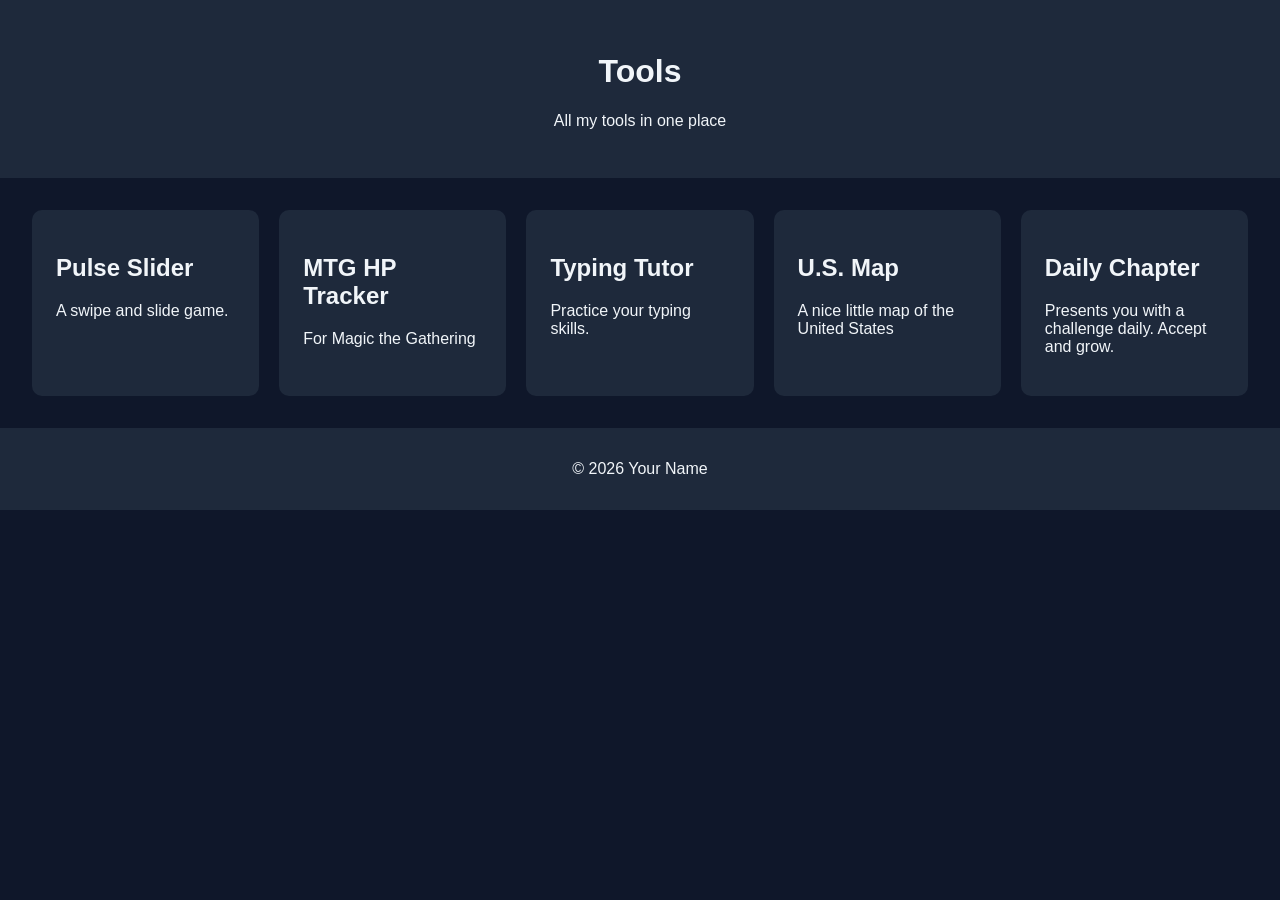
<file: index.html>
<!DOCTYPE html>
<html lang="en">
<head>
    <meta charset="UTF-8">
    <title>Night's Toolshed</title>
    <link rel="stylesheet" href="style.css">
</head>
<body>

    <!-- HEADER -->
    <header>
        <h1 id="site-title">Tools</h1>
        <p id="site-subtitle">All my tools in one place</p>
    </header>

    <!-- MAIN CONTENT -->
    <main>

        <div class="tool-grid">

            <!-- TOOL BUTTON -->
            <a href="tools/pulse_slide/pulse_slide.html" class="tool-card">
                <h2>Pulse Slider</h2>
                <p>A swipe and slide game.</p>
            </a>

            <a href="tools/mtg_tracker/mtg_tracker.html" class="tool-card">
                <h2>MTG HP Tracker</h2>
                <p>For Magic the Gathering</p>
            </a>

            <a href="tools/Typing-tutor/V2-typing_tutor.html" class="tool-card">
                <h2>Typing Tutor</h2>
                <p>Practice your typing skills.</p>
            </a>

            <a href="tools/US-map/index.html" class="tool-card">
                <h2>U.S. Map</h2>
                <p>A nice little map of the United States</p>
            </a>

            <a href="tools/Bible/bible-kjv.html" class="tool-card">
                <h2>Daily Chapter</h2>
                <p>Presents you with a challenge daily. Accept and grow.</p>
            </a>

        </div>

    </main>

    <!-- FOOTER -->
    <footer>
        <p id="footer-text">© 2026 Your Name</p>
    </footer>

</body>
</html>
</file>
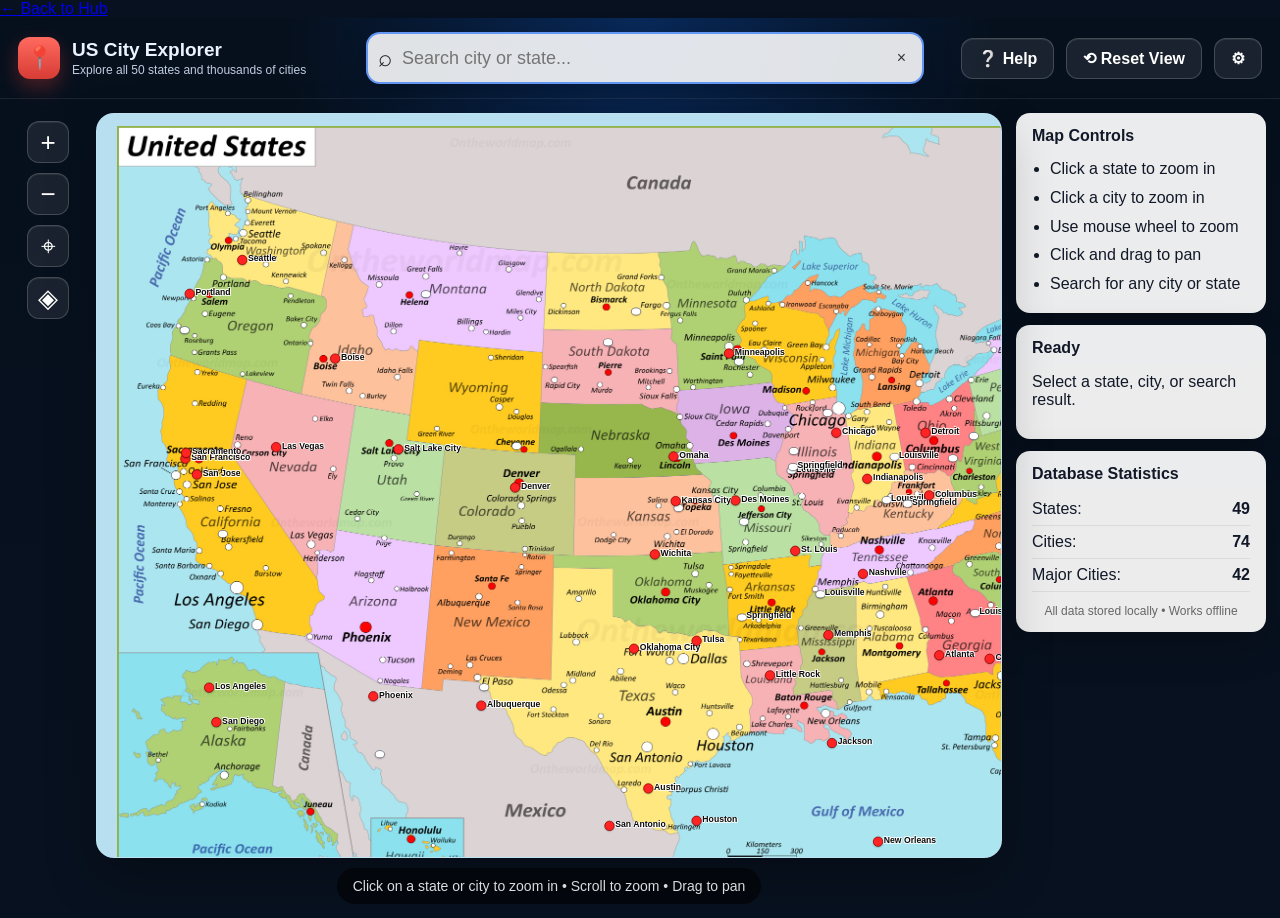
<file: tools/US-map/index.html>
<!DOCTYPE html>
<html lang="en">
<head>
  <meta charset="UTF-8">
  <meta name="viewport" content="width=device-width, initial-scale=1.0">
  <title>US City Explorer Offline</title>
  <link rel="stylesheet" href="styles.css">
</head>
<body>
	<a href="../../index.html" class="back-btn">← Back to Hub</a>
  <div class="app-shell">
    <header class="topbar">
      <div class="brand">
        <div class="brand-icon">📍</div>
        <div>
          <div class="brand-title">US City Explorer</div>
          <div class="brand-sub">Explore all 50 states and thousands of cities</div>
        </div>
      </div>

      <div class="search-wrap">
        <div class="search-box">
          <span class="search-icon">⌕</span>
          <input id="searchInput" type="text" placeholder="Search city or state..." autocomplete="off">
          <button id="searchClear" class="icon-btn search-clear" title="Clear">×</button>
        </div>
        <div id="searchDropdown" class="search-dropdown hidden"></div>
      </div>

      <div class="top-actions">
        <button id="helpBtn" class="top-btn">❔ Help</button>
        <button id="resetBtn" class="top-btn">⟲ Reset View</button>
        <button id="settingsBtn" class="top-btn">⚙</button>
      </div>
    </header>

    <main class="main-stage">
      <div class="left-tools">
        <button id="zoomInBtn" class="tool-btn">+</button>
        <button id="zoomOutBtn" class="tool-btn">−</button>
        <button id="centerBtn" class="tool-btn">⌖</button>
        <button id="toggleDotsBtn" class="tool-btn">◈</button>
      </div>

      <section class="map-stage">
        <div id="mapViewport" class="map-viewport">
          <div id="mapScene" class="map-scene">
            <img id="baseMap" src="us_map_base.png" alt="United States map">
            <div id="stateLayer" class="overlay-layer"></div>
            <div id="cityLayer" class="overlay-layer"></div>
          </div>
        </div>

        <div class="bottom-hint">Click on a state or city to zoom in • Scroll to zoom • Drag to pan</div>
      </section>

      <aside class="right-panels">
        <div class="panel controls-panel">
          <h3>Map Controls</h3>
          <ul>
            <li>Click a state to zoom in</li>
            <li>Click a city to zoom in</li>
            <li>Use mouse wheel to zoom</li>
            <li>Click and drag to pan</li>
            <li>Search for any city or state</li>
          </ul>
        </div>

        <div class="panel info-panel">
          <h3 id="infoTitle">Ready</h3>
          <p id="infoText">Select a state, city, or search result.</p>
        </div>

        <div class="panel stats-panel">
          <h3>Database Statistics</h3>
          <div class="stat-row"><span>States:</span><strong id="stateCount"></strong></div>
          <div class="stat-row"><span>Cities:</span><strong id="cityCount"></strong></div>
          <div class="stat-row"><span>Major Cities:</span><strong id="majorCount"></strong></div>
          <div class="stat-foot">All data stored locally • Works offline</div>
        </div>
      </aside>
    </main>
  </div>

  <div id="helpModal" class="modal hidden">
    <div class="modal-card">
      <h2>How to use</h2>
      <p>This app runs fully offline using your map image as the base.</p>
      <ul>
        <li>Click any highlighted state region to zoom to it.</li>
        <li>Click any city dot to zoom to that city.</li>
        <li>Type in the search bar for suggested matches.</li>
        <li>Similar names are separated by state and county.</li>
      </ul>
      <button id="closeHelpBtn" class="top-btn">Close</button>
    </div>
  </div>

  <script src="data.js"></script>
  <script src="app.js"></script>
</body>
</html>
</file>
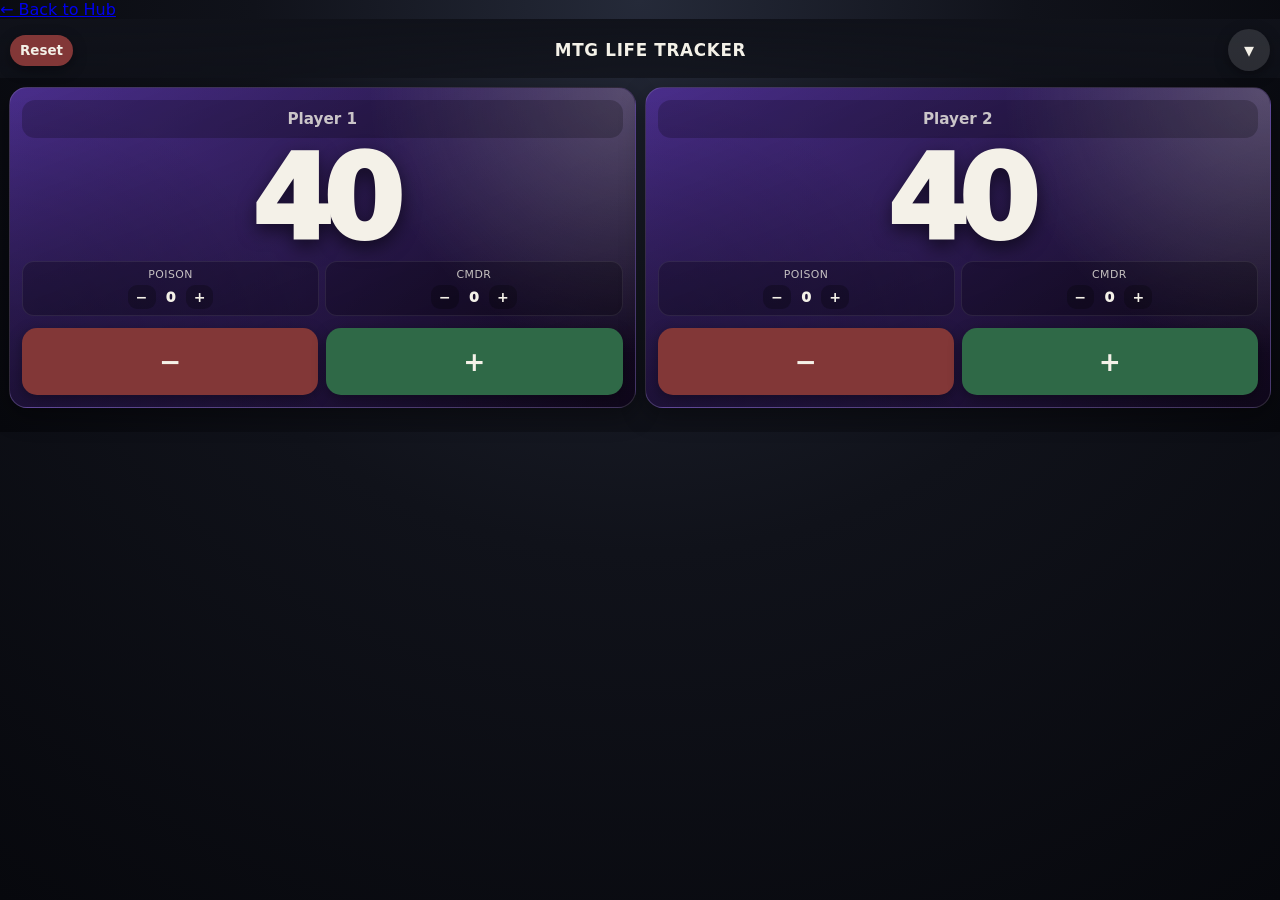
<file: tools/mtg_tracker/mtg_tracker.html>
<!DOCTYPE html>
<html lang="en">
<head>
  <meta charset="UTF-8" />
  <meta name="viewport" content="width=device-width, initial-scale=1.0, maximum-scale=1.0, user-scalable=no" />
  <title>MTG Life Tracker</title>
  <style>
    :root {
      --bg: #10121a;
      --panel: #1b1f2a;
      --panel-2: #252b38;
      --text: #f4f1e8;
      --muted: #b7b0a3;
      --accent: #caa35c;
      --danger: #d85a5a;
      --shadow: rgba(0,0,0,.35);
      --radius: 18px;
      --gap: 9px;
    }

    * { box-sizing: border-box; -webkit-tap-highlight-color: transparent; }

    html, body {
      margin: 0;
      min-height: 100%;
      background: radial-gradient(circle at top, #252a39 0%, var(--bg) 50%, #07080d 100%);
      color: var(--text);
      font-family: system-ui, -apple-system, BlinkMacSystemFont, "Segoe UI", sans-serif;
      touch-action: manipulation;
      user-select: none;
      overscroll-behavior: none;
    }

    button, input, select { font: inherit; }

    button {
      border: 0;
      border-radius: 999px;
      color: var(--text);
      background: var(--panel-2);
      padding: 10px 13px;
      cursor: pointer;
      font-weight: 800;
      box-shadow: 0 4px 14px var(--shadow);
    }

    button:active { transform: scale(.96); }

    input, select {
      border: 0;
      border-radius: 13px;
      background: var(--panel-2);
      color: var(--text);
      padding: 11px;
      min-width: 0;
    }

    header {
      position: sticky;
      top: 0;
      z-index: 10;
      padding: 10px 10px 7px;
      background: linear-gradient(to bottom, rgba(16,18,26,.98), rgba(16,18,26,.78));
      backdrop-filter: blur(8px);
      display: grid;
      gap: 8px;
    }

    .top-row {
      display: grid;
      grid-template-columns: auto 1fr auto;
      align-items: center;
      gap: 8px;
    }

    .reset-top {
      padding: 8px 10px;
      font-size: .84rem;
    }

    h1 {
      margin: 0;
      font-size: clamp(.86rem, 3.7vw, 1.05rem);
      letter-spacing: .04em;
      text-transform: uppercase;
      white-space: nowrap;
      text-align: center;
    }

    .toolbar-old {
      display: flex;
      gap: 7px;
      justify-content: flex-end;
      flex-wrap: wrap;
    }

    .toolbar-old button {
      padding: 8px 10px;
      font-size: .88rem;
    }

    .tray-wrap {
      position: relative;
      display: flex;
      justify-content: flex-end;
      align-items: center;
    }

    .tray-arrow {
      width: 42px;
      height: 42px;
      border-radius: 999px;
      padding: 0;
      font-size: 1.25rem;
      line-height: 1;
      background: rgba(255,255,255,.12);
      transition: transform .18s ease;
    }

    .tray-wrap.open .tray-arrow {
      transform: rotate(180deg);
    }

    .top-tray {
      position: absolute;
      right: 0;
      top: 48px;
      width: min(92vw, 360px);
      display: grid;
      gap: 10px;
      padding: 12px;
      border-radius: 22px;
      background: rgba(14,16,23,.96);
      border: 1px solid rgba(255,255,255,.12);
      box-shadow: 0 18px 55px rgba(0,0,0,.62);
      opacity: 0;
      transform: translateY(-8px) scale(.98);
      pointer-events: none;
      transition: opacity .18s ease, transform .18s ease;
      z-index: 40;
    }

    .tray-wrap.open .top-tray {
      opacity: 1;
      transform: translateY(0) scale(1);
      pointer-events: auto;
    }

    .tray-section {
      display: grid;
      gap: 8px;
      background: rgba(255,255,255,.055);
      border: 1px solid rgba(255,255,255,.08);
      border-radius: 16px;
      padding: 9px;
    }

    .mini-row {
      display: grid;
      grid-template-columns: 1fr 1fr;
      gap: 8px;
    }

    .settings-mini label {
      font-size: .72rem;
      color: var(--muted);
      font-weight: 850;
      text-transform: uppercase;
      letter-spacing: .05em;
    }

    .settings-mini input,
    .settings-mini select {
      margin-top: 4px;
      padding: 8px;
      border-radius: 10px;
      font-size: .9rem;
    }

    .apply-mini {
      width: 100%;
      border-radius: 12px;
      padding: 9px;
      box-shadow: none;
    }

    .gold { background: linear-gradient(135deg, #9b7433, var(--accent)); color: #16110a; }
    .red { background: #823737; }
    .green { background: #2f6947; }
    .blue { background: #344f92; }

    .rolls-bar {
      display: grid;
      grid-template-columns: repeat(4, 1fr);
      gap: 8px;
      background: rgba(255,255,255,.055);
      border: 1px solid rgba(255,255,255,.08);
      border-radius: 16px;
      padding: 9px;
    }

    .rolls-result {
      display: none;
    }

    .rolls-bar button {
      box-shadow: none;
    }

    .dice-btn {
      width: 52px;
      aspect-ratio: 1 / 1;
      justify-self: center;
      display: grid;
      place-items: center;
      padding: 0;
      background: linear-gradient(135deg, #caa35c, #755522);
      color: #15100a;
      font-weight: 950;
      font-size: .9rem;
      border-radius: 12px;
      line-height: 1;
      flex-shrink: 0;
    }

    .random-player-btn {
      grid-column: 1 / -1;
      border-radius: 13px;
      padding: 10px;
      font-size: .9rem;
    }

    .roll-overlay-backdrop {
      position: fixed;
      inset: 0;
      display: none;
      align-items: center;
      justify-content: center;
      background: rgba(0,0,0,.42);
      backdrop-filter: blur(2px);
      z-index: 60;
    }

    .roll-overlay-backdrop.open {
      display: flex;
    }

    .roll-card {
      min-width: 240px;
      max-width: min(86vw, 360px);
      min-height: 250px;
      padding: 20px;
      border-radius: 28px;
      background: rgba(18,21,30,.9);
      border: 1px solid rgba(255,255,255,.18);
      box-shadow: 0 24px 80px rgba(0,0,0,.75);
      display: grid;
      place-items: center;
      gap: 12px;
      text-align: center;
      animation: rollPop .14s ease forwards;
    }

    @keyframes rollPop {
      from { transform: scale(.92); opacity: 0; }
      to { transform: scale(1); opacity: 1; }
    }

    .roll-shape {
      width: min(34vw, 150px);
      aspect-ratio: 1 / 1;
      display: grid;
      place-items: center;
      background: linear-gradient(135deg, #caa35c, #755522);
      color: #15100a;
      font-weight: 950;
      font-size: clamp(2.2rem, 8vw, 3rem);
      text-shadow: none;
      box-shadow: 0 12px 30px rgba(0,0,0,.42);
      transform-origin: center;
      flex-shrink: 0;
    }

    .shape-d2 { border-radius: 50%; }
    .shape-d4 { clip-path: polygon(50% 0%, 0% 100%, 100% 100%); }
    .shape-d6 { border-radius: 18px; }
    .shape-d8 { clip-path: polygon(50% 0%, 100% 50%, 50% 100%, 0% 50%); }
    .shape-d10 { clip-path: polygon(50% 0%, 95% 32%, 78% 100%, 22% 100%, 5% 32%); }
    .shape-d12 { clip-path: polygon(50% 0%, 90% 20%, 100% 62%, 72% 100%, 28% 100%, 0% 62%, 10% 20%); }
    .shape-d20 { clip-path: polygon(50% 0%, 92% 25%, 92% 75%, 50% 100%, 8% 75%, 8% 25%); }
    .shape-coin {
      border-radius: 50%;
      animation: coinFlip .2s linear infinite;
    }

    .shape-spin {
      animation: shapeSpin .18s ease;
    }

    @keyframes shapeSpin {
      0% { transform: rotate(-10deg) scale(.82); opacity: .55; }
      50% { transform: rotate(6deg) scale(1.08); opacity: 1; }
      100% { transform: rotate(0deg) scale(1); opacity: 1; }
    }

    @keyframes coinFlip {
      0% { transform: rotateY(0deg); }
      100% { transform: rotateY(180deg); }
    }

    .roll-label {
      color: var(--muted);
      font-weight: 900;
      text-transform: uppercase;
      letter-spacing: .06em;
      font-size: .82rem;
    }

    .roll-result-text {
      font-size: 1.7rem;
      font-weight: 950;
    }

    main {
      padding: 9px 9px 24px;
      display: grid;
      gap: var(--gap);
      grid-template-columns: repeat(var(--cols), minmax(0, 1fr));
      align-items: stretch;
    }

    .player {
      background:
        linear-gradient(160deg, rgba(16,18,26,.38), rgba(0,0,0,.58)),
        linear-gradient(135deg, var(--pcolor1), var(--pcolor2));
      border: 1px solid rgba(255,255,255,.13);
      border-radius: var(--radius);
      padding: clamp(7px, 2.4vw, 12px);
      display: flex;
      flex-direction: column;
      gap: clamp(6px, 1.6vw, 10px);
      min-height: var(--card-min);
      box-shadow: 0 8px 24px var(--shadow);
      position: relative;
      overflow: hidden;
    }

    .player::before {
      content: "";
      position: absolute;
      inset: 0;
      background:
        radial-gradient(circle at top right, rgba(255,255,255,.24), transparent 38%),
        radial-gradient(circle at bottom left, rgba(0,0,0,.35), transparent 45%);
      pointer-events: none;
    }

    .player > * { position: relative; z-index: 1; }

    .name {
      width: 100%;
      text-align: center;
      font-weight: 900;
      background: rgba(0,0,0,.22);
      padding: clamp(7px, 2vw, 10px);
      font-size: var(--name-size);
      user-select: text;
    }

    .name::placeholder {
      color: rgba(244,241,232,.8);
    }

    .life {
      text-align: center;
      font-size: var(--life-size);
      font-weight: 950;
      line-height: .86;
      letter-spacing: -.08em;
      text-shadow: 0 7px 18px rgba(0,0,0,.55);
      margin: 2px 0;
    }

    .tally {
      position: absolute;
      left: 50%;
      top: 47%;
      transform: translate(-50%, -50%) scale(.96);
      min-width: 74px;
      padding: 9px 14px;
      border-radius: 999px;
      background: rgba(0,0,0,.62);
      border: 1px solid rgba(255,255,255,.22);
      color: var(--text);
      text-align: center;
      font-weight: 950;
      font-size: var(--tally-size);
      opacity: 0;
      pointer-events: none;
      box-shadow: 0 10px 28px rgba(0,0,0,.45);
      transition: opacity .22s ease, transform .22s ease;
      z-index: 4;
    }

    .tally.show {
      opacity: 1;
      transform: translate(-50%, -50%) scale(1);
    }

    .tally.fade {
      opacity: 0;
      transform: translate(-50%, -70%) scale(.9);
      transition: opacity .75s ease, transform .75s ease;
    }

    .tally.positive {
      color: #9cffbd;
    }

    .tally.negative {
      color: #ff9c9c;
    }

    .stats {
      display: grid;
      grid-template-columns: 1fr 1fr;
      gap: 6px;
      margin-top: auto;
    }

    .stat {
      background: rgba(0,0,0,.24);
      border: 1px solid rgba(255,255,255,.08);
      border-radius: 12px;
      padding: 6px 4px;
      text-align: center;
    }

    .stat-label {
      font-size: var(--label-size);
      color: rgba(244,241,232,.78);
      text-transform: uppercase;
      letter-spacing: .04em;
      margin-bottom: 4px;
      overflow: hidden;
      text-overflow: ellipsis;
    }

    .stat-controls {
      display: flex;
      align-items: center;
      justify-content: center;
      gap: 5px;
    }

    .stat-controls button {
      padding: 4px 8px;
      border-radius: 9px;
      box-shadow: none;
      font-size: var(--small-size);
      background: rgba(0,0,0,.25);
    }

    .stat-value {
      min-width: 20px;
      font-weight: 950;
      font-size: var(--small-size);
    }

    .life-controls {
      display: grid;
      grid-template-columns: 1fr 1fr;
      gap: 8px;
      margin-top: 2px;
    }

    .life-controls button {
      border-radius: 15px;
      font-size: var(--btn-size);
      padding: var(--btn-pad) 4px;
    }

    .dead {
      outline: 2px solid var(--danger);
      filter: grayscale(.25);
    }

    .dead .life { color: #ff8b8b; }

    .counter-popup {
      position: fixed;
      left: 50%;
      top: 50%;
      width: min(88vw, 320px);
      transform: translate(-50%, -50%) scale(.96);
      background: #171b25;
      color: var(--text);
      border: 1px solid rgba(255,255,255,.16);
      border-radius: 22px;
      padding: 16px;
      box-shadow: 0 20px 70px rgba(0,0,0,.72);
      z-index: 30;
      display: none;
    }

    .counter-popup.open {
      display: block;
      animation: popIn .14s ease forwards;
    }

    @keyframes popIn {
      to { transform: translate(-50%, -50%) scale(1); }
    }

    .counter-backdrop {
      position: fixed;
      inset: 0;
      background: rgba(0,0,0,.56);
      backdrop-filter: blur(2px);
      z-index: 29;
      display: none;
    }

    .counter-backdrop.open {
      display: block;
    }

    .counter-title {
      font-weight: 950;
      font-size: 1.15rem;
      margin-bottom: 12px;
      text-align: center;
    }

    .popup-stat {
      background: rgba(255,255,255,.07);
      border: 1px solid rgba(255,255,255,.09);
      border-radius: 16px;
      padding: 12px;
      margin-bottom: 10px;
    }

    .popup-stat-label {
      color: var(--muted);
      font-weight: 900;
      text-transform: uppercase;
      letter-spacing: .05em;
      font-size: .78rem;
      text-align: center;
      margin-bottom: 8px;
    }

    .popup-stat-controls {
      display: grid;
      grid-template-columns: 1fr 70px 1fr;
      gap: 8px;
      align-items: center;
    }

    .popup-stat-controls button {
      border-radius: 14px;
      font-size: 1.3rem;
      padding: 12px;
    }

    .popup-stat-value {
      text-align: center;
      font-weight: 950;
      font-size: 1.65rem;
    }

    body.compact-counters .stats {
      display: none;
    }

    body.compact-counters .life {
      cursor: pointer;
    }

    body.compact-counters .life::after {
      content: "tap for counters";
      display: block;
      font-size: .55rem;
      letter-spacing: .08em;
      text-transform: uppercase;
      color: rgba(244,241,232,.72);
      margin-top: 6px;
      font-weight: 800;
    }

    dialog {
      width: min(92vw, 440px);
      border: 1px solid rgba(255,255,255,.13);
      border-radius: 22px;
      background: #171b25;
      color: var(--text);
      box-shadow: 0 20px 60px rgba(0,0,0,.65);
      padding: 17px;
    }

    dialog::backdrop {
      background: rgba(0,0,0,.62);
      backdrop-filter: blur(3px);
    }

    dialog h2 { margin: 0 0 14px; }

    .settings-grid {
      display: grid;
      gap: 13px;
    }

    label {
      display: grid;
      gap: 6px;
      color: var(--muted);
      font-weight: 800;
      font-size: .9rem;
    }

    .inline-row {
      display: grid;
      grid-template-columns: 1fr 1fr;
      gap: 9px;
    }

    .dialog-row {
      display: flex;
      gap: 8px;
      justify-content: flex-end;
      margin-top: 16px;
      flex-wrap: wrap;
    }

    .hint {
      color: var(--muted);
      font-size: .82rem;
      line-height: 1.35;
      margin: 3px 0 0;
    }

    body.scale-large {
      --cols: 1;
      --card-min: 245px;
      --life-size: clamp(4.3rem, 19vw, 7.2rem);
      --btn-size: 1.65rem;
      --btn-pad: 18px;
      --small-size: .88rem;
      --label-size: .68rem;
      --name-size: .95rem;
      --tally-size: 1.7rem;
    }

    body.scale-medium {
      --cols: 2;
      --card-min: 218px;
      --life-size: clamp(3.25rem, 15vw, 5.3rem);
      --btn-size: 1.35rem;
      --btn-pad: 14px;
      --small-size: .78rem;
      --label-size: .62rem;
      --name-size: .82rem;
      --tally-size: 1.35rem;
    }

    body.scale-small {
      --cols: 2;
      --card-min: 168px;
      --life-size: clamp(2.45rem, 11vw, 4.1rem);
      --btn-size: 1.05rem;
      --btn-pad: 10px;
      --small-size: .68rem;
      --label-size: .55rem;
      --name-size: .72rem;
      --tally-size: 1.1rem;
      --radius: 15px;
      --gap: 7px;
    }

    body.scale-tiny {
      --cols: 3;
      --card-min: 142px;
      --life-size: clamp(2rem, 8.5vw, 3.2rem);
      --btn-size: .9rem;
      --btn-pad: 8px;
      --small-size: .6rem;
      --label-size: .48rem;
      --name-size: .62rem;
      --tally-size: .95rem;
      --radius: 13px;
      --gap: 6px;
    }

    body.scale-tiny .stat { padding: 4px 2px; }
    body.scale-tiny .stat-controls button { padding: 2px 6px; }

    @media (orientation: landscape) {
      body.scale-large { --cols: 2; }
      body.scale-medium { --cols: 3; }
      body.scale-small { --cols: 4; }
      body.scale-tiny { --cols: 5; }
    }
  </style>
</head>
<body class="scale-large">
  <a href="../../index.html" class="back-btn">← Back to Hub</a>
  <header>
    <div class="top-row">
      <button class="red reset-top" onclick="resetGame()">Reset</button>
      <h1>MTG Life Tracker</h1>
      <div class="tray-wrap">
        <button id="trayArrow" class="tray-arrow" onclick="toggleTray()" aria-label="Open menu">▾</button>
        <div id="topTray" class="top-tray">
          <div class="tray-section settings-mini">
            <div class="mini-row">
              <label>
                Players
                <input id="quickPlayerCount" type="number" min="1" max="99" step="1" inputmode="numeric" />
              </label>
              <label>
                Life
                <input id="quickStartingLife" type="number" min="1" max="999" step="1" inputmode="numeric" />
              </label>
            </div>
            <label>
              Commander
              <select id="quickCommanderSlots">
                <option value="on">On</option>
                <option value="off">Off</option>
              </select>
            </label>
            <button class="gold apply-mini" onclick="applyQuickSettings()">Apply</button>
          </div>

          <div id="rollsBar" class="rolls-bar open">
            <button class="dice-btn shape-d2" onclick="rollDie(2)">2</button>
            <button class="dice-btn shape-d4" onclick="rollDie(4)">4</button>
            <button class="dice-btn shape-d6" onclick="rollDie(6)">6</button>
            <button class="dice-btn shape-d8" onclick="rollDie(8)">8</button>
            <button class="dice-btn shape-d10" onclick="rollDie(10)">10</button>
            <button class="dice-btn shape-d12" onclick="rollDie(12)">12</button>
            <button class="dice-btn shape-d20" onclick="rollDie(20)">20</button>
            <button class="random-player-btn" onclick="rollRandomPlayer()">Random Player</button>
          </div>
        </div>
      </div>
    </div>
  </header>

  <main id="board"></main>

  <div id="rollOverlay" class="roll-overlay-backdrop" onclick="hideRollOverlay()">
    <div class="roll-card">
      <div id="rollShape" class="roll-shape shape-d6">?</div>
      <div id="rollLabel" class="roll-label">Rolling</div>
      <div id="rollResultText" class="roll-result-text">Tap to close</div>
    </div>
  </div>

  <div id="counterBackdrop" class="counter-backdrop" onclick="closeCounterMenu()"></div>
  <div id="counterPopup" class="counter-popup">
    <div id="counterTitle" class="counter-title">Player Counters</div>

    <div class="popup-stat">
      <div class="popup-stat-label">Poison</div>
      <div class="popup-stat-controls">
        <button class="red" onclick="changePopupPoison(-1)">−</button>
        <div id="popupPoison" class="popup-stat-value">0</div>
        <button class="green" onclick="changePopupPoison(1)">+</button>
      </div>
    </div>

    <div id="popupCommanderBlock" class="popup-stat">
      <div class="popup-stat-label">Commander Damage</div>
      <div class="popup-stat-controls">
        <button class="red" onclick="changePopupCommander(-1)">−</button>
        <div id="popupCommander" class="popup-stat-value">0</div>
        <button class="green" onclick="changePopupCommander(1)">+</button>
      </div>
    </div>

    <button style="width:100%; margin-top:4px;" onclick="closeCounterMenu()">Close</button>
  </div>

  <dialog id="settingsDialog">
    <h2>Game Setup</h2>
    <div class="settings-grid">
      <div class="inline-row">
        <label>
          Players
          <input id="playerCount" type="number" min="1" max="99" step="1" inputmode="numeric" />
        </label>

        <label>
          Starting Life
          <input id="startingLife" type="number" min="1" max="999" step="1" inputmode="numeric" />
        </label>
      </div>

      <label>
        Commander Damage
        <select id="commanderSlots">
          <option value="on">On</option>
          <option value="off">Off</option>
        </select>
      </label>

      <p class="hint">Player names now use placeholder text, so you can tap a name field and start typing immediately.</p>
    </div>

    <div class="dialog-row">
      <button onclick="closeSettings()">Cancel</button>
      <button class="green" onclick="applySettings()">Apply</button>
    </div>
  </dialog>

  <script>
    const board = document.getElementById("board");
    const settingsDialog = document.getElementById("settingsDialog");
    const topTray = document.getElementById("topTray");
    const trayArrow = document.getElementById("trayArrow");
    const rollsBar = document.getElementById("rollsBar");
    const quickPlayerCount = document.getElementById("quickPlayerCount");
    const quickStartingLife = document.getElementById("quickStartingLife");
    const quickCommanderSlots = document.getElementById("quickCommanderSlots");
    const rollOverlay = document.getElementById("rollOverlay");
    const rollShape = document.getElementById("rollShape");
    const rollLabel = document.getElementById("rollLabel");
    const rollResultText = document.getElementById("rollResultText");
    const counterBackdrop = document.getElementById("counterBackdrop");
    const counterPopup = document.getElementById("counterPopup");
    const counterTitle = document.getElementById("counterTitle");
    const popupPoison = document.getElementById("popupPoison");
    const popupCommander = document.getElementById("popupCommander");
    const popupCommanderBlock = document.getElementById("popupCommanderBlock");

    let activeCounterPlayer = null;

    const colorPool = [
      ["#6d3fd1", "#24113f"],
      ["#b94040", "#3d1515"],
      ["#2e8b58", "#123321"],
      ["#2e63bf", "#101f46"],
      ["#b7842d", "#3b2710"],
      ["#b24a8e", "#3b1231"],
      ["#249ca3", "#10353d"],
      ["#6f9841", "#253515"],
      ["#c76a2a", "#43200f"],
      ["#6b6fd1", "#20224b"],
      ["#7a3b2c", "#2b1510"],
      ["#3f8f7a", "#12352c"],
      ["#8057b8", "#241639"],
      ["#a8485a", "#341820"]
    ];

    let state = loadState() || createDefaultState();
    let tallyState = {};

    function createDefaultState() {
      return {
        playerCount: 2,
        startingLife: 40,
        commanderSlots: true,
        players: createPlayers(2, 40)
      };
    }

    function createPlayers(count, life) {
      return Array.from({ length: count }, (_, i) => ({
        name: "",
        defaultName: `Player ${i + 1}`,
        life,
        poison: 0,
        commander: 0,
        colors: randomColorPair()
      }));
    }

    function randomColorPair() {
      return colorPool[Math.floor(Math.random() * colorPool.length)];
    }

    function normalizePlayer(player, index) {
      if (!player.defaultName) player.defaultName = `Player ${index + 1}`;
      if (player.name === undefined || player.name === player.defaultName) player.name = "";
      if (!Array.isArray(player.colors)) player.colors = randomColorPair();
      if (typeof player.life !== "number") player.life = state.startingLife || 40;
      if (typeof player.poison !== "number") player.poison = 0;
      if (typeof player.commander !== "number") player.commander = 0;
      return player;
    }

    function saveState() {
      localStorage.setItem("mtgLifeTrackerCustomStateV3", JSON.stringify(state));
    }

    function loadState() {
      try {
        const saved = JSON.parse(localStorage.getItem("mtgLifeTrackerCustomStateV3"));
        if (!saved || !Array.isArray(saved.players)) return migrateOldState();

        saved.playerCount = clamp(Number(saved.playerCount) || 2, 1, 99);
        saved.startingLife = clamp(Number(saved.startingLife) || 40, 1, 999);
        saved.commanderSlots = saved.commanderSlots !== false;

        while (saved.players.length < saved.playerCount) {
          saved.players.push({
            name: "",
            defaultName: `Player ${saved.players.length + 1}`,
            life: saved.startingLife,
            poison: 0,
            commander: 0,
            colors: randomColorPair()
          });
        }

        saved.players = saved.players.map(normalizePlayer);
        return saved;
      } catch {
        return migrateOldState();
      }
    }

    function migrateOldState() {
      try {
        const old = JSON.parse(localStorage.getItem("mtgLifeTrackerCustomState"));
        if (!old || !Array.isArray(old.players)) return null;

        old.playerCount = clamp(Number(old.playerCount) || 2, 1, 99);
        old.startingLife = clamp(Number(old.startingLife) || 40, 1, 999);
        old.commanderSlots = old.commanderSlots !== false;
        old.players = old.players.slice(0, old.playerCount).map((p, i) => ({
          name: p.name && p.name !== `Player ${i + 1}` ? p.name : "",
          defaultName: `Player ${i + 1}`,
          life: typeof p.life === "number" ? p.life : old.startingLife,
          poison: typeof p.poison === "number" ? p.poison : 0,
          commander: typeof p.commander === "number" ? p.commander : 0,
          colors: randomColorPair()
        }));

        while (old.players.length < old.playerCount) {
          old.players.push({
            name: "",
            defaultName: `Player ${old.players.length + 1}`,
            life: old.startingLife,
            poison: 0,
            commander: 0,
            colors: randomColorPair()
          });
        }

        return old;
      } catch {
        return null;
      }
    }

    function render() {
      applyScaleMode();
      board.innerHTML = "";

      state.players.slice(0, state.playerCount).forEach((player, index) => {
        normalizePlayer(player, index);

        const section = document.createElement("section");
        section.className = `player ${player.life <= 0 ? "dead" : ""}`;
        section.style.setProperty("--pcolor1", player.colors[0]);
        section.style.setProperty("--pcolor2", player.colors[1]);

        section.innerHTML = `
          <input
            class="name"
            value="${escapeHtml(player.name)}"
            placeholder="${escapeHtml(player.defaultName)}"
            onfocus="this.select()"
            onchange="renamePlayer(${index}, this.value)"
            onblur="renamePlayer(${index}, this.value)"
          />

          <div id="life-${index}" class="life" onclick="openCounterMenu(${index})">${player.life}</div>
          <div id="tally-${index}" class="tally"></div>

          <div class="stats">
            <div class="stat">
              <div class="stat-label">Poison</div>
              <div class="stat-controls">
                <button onclick="changePoison(${index}, -1)">−</button>
                <span id="poison-${index}" class="stat-value">${player.poison}</span>
                <button onclick="changePoison(${index}, 1)">+</button>
              </div>
            </div>

            <div class="stat" style="display:${state.commanderSlots ? "block" : "none"}">
              <div class="stat-label">Cmdr</div>
              <div class="stat-controls">
                <button onclick="changeCommander(${index}, -1)">−</button>
                <span id="commander-${index}" class="stat-value">${player.commander}</span>
                <button onclick="changeCommander(${index}, 1)">+</button>
              </div>
            </div>
          </div>

          <div class="life-controls">
            <button class="red" onpointerdown="changeLife(${index}, -1)">−</button>
            <button class="green" onpointerdown="changeLife(${index}, 1)">+</button>
          </div>
        `;

        board.appendChild(section);
      });

      saveState();
    }

    function applyScaleMode() {
      document.body.classList.remove("scale-large", "scale-medium", "scale-small", "scale-tiny", "compact-counters");

      if (state.playerCount > 6) {
        document.body.classList.add("compact-counters");
      }

      if (state.playerCount <= 2) {
        document.body.classList.add("scale-large");
      } else if (state.playerCount <= 4) {
        document.body.classList.add("scale-medium");
      } else if (state.playerCount <= 8) {
        document.body.classList.add("scale-small");
      } else {
        document.body.classList.add("scale-tiny");
      }
    }

    function changeLife(index, amount) {
      state.players[index].life += amount;

      const lifeEl = document.getElementById(`life-${index}`);
      if (lifeEl) lifeEl.textContent = state.players[index].life;

      const card = lifeEl ? lifeEl.closest(".player") : null;
      if (card) {
        card.classList.toggle("dead", state.players[index].life <= 0);
      }

      updateTally(index, amount);
      vibrate();
      saveState();
      showTally(index);
    }

    function updateTally(index, amount) {
      if (!tallyState[index]) {
        tallyState[index] = {
          total: 0,
          fadeTimer: null,
          clearTimer: null
        };
      }

      tallyState[index].total += amount;

      clearTimeout(tallyState[index].fadeTimer);
      clearTimeout(tallyState[index].clearTimer);

      tallyState[index].fadeTimer = setTimeout(() => {
        const el = document.getElementById(`tally-${index}`);
        if (el) {
          el.classList.remove("show");
          el.classList.add("fade");
        }

        tallyState[index].clearTimer = setTimeout(() => {
          if (tallyState[index]) tallyState[index].total = 0;
          const clearEl = document.getElementById(`tally-${index}`);
          if (clearEl) {
            clearEl.textContent = "";
            clearEl.className = "tally";
          }
        }, 780);
      }, 950);
    }

    function showTally(index) {
      const data = tallyState[index];
      const el = document.getElementById(`tally-${index}`);
      if (!data || !el || data.total === 0) return;

      el.textContent = data.total > 0 ? `+${data.total}` : `${data.total}`;
      el.className = `tally show ${data.total > 0 ? "positive" : "negative"}`;
    }

    function changePoison(index, amount) {
      state.players[index].poison = Math.max(0, state.players[index].poison + amount);

      const poisonEl = document.getElementById(`poison-${index}`);
      if (poisonEl) poisonEl.textContent = state.players[index].poison;
      if (activeCounterPlayer === index && popupPoison) popupPoison.textContent = state.players[index].poison;

      vibrate();
      saveState();
    }

    function changeCommander(index, amount) {
      state.players[index].commander = Math.max(0, state.players[index].commander + amount);

      const commanderEl = document.getElementById(`commander-${index}`);
      if (commanderEl) commanderEl.textContent = state.players[index].commander;
      if (activeCounterPlayer === index && popupCommander) popupCommander.textContent = state.players[index].commander;

      vibrate();
      saveState();
    }

    function renamePlayer(index, value) {
      state.players[index].name = value.trim();
      saveState();
    }

    function openSettings() {
      document.getElementById("playerCount").value = state.playerCount;
      document.getElementById("startingLife").value = state.startingLife;
      document.getElementById("commanderSlots").value = state.commanderSlots ? "on" : "off";
      settingsDialog.showModal();
    }

    function closeSettings() {
      settingsDialog.close();
    }

    function applySettings() {
      const newCount = clamp(Number(document.getElementById("playerCount").value) || 2, 1, 99);
      const newLife = clamp(Number(document.getElementById("startingLife").value) || 40, 1, 999);
      const oldPlayers = state.players;

      state.playerCount = newCount;
      state.startingLife = newLife;
      state.commanderSlots = document.getElementById("commanderSlots").value === "on";

      state.players = Array.from({ length: newCount }, (_, i) => {
        return normalizePlayer(oldPlayers[i] || {
          name: "",
          defaultName: `Player ${i + 1}`,
          life: newLife,
          poison: 0,
          commander: 0,
          colors: randomColorPair()
        }, i);
      });

      const shouldReset = confirm("Apply settings and reset all visible players to the starting life?");
      if (shouldReset) {
        state.players.forEach((p, i) => {
          p.life = newLife;
          p.poison = 0;
          p.commander = 0;
          p.defaultName = `Player ${i + 1}`;
        });
      }

      saveState();
      render();
      closeSettings();
    }

    function resetGame() {
      const ok = confirm("Reset all visible players to the starting life?");
      if (!ok) return;

      state.players.forEach((p, i) => {
        p.life = state.startingLife;
        p.poison = 0;
        p.commander = 0;
        p.defaultName = `Player ${i + 1}`;
      });

      saveState();
      render();
    }

    function openCounterMenu(index) {
      if (state.playerCount <= 6) return;

      activeCounterPlayer = index;
      const player = state.players[index];

      counterTitle.textContent = player.name || player.defaultName || `Player ${index + 1}`;
      popupPoison.textContent = player.poison;
      popupCommander.textContent = player.commander;
      popupCommanderBlock.style.display = state.commanderSlots ? "block" : "none";

      counterBackdrop.classList.add("open");
      counterPopup.classList.add("open");
    }

    function closeCounterMenu() {
      activeCounterPlayer = null;
      counterBackdrop.classList.remove("open");
      counterPopup.classList.remove("open");
    }

    function changePopupPoison(amount) {
      if (activeCounterPlayer === null) return;
      changePoison(activeCounterPlayer, amount);
    }

    function changePopupCommander(amount) {
      if (activeCounterPlayer === null) return;
      changeCommander(activeCounterPlayer, amount);
    }

    function toggleTray() {
      const wrap = document.querySelector(".tray-wrap");
      wrap.classList.toggle("open");
      if (wrap.classList.contains("open")) syncQuickSettings();
    }

    function closeTray() {
      document.querySelector(".tray-wrap").classList.remove("open");
    }

    function syncQuickSettings() {
      quickPlayerCount.value = state.playerCount;
      quickStartingLife.value = state.startingLife;
      quickCommanderSlots.value = state.commanderSlots ? "on" : "off";
    }

    function applyQuickSettings() {
      const newCount = clamp(Number(quickPlayerCount.value) || 2, 1, 99);
      const newLife = clamp(Number(quickStartingLife.value) || 40, 1, 999);
      const oldPlayers = state.players;

      state.playerCount = newCount;
      state.startingLife = newLife;
      state.commanderSlots = quickCommanderSlots.value === "on";

      state.players = Array.from({ length: newCount }, (_, i) => {
        return normalizePlayer(oldPlayers[i] || {
          name: "",
          defaultName: `Player ${i + 1}`,
          life: newLife,
          poison: 0,
          commander: 0,
          colors: randomColorPair()
        }, i);
      });

      const shouldReset = confirm("Apply settings and reset all visible players to the starting life?");
      if (shouldReset) {
        state.players.forEach((p, i) => {
          p.life = newLife;
          p.poison = 0;
          p.commander = 0;
          p.defaultName = `Player ${i + 1}`;
        });
      }

      saveState();
      render();
      closeTray();
    }

    function closeRolls() {
      // Rolls are always visible inside the all-in-one pop-out.
    }

    function rollDie(sides) {
      closeRolls();
      closeTray();

      const finalResult = Math.floor(Math.random() * sides) + 1;
      const sequence = Array.from({ length: 5 }, () => Math.floor(Math.random() * sides) + 1);
      sequence.push(finalResult);

      animateRoll({
        label: `D${sides}`,
        shapeClass: `shape-d${sides}`,
        sequence,
        finalText: `D${sides}: ${finalResult}`,
        resultText: value => String(value)
      });

      vibrate();
    }

    function flipCoin() {
      closeRolls();
      closeTray();

      const finalResult = Math.random() < 0.5 ? "Heads" : "Tails";
      const options = ["Heads", "Tails"];
      const sequence = Array.from({ length: 5 }, () => options[Math.floor(Math.random() * 2)]);
      sequence.push(finalResult);

      animateRoll({
        label: "Coin Toss",
        shapeClass: "shape-coin",
        sequence,
        finalText: `Coin: ${finalResult}`,
        resultText: value => value === "Heads" ? "H" : "T"
      });

      vibrate();
    }

    function rollRandomPlayer() {
      closeRolls();
      closeTray();

      const players = state.players.slice(0, state.playerCount).map((player, index) => ({
        index,
        label: player.name || player.defaultName || `Player ${index + 1}`
      }));

      const sequence = shuffle(players);
      const finalPlayer = sequence[sequence.length - 1];

      animateRoll({
        label: "Random Player",
        shapeClass: "shape-d20",
        sequence,
        finalText: `First Player: ${finalPlayer.label}`,
        resultText: player => player.label
      });

      vibrate();
    }

    function animateRoll({ label, shapeClass, sequence, finalText, resultText }) {
      rollOverlay.classList.add("open");
      rollLabel.textContent = label;
      rollResultText.textContent = "Rolling...";
      rollShape.className = `roll-shape ${shapeClass}`;

      let step = 0;

      const tick = () => {
        const value = sequence[step];
        rollShape.textContent = resultText(value);
        rollShape.classList.remove("shape-spin");
        void rollShape.offsetWidth;
        rollShape.classList.add("shape-spin");

        step++;

        if (step < sequence.length) {
          setTimeout(tick, 320);
        } else {
          setTimeout(() => {
            rollResultText.textContent = finalText;
            rollShape.classList.remove("shape-spin");
          }, 220);
        }
      };

      tick();
    }

    function hideRollOverlay() {
      rollOverlay.classList.remove("open");
    }

    function shuffle(array) {
      const copy = [...array];

      for (let i = copy.length - 1; i > 0; i--) {
        const j = Math.floor(Math.random() * (i + 1));
        [copy[i], copy[j]] = [copy[j], copy[i]];
      }

      return copy;
    }

    function clamp(num, min, max) {
      return Math.min(max, Math.max(min, num));
    }

    function vibrate() {
      if (navigator.vibrate) navigator.vibrate(18);
    }

    function escapeHtml(text) {
      return String(text)
        .replaceAll("&", "&amp;")
        .replaceAll("<", "&lt;")
        .replaceAll(">", "&gt;")
        .replaceAll('"', "&quot;")
        .replaceAll("'", "&#039;");
    }

    render();
  </script>
</body>
</html>
</file>
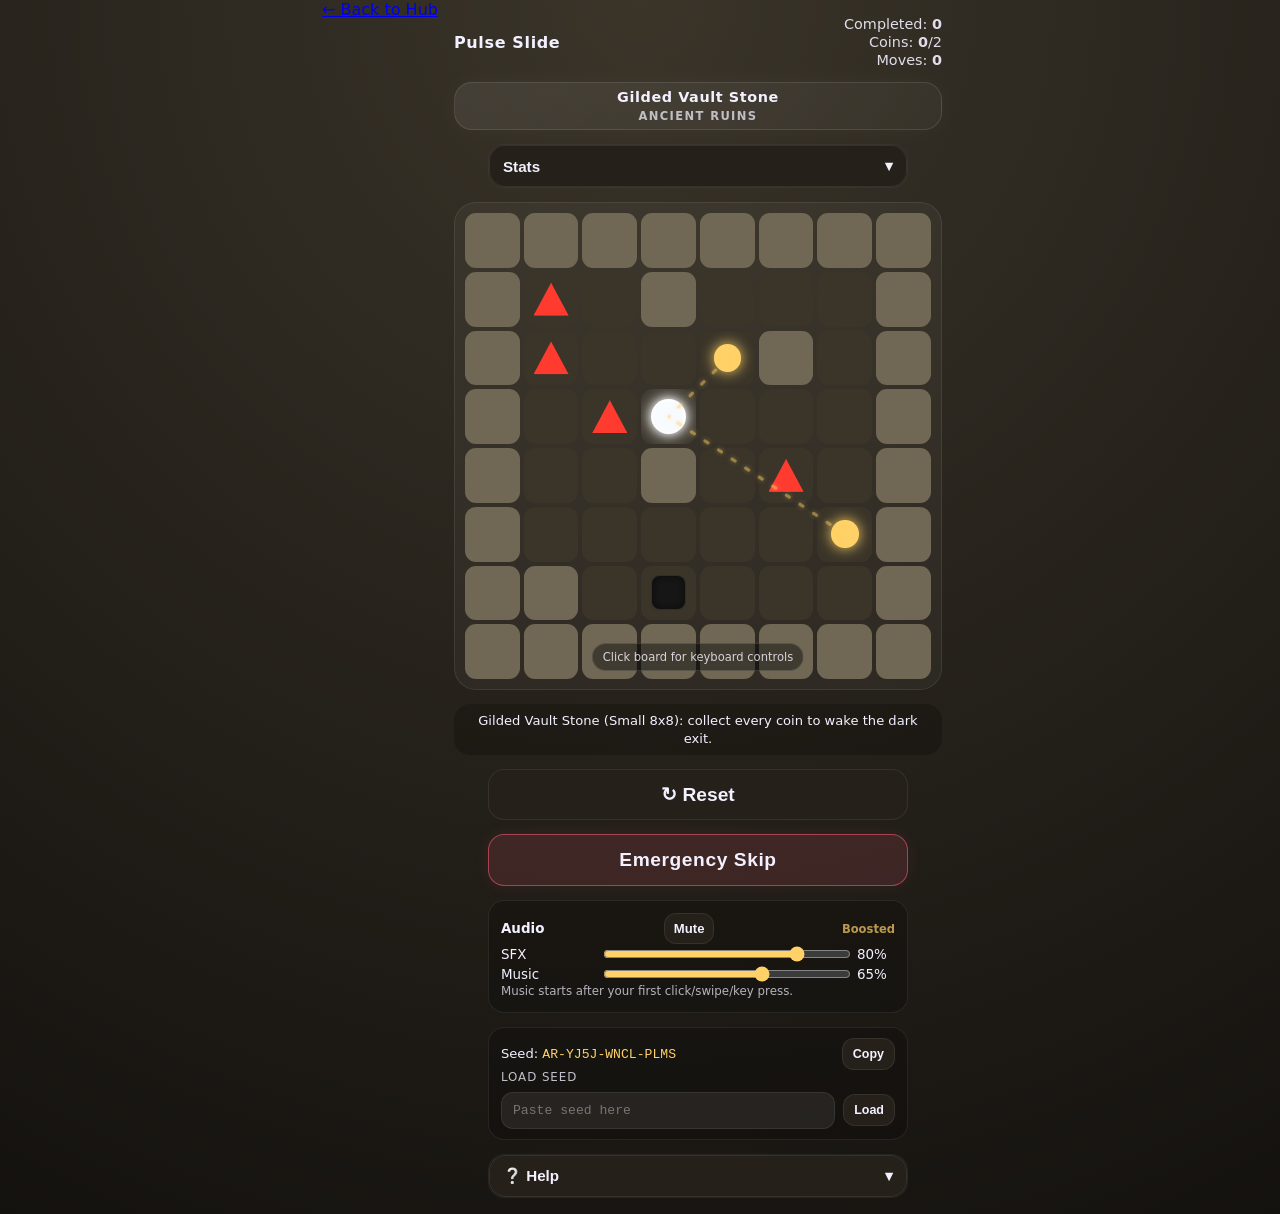
<file: tools/pulse_slide/pulse_slide.html>
<!DOCTYPE html>
<html lang="en">
<head>
<meta charset="UTF-8" />
<meta name="viewport" content="width=device-width, initial-scale=1.0, maximum-scale=1.0, user-scalable=no" />
<title>Pulse Slide Puzzle - Themed Endless</title>
<style>
  :root {
    --bg: #12121a;
    --panel: #1d1d2a;
    --grid: #2e2e42;
    --text: #f3f0ff;
    --wall: #55556b;
    --player: #f8fbff;
    --coin: #ffd166;
    --spike: #ff4d2e;
    --exit: #6ee7b7;
    --tether: rgba(255, 209, 102, 0.42);
  }

  * { box-sizing: border-box; -webkit-tap-highlight-color: transparent; }

  body {
    margin: 0;
    min-height: 100vh;
    background: radial-gradient(circle at top, #202033, var(--bg));
    color: var(--text);
    font-family: system-ui, Arial, sans-serif;
    display: flex;
    justify-content: center;
  }

  .app {
    width: min(100vw, 520px);
    min-height: 100vh;
    padding: 16px;
    display: flex;
    flex-direction: column;
    gap: 14px;
  }

  header {
    display: flex;
    justify-content: space-between;
    align-items: center;
    gap: 10px;
  }

  h1 {
    font-size: 1.25rem;
    margin: 0;
    letter-spacing: 0.04em;
  }

  .stats {
    font-size: 0.9rem;
    opacity: 0.9;
    text-align: right;
  }

  .top-stats {
    display: grid;
    gap: 2px;
  }

  .level-name {
    text-align: center;
    background: linear-gradient(135deg, rgba(255,255,255,0.08), rgba(255,255,255,0.035));
    border: 1px solid rgba(255,255,255,0.10);
    border-radius: 18px;
    padding: 10px 12px;
    font-size: 1.05rem;
    font-weight: 800;
    letter-spacing: 0.04em;
    box-shadow: 0 0 28px rgba(255,255,255,0.035);
  }

  .region-name {
    display: block;
    margin-top: 4px;
    font-size: 0.72rem;
    font-weight: 700;
    letter-spacing: 0.12em;
    text-transform: uppercase;
    opacity: 0.72;
  }

  .region-popup {
    position: fixed;
    left: 50%;
    top: 18px;
    z-index: 20;
    width: min(calc(100vw - 32px), 430px);
    padding: 16px;
    border-radius: 20px;
    background: rgba(12,12,18,0.92);
    border: 1px solid rgba(255,255,255,0.18);
    color: var(--text);
    text-align: center;
    box-shadow: 0 20px 50px rgba(0,0,0,0.35), 0 0 30px var(--player);
    transform: translate(-50%, -140%);
    opacity: 0;
    pointer-events: none;
    transition: transform 260ms ease, opacity 260ms ease;
  }

  .region-popup.show {
    transform: translate(-50%, 0);
    opacity: 1;
  }

  .region-popup strong {
    display: block;
    margin: 5px 0 2px;
    font-size: 1.15rem;
  }

  .region-popup span {
    font-size: 0.88rem;
    opacity: 0.82;
  }

  .stats-panel {
    background: rgba(0,0,0,0.20);
    border: 1px solid rgba(255,255,255,0.08);
    border-radius: 16px;
    overflow: hidden;
  }

  .stats-toggle {
    width: 100%;
    display: flex;
    justify-content: space-between;
    align-items: center;
    padding: 12px 14px;
    font-size: 0.95rem;
    border-radius: 16px;
  }

  .stats-grid {
    display: none;
    grid-template-columns: repeat(2, 1fr);
    gap: 8px;
    padding: 0 12px 12px;
  }

  .stats-panel.open .stats-grid {
    display: grid;
  }

  .stat-card {
    background: rgba(255,255,255,0.05);
    border-radius: 12px;
    padding: 10px;
    font-size: 0.85rem;
  }

  .stat-card strong {
    display: block;
    font-size: 1.2rem;
    margin-top: 2px;
  }

  .new-run-card {
    grid-column: 1 / -1;
    display: grid;
    grid-template-columns: 1fr auto;
    align-items: center;
    gap: 10px;
  }

  .new-run-button {
    padding: 9px 12px;
    border-radius: 12px;
    font-size: 0.78rem;
    white-space: nowrap;
  }

  .board-wrap {
    background: rgba(255,255,255,0.04);
    border: 1px solid rgba(255,255,255,0.08);
    border-radius: 22px;
    padding: 10px;
    touch-action: none;
    user-select: none;
  }

  #board {
    width: 100%;
    aspect-ratio: 1 / 1;
    display: grid;
    gap: 4px;
    position: relative;
  }

  .cell {
    position: relative;
    background: var(--grid);
    border-radius: 11px;
    overflow: hidden;
    z-index: 1;
  }

  .tether-layer {
    position: absolute;
    inset: 0;
    width: 100%;
    height: 100%;
    pointer-events: none;
    z-index: 2;
    overflow: visible;
  }

  .energy-tether {
    stroke: var(--tether);
    stroke-width: 0.055;
    stroke-linecap: round;
    stroke-dasharray: 0.06 0.22;
    filter: drop-shadow(0 0 0.05px var(--coin));
    animation: tetherFlow 4.8s linear infinite;
  }

  .cell.wall { background: var(--wall); }

  .piece {
    position: absolute;
    inset: 18%;
    display: grid;
    place-items: center;
    animation: pulse 1.4s infinite ease-in-out;
    z-index: 3;
  }

  .player {
    background: var(--player);
    border-radius: 50%;
    border: 2px solid rgba(255,255,255,0.85);
    box-shadow: 0 0 20px var(--player), 0 0 9px rgba(255,255,255,0.8);
  }

  #board.player-sliding .cell .player,
  #board.player-entering-door .cell .player {
    opacity: 0;
    visibility: hidden;
  }

  .slide-player-overlay {
    position: absolute;
    border-radius: 50%;
    background: var(--player);
    border: 2px solid rgba(255,255,255,0.85);
    box-shadow: 0 0 22px var(--player), 0 0 11px rgba(255,255,255,0.85);
    z-index: 30;
    pointer-events: none;
    animation: slidePlayerPulse 700ms ease-in-out infinite;
    will-change: transform, left, top;
  }

  @keyframes slidePlayerPulse {
    0%, 100% { transform: translate(-50%, -50%) scale(0.92); opacity: 0.82; }
    50% { transform: translate(-50%, -50%) scale(1.06); opacity: 1; }
  }

  .player.player-spawn {
    animation: playerSpawnIn 520ms cubic-bezier(0.16, 1, 0.3, 1) forwards, pulse 1.4s infinite ease-in-out 520ms;
  }

  .player.player-spawn::before,
  .player.player-spawn::after {
    content: "";
    position: absolute;
    inset: -70%;
    border-radius: 999px;
    pointer-events: none;
  }

  .player.player-spawn::before {
    border: 2px solid var(--player);
    box-shadow: 0 0 22px var(--player), inset 0 0 16px var(--player);
    animation: playerSpawnRing 560ms ease-out forwards;
  }

  .player.player-spawn::after {
    background: radial-gradient(circle, rgba(255,255,255,0.55), transparent 62%);
    animation: playerSpawnGlow 500ms ease-out forwards;
  }

  .board-wrap.player-spawn-glow {
    animation: playerBoardSpawnGlow 560ms ease-out;
  }

  .player.player-dematerialize {
    animation: playerDematerialize 620ms ease-in forwards;
  }

  .player.player-dematerialize::before,
  .player.player-dematerialize::after {
    content: "";
    position: absolute;
    inset: -80%;
    border-radius: 999px;
    pointer-events: none;
  }

  .player.player-dematerialize::before {
    border: 2px solid var(--spike);
    box-shadow: 0 0 24px var(--spike), inset 0 0 18px var(--spike);
    animation: playerDeathRing 620ms ease-out forwards;
  }

  .player.player-dematerialize::after {
    background: radial-gradient(circle, rgba(255,255,255,0.62), var(--spike) 34%, transparent 68%);
    mix-blend-mode: screen;
    animation: playerDeathGlow 560ms ease-out forwards;
  }


  .player-death-screen-flash {
    position: fixed;
    inset: 0;
    z-index: 92;
    pointer-events: none;
    background: var(--player);
    opacity: 0;
    animation: playerDeathScreenFlash 360ms ease-out forwards;
  }

  @keyframes playerDeathScreenFlash {
    0% { opacity: 0; }
    18% { opacity: 0.34; }
    100% { opacity: 0; }
  }

  .board-wrap.player-death-glow {
    animation: playerBoardDeathGlow 420ms ease-out;
  }

  .player-death-burst {
    position: absolute;
    width: min(12%, 54px);
    aspect-ratio: 1 / 1;
    left: 50%;
    top: 50%;
    transform: translate(-50%, -50%);
    pointer-events: none;
    z-index: 14;
  }

  .player-death-burst span {
    position: absolute;
    left: 50%;
    top: 50%;
    width: 14%;
    height: 14%;
    border-radius: 999px;
    background: var(--player);
    box-shadow: 0 0 10px var(--player), 0 0 18px var(--spike);
    transform: translate(-50%, -50%) scale(0.5);
    opacity: 0;
    animation: playerDeathParticle 620ms ease-out forwards;
  }

  .player-death-burst span:nth-child(1) { --dx: -1.30; --dy: -1.05; animation-delay: 0ms; }
  .player-death-burst span:nth-child(2) { --dx:  1.18; --dy: -1.10; animation-delay: 25ms; }
  .player-death-burst span:nth-child(3) { --dx: -1.48; --dy:  0.08; animation-delay: 50ms; }
  .player-death-burst span:nth-child(4) { --dx:  1.42; --dy:  0.02; animation-delay: 75ms; }
  .player-death-burst span:nth-child(5) { --dx: -0.82; --dy:  1.08; animation-delay: 100ms; }
  .player-death-burst span:nth-child(6) { --dx:  0.86; --dy:  1.15; animation-delay: 125ms; }
  .player-death-burst span:nth-child(7) { --dx:  0.00; --dy: -1.55; animation-delay: 150ms; }
  .player-death-burst span:nth-child(8) { --dx:  0.10; --dy:  1.55; animation-delay: 175ms; }
  .player-death-burst span:nth-child(9) { --dx: -1.08; --dy: -0.48; animation-delay: 200ms; }
  .player-death-burst span:nth-child(10) { --dx:  1.08; --dy: -0.46; animation-delay: 225ms; }

  .coin {
    inset: 25%;
    background: var(--coin);
    border-radius: 50%;
    box-shadow: 0 0 14px var(--coin);
    animation-duration: 1s;
  }

  .coin-screen-flash {
    position: fixed;
    inset: 0;
    z-index: 90;
    pointer-events: none;
    background: var(--coin);
    opacity: 0;
    animation: coinScreenFlash 170ms ease-out forwards;
  }

  .board-wrap.coin-glow {
    animation: coinBoardGlow 230ms ease-out;
  }

  .coin-burst {
    position: absolute;
    width: min(9.5%, 42px);
    aspect-ratio: 1 / 1;
    border-radius: 999px;
    background: var(--coin);
    box-shadow: 0 0 18px var(--coin), 0 0 34px var(--coin);
    pointer-events: none;
    z-index: 12;
    transform: translate(-50%, -50%) scale(0.65);
    animation: coinBurstPop 260ms ease-out forwards;
  }

  .coin-burst::after {
    content: "";
    position: absolute;
    inset: -45%;
    border-radius: inherit;
    border: 2px solid var(--coin);
    opacity: 0.85;
    animation: coinRingPop 310ms ease-out forwards;
  }

  @keyframes playerSpawnIn {
    0% { transform: scale(0.2); opacity: 0; filter: blur(4px); }
    55% { transform: scale(1.22); opacity: 1; filter: blur(0); }
    78% { transform: scale(0.92); opacity: 1; }
    100% { transform: scale(1); opacity: 1; }
  }

  @keyframes playerSpawnRing {
    0% { transform: scale(0.2); opacity: 0.95; }
    100% { transform: scale(1.85); opacity: 0; }
  }

  @keyframes playerSpawnGlow {
    0% { transform: scale(0.35); opacity: 0.9; }
    100% { transform: scale(1.8); opacity: 0; }
  }

  @keyframes playerBoardSpawnGlow {
    0% { box-shadow: 0 0 0 rgba(0,0,0,0), inset 0 0 0 rgba(0,0,0,0); }
    42% { box-shadow: 0 0 26px var(--player), inset 0 0 18px rgba(255,255,255,0.38); }
    100% { box-shadow: 0 0 0 rgba(0,0,0,0), inset 0 0 0 rgba(0,0,0,0); }
  }

  @keyframes playerDematerialize {
    0% { transform: scale(1); opacity: 1; filter: blur(0); }
    28% { transform: scale(1.26); opacity: 1; filter: blur(0); }
    100% { transform: scale(0.16) rotate(18deg); opacity: 0; filter: blur(6px); }
  }

  @keyframes playerDeathRing {
    0% { transform: scale(0.35); opacity: 0.95; }
    100% { transform: scale(2.2); opacity: 0; }
  }

  @keyframes playerDeathGlow {
    0% { transform: scale(0.35); opacity: 0.95; }
    100% { transform: scale(1.85); opacity: 0; }
  }

  @keyframes playerBoardDeathGlow {
    0% { box-shadow: 0 0 0 rgba(0,0,0,0), inset 0 0 0 rgba(0,0,0,0); }
    38% { box-shadow: 0 0 34px var(--spike), inset 0 0 26px rgba(255,77,46,0.42); }
    100% { box-shadow: 0 0 0 rgba(0,0,0,0), inset 0 0 0 rgba(0,0,0,0); }
  }

  @keyframes playerDeathParticle {
    0% { transform: translate(-50%, -50%) scale(0.45); opacity: 0; }
    18% { opacity: 1; }
    100% { transform: translate(calc(-50% + (var(--dx) * 34px)), calc(-50% + (var(--dy) * 34px))) scale(0.1); opacity: 0; }
  }

  @keyframes coinScreenFlash {
    0% { opacity: 0.14; }
    100% { opacity: 0; }
  }

  @keyframes coinBoardGlow {
    0% { box-shadow: 0 0 0 rgba(0,0,0,0), 0 0 0 var(--coin); }
    45% { box-shadow: 0 0 28px var(--coin), inset 0 0 22px var(--coin); }
    100% { box-shadow: 0 0 0 rgba(0,0,0,0), inset 0 0 0 rgba(0,0,0,0); }
  }

  @keyframes coinBurstPop {
    0% { transform: translate(-50%, -50%) scale(0.55); opacity: 0.95; }
    70% { transform: translate(-50%, -50%) scale(1.75); opacity: 0.72; }
    100% { transform: translate(-50%, -50%) scale(2.1); opacity: 0; }
  }

  @keyframes coinRingPop {
    0% { transform: scale(0.25); opacity: 0.9; }
    100% { transform: scale(1.7); opacity: 0; }
  }

  .spike {
    inset: 20% 18%;
    background: var(--spike);
    clip-path: polygon(50% 0%, 100% 100%, 0% 100%);
    box-shadow: 0 0 14px var(--spike);
    animation-duration: 0.82s;
  }

  .exit {
    inset: 18%;
    background: var(--coin);
    border-radius: 25%;
    box-shadow: 0 0 18px var(--coin);
  }

  .exit.locked {
    background: rgba(12, 14, 18, 0.92);
    border: 1px solid rgba(255,255,255,0.12);
    box-shadow: inset 0 0 10px rgba(0,0,0,0.8);
    animation: none;
    opacity: 0.82;
  }

  .exit.active {
    animation-duration: 0.95s;
  }

  @keyframes pulse {
    0%, 100% { transform: scale(0.9); opacity: 0.75; }
    50% { transform: scale(1.05); opacity: 1; }
  }

  @keyframes tetherFlow {
    from { stroke-dashoffset: 0; opacity: 0.16; }
    50% { opacity: 0.36; }
    to { stroke-dashoffset: -1.4; opacity: 0.16; }
  }


  .seed-panel {
    display: grid;
    gap: 10px;
    margin-top: 10px;
    padding: 10px 12px;
    border-radius: 16px;
    background: rgba(0,0,0,0.22);
    border: 1px solid rgba(255,255,255,0.08);
    font-size: 0.82rem;
  }

  .seed-current {
    display: flex;
    align-items: center;
    justify-content: space-between;
    gap: 10px;
  }

  .seed-load {
    display: grid;
    grid-template-columns: 1fr auto;
    gap: 8px;
    align-items: center;
  }

  .seed-load label {
    grid-column: 1 / -1;
    font-size: 0.74rem;
    opacity: 0.78;
    text-transform: uppercase;
    letter-spacing: 0.08em;
  }

  .seed-load input {
    min-width: 0;
    border: 0;
    border-radius: 12px;
    padding: 11px 12px;
    background: rgba(255,255,255,0.07);
    color: var(--text);
    font-family: ui-monospace, SFMono-Regular, Menlo, Consolas, monospace;
    font-size: 0.82rem;
    box-shadow: inset 0 0 0 1px rgba(255,255,255,0.08);
  }

  .seed-input-panel {
    margin-top: 0;
  }

  .seed-button-panel {
    margin-top: 0;
  }

  .seed-load-input-only {
    grid-template-columns: 1fr;
  }

  .seed-load-button-wide {
    width: 100%;
    padding: 11px 12px;
  }

  .seed-panel code {
    font-family: ui-monospace, SFMono-Regular, Menlo, Consolas, monospace;
    color: var(--coin);
    overflow-wrap: anywhere;
  }

  .seed-copy {
    padding: 9px 11px;
    border-radius: 12px;
    font-size: 0.78rem;
    white-space: nowrap;
  }

  .help-panel {
    background: rgba(0,0,0,0.20);
    border: 1px solid rgba(255,255,255,0.08);
    border-radius: 16px;
    overflow: hidden;
  }

  .help-toggle {
    width: 100%;
    display: flex;
    justify-content: space-between;
    align-items: center;
    padding: 12px 14px;
    font-size: 0.95rem;
    border-radius: 16px;
  }

  .help-content {
    display: none;
    padding: 0 14px 14px;
    font-size: 0.9rem;
    line-height: 1.55;
    opacity: 0.95;
  }

  .help-panel.open .help-content { display: block; }

  .help-icons {
    display: grid;
    grid-template-columns: repeat(2, 1fr);
    gap: 6px;
    margin-bottom: 8px;
  }

  .help-icons span {
    background: rgba(255,255,255,0.05);
    border-radius: 10px;
    padding: 7px 8px;
  }

  .board-wrap.wall-shake {
    animation: wallShake 170ms ease-in-out;
  }

  @keyframes wallShake {
    0%, 100% { transform: translateX(0); }
    20% { transform: translateX(-4px); }
    40% { transform: translateX(4px); }
    60% { transform: translateX(-2px); }
    80% { transform: translateX(2px); }
  }



  @media (prefers-reduced-motion: reduce) {
    .board-wrap.wall-shake,
    .board-wrap.coin-glow,
    .board-wrap.player-spawn-glow,
    .coin-screen-flash,
    .coin-burst,
    .coin-burst::after,
    .player.player-spawn,
    .player.player-spawn::before,
    .player.player-spawn::after { animation: none; }
  }

  .energy-tether.exit-ready {
    stroke: var(--coin);
    stroke-width: 0.06;
    filter: drop-shadow(0 0 0.06px var(--coin));
  }


  .level-transition {
    position: fixed;
    inset: 0;
    z-index: 100;
    pointer-events: none;
    background: var(--exit);
    opacity: 0;
    transition: opacity 360ms ease;
  }

  .level-transition.show {
    opacity: 1;
  }

  .controls {
    display: flex;
    justify-content: center;
    margin: 0 auto;
  }

  .reset-button {
    min-width: 150px;
  }

  button {
    border: 0;
    border-radius: 16px;
    background: var(--panel);
    color: var(--text);
    padding: 14px;
    font-size: 1.2rem;
    font-weight: 700;
    box-shadow: inset 0 0 0 1px rgba(255,255,255,0.08);
  }

  button:active { transform: scale(0.96); }
  .empty { visibility: hidden; }

  .message {
    min-height: 42px;
    padding: 12px;
    background: rgba(0,0,0,0.22);
    border-radius: 16px;
    font-size: 0.95rem;
    line-height: 1.35;
    text-align: center;
  }

  .legend {
    display: grid;
    grid-template-columns: repeat(2, 1fr);
    gap: 8px;
    font-size: 0.85rem;
    opacity: 0.9;
  }

  .skip-button {
    border: 1px solid rgba(255,92,122,0.55);
    background: rgba(255,92,122,0.13);
    color: var(--text);
    border-radius: 16px;
    padding: 13px 14px;
    font-weight: 800;
    letter-spacing: 0.03em;
    box-shadow: 0 0 18px rgba(255,92,122,0.08);
  }

  .skip-button:active {
    transform: scale(0.98);
  }

  .legend span {
    background: rgba(255,255,255,0.05);
    border-radius: 12px;
    padding: 8px;
  }


  .cell.spike-cell {
    overflow: visible;
  }

  .spike-emitter {
    position: absolute;
    inset: 0;
    z-index: 4;
    pointer-events: none;
    overflow: visible;
  }

  .spike-particle {
    position: absolute;
    width: 9%;
    height: 9%;
    left: 50%;
    top: 45%;
    border-radius: 999px;
    background: var(--spike);
    opacity: 0;
    pointer-events: none;
    box-shadow: 0 0 8px var(--spike), 0 0 14px var(--spike);
    animation: spikeEmber 1.55s ease-out infinite;
    transform: translate(-50%, -50%) scale(0.25);
  }

  .spike-particle.p1 { --dx: -1.20; --dy: -1.22; animation-delay: -0.05s; }
  .spike-particle.p2 { --dx:  1.12; --dy: -1.02; animation-delay: -0.24s; }
  .spike-particle.p3 { --dx: -0.88; --dy:  0.58; animation-delay: -0.43s; }
  .spike-particle.p4 { --dx:  0.94; --dy:  0.44; animation-delay: -0.66s; }
  .spike-particle.p5 { --dx:  0.00; --dy: -1.48; animation-delay: -0.88s; }
  .spike-particle.p6 { --dx: -1.38; --dy: -0.18; animation-delay: -1.08s; }
  .spike-particle.p7 { --dx:  1.36; --dy: -0.26; animation-delay: -1.25s; }
  .spike-particle.p8 { --dx:  0.28; --dy:  0.92; animation-delay: -1.42s; }

  @keyframes spikeEmber {
    0% { transform: translate(-50%, -50%) scale(0.2); opacity: 0; }
    16% { opacity: 0.95; }
    55% { opacity: 0.55; }
    100% { transform: translate(calc(-50% + (var(--dx) * 22px)), calc(-50% + (var(--dy) * 22px))) scale(0.08); opacity: 0; }
  }

  .skip-modal-backdrop {
    position: fixed;
    inset: 0;
    z-index: 40;
    display: none;
    align-items: center;
    justify-content: center;
    padding: 18px;
    background: rgba(0, 0, 0, 0.58);
    backdrop-filter: blur(5px);
  }

  .skip-modal-backdrop.show {
    display: flex;
  }

  .skip-modal {
    width: min(100%, 420px);
    border-radius: 24px;
    padding: 18px;
    text-align: center;
    background: rgba(18, 18, 26, 0.96);
    border: 1px solid rgba(255, 255, 255, 0.16);
    box-shadow: 0 24px 70px rgba(0,0,0,0.45), 0 0 24px rgba(255, 92, 122, 0.16);
  }

  .skip-modal h2 {
    margin: 0 0 8px;
    font-size: 1.1rem;
  }

  .skip-modal p {
    margin: 8px 0;
    line-height: 1.35;
    opacity: 0.9;
  }

  .skip-level-title {
    display: block;
    margin: 10px 0;
    font-size: 1.05rem;
    font-weight: 900;
    color: var(--coin);
  }

  .skip-modal-actions {
    display: grid;
    grid-template-columns: 1fr;
    gap: 10px;
    margin-top: 16px;
  }

  .skip-keep-button {
    background: rgba(255,255,255,0.10);
  }

  .skip-confirm-button {
    border: 1px solid rgba(255,92,122,0.62);
    background: rgba(255,92,122,0.18);
  }


  .audio-panel {
    display: grid;
    gap: 10px;
    padding: 12px;
    border-radius: 16px;
    background: rgba(0,0,0,0.22);
    border: 1px solid rgba(255,255,255,0.08);
    font-size: 0.84rem;
  }

  .audio-panel-header {
    display: flex;
    justify-content: space-between;
    align-items: center;
    gap: 10px;
    font-weight: 800;
  }

  .audio-row {
    display: grid;
    grid-template-columns: 92px 1fr 38px;
    align-items: center;
    gap: 8px;
  }

  .audio-row input[type="range"] {
    width: 100%;
    accent-color: var(--coin);
  }

  .mute-button {
    padding: 8px 10px;
    border-radius: 12px;
    font-size: 0.82rem;
    white-space: nowrap;
  }

  .audio-hint {
    font-size: 0.74rem;
    opacity: 0.72;
    line-height: 1.3;
  }

</style>

<style id="compact-layout-patch">
html,body{height:100vh;overflow:hidden;}
body{overscroll-behavior:none;}
.app{
height:100vh!important;
max-height:100vh!important;
padding:8px!important;
gap:8px!important;
overflow:hidden!important;
}
header h1{font-size:1rem!important}
.level-name{padding:6px 10px!important;font-size:.9rem!important}
.message{min-height:auto!important;padding:8px!important;font-size:.82rem!important}
.stats-panel,.seed-panel,.audio-panel,.help-panel{display:none!important;}
.board-wrap{flex:1 1 auto!important;min-height:0!important;}
#board{height:auto!important;max-height:100%!important;}
.compact-menu-btn{
position:fixed;right:8px;bottom:8px;z-index:999;
padding:10px 12px;border-radius:12px;
}
.compact-drawer{
display:none;position:fixed;left:8px;right:8px;bottom:56px;
max-height:55vh;overflow:auto;z-index:998;
background:#1d1d2a;border-radius:16px;padding:10px;
}
.compact-drawer.open{display:block;}
.compact-drawer .stats-panel,
.compact-drawer .seed-panel,
.compact-drawer .audio-panel,
.compact-drawer .help-panel{display:block!important;margin-bottom:8px;}
</style>


<style id="bottom-controls-patch">
/* Bottom gameplay controls: use the empty space beside the Menu button */
.bottom-game-controls {
  position: fixed;
  left: 8px;
  right: 118px;
  bottom: 8px;
  z-index: 999;
  display: grid;
  grid-template-columns: 1fr 1fr;
  gap: 8px;
}

.bottom-game-controls button {
  padding: 10px 8px !important;
  border-radius: 12px !important;
  font-size: 0.9rem !important;
  min-width: 0 !important;
  width: 100%;
  white-space: nowrap;
}

.bottom-game-controls .skip-button {
  margin: 0 !important;
}

.compact-menu-btn {
  right: 8px !important;
  bottom: 8px !important;
  width: 102px;
  padding: 10px 8px !important;
  font-size: 0.9rem !important;
}

.controls,
body > .skip-button,
.app > .skip-button {
  display: none !important;
}

.app {
  padding-bottom: 58px !important;
}

.message {
  margin-bottom: 0 !important;
}
</style>


<style id="responsive-desktop-patch">
@media (min-width: 900px) {
  html, body {
    overflow: hidden !important;
    height: 100vh !important;
  }

  body {
    align-items: center;
  }

  .app {
    width: min(1180px, 96vw) !important;
    height: min(920px, 96vh) !important;
    max-height: 96vh !important;
    min-height: 0 !important;
    display: grid !important;
    grid-template-columns: minmax(520px, 1fr) 330px !important;
    grid-template-rows: auto auto 1fr auto !important;
    gap: 12px !important;
    padding: 12px !important;
    overflow: hidden !important;
  }

  header {
    grid-column: 1 / -1;
  }

  .level-name {
    grid-column: 1 / 2;
  }

  .board-wrap {
    grid-column: 1 / 2;
    grid-row: 3 / 4;
    min-height: 0 !important;
    height: 100% !important;
    display: grid;
    place-items: center;
  }

  #board {
    width: min(100%, calc(96vh - 170px)) !important;
    max-width: 760px !important;
  }

  .message {
    grid-column: 1 / 2;
    grid-row: 4 / 5;
    white-space: normal !important;
  }

  .compact-menu-btn,
  .bottom-game-controls {
    display: none !important;
  }

  .compact-drawer {
    display: contents !important;
    position: static !important;
    max-height: none !important;
    overflow: visible !important;
    background: transparent !important;
    padding: 0 !important;
  }

  .compact-drawer .stats-panel,
  .compact-drawer .seed-panel,
  .compact-drawer .audio-panel,
  .compact-drawer .help-panel {
    display: block !important;
  }

  .stats-panel,
  .audio-panel,
  .seed-panel,
  .help-panel {
    display: block !important;
    grid-column: 2 / 3;
    margin: 0 !important;
  }

  .stats-panel {
    grid-row: 2 / 3;
  }

  .audio-panel {
    grid-row: 3 / 4;
    align-self: start;
  }

  .seed-panel {
    grid-row: 3 / 4;
    align-self: center;
  }

  .help-panel {
    grid-row: 3 / 4;
    align-self: end;
  }

  .controls {
    display: flex !important;
    grid-column: 2 / 3;
    grid-row: 4 / 5;
    margin: 0 !important;
  }

  .app > .skip-button {
    display: block !important;
    grid-column: 2 / 3;
    grid-row: 4 / 5;
    align-self: end;
    margin-top: 58px;
  }

  .reset-button,
  .skip-button {
    width: 100%;
    font-size: 1rem !important;
    padding: 12px !important;
  }
}
</style>


<style id="desktop-safe-revert-patch">
/* Desktop safety patch: keep the proven original layout on desktop.
   Mobile still uses the compact no-scroll layout with bottom controls. */
@media (min-width: 900px) {
  html, body {
    height: auto !important;
    min-height: 100vh !important;
    overflow: auto !important;
    overscroll-behavior: auto !important;
  }

  body {
    display: flex !important;
    justify-content: center !important;
    align-items: flex-start !important;
  }

  .app {
    width: min(100vw, 520px) !important;
    min-height: 100vh !important;
    height: auto !important;
    max-height: none !important;
    padding: 16px !important;
    display: flex !important;
    flex-direction: column !important;
    grid-template-columns: none !important;
    grid-template-rows: none !important;
    gap: 14px !important;
    overflow: visible !important;
    padding-bottom: 16px !important;
  }

  header,
  .level-name,
  .board-wrap,
  .message,
  .stats-panel,
  .seed-panel,
  .audio-panel,
  .help-panel,
  .controls,
  .app > .skip-button {
    grid-column: auto !important;
    grid-row: auto !important;
  }

  .board-wrap {
    flex: none !important;
    height: auto !important;
    min-height: auto !important;
    display: block !important;
  }

  #board {
    width: 100% !important;
    max-width: none !important;
    height: auto !important;
    aspect-ratio: 1 / 1 !important;
  }

  .message {
    white-space: normal !important;
    overflow: visible !important;
    text-overflow: clip !important;
  }

  .compact-menu-btn,
  .compact-drawer,
  .bottom-game-controls {
    display: none !important;
  }

  .stats-panel,
  .seed-panel,
  .audio-panel,
  .help-panel {
    display: block !important;
    position: static !important;
    margin: 0 !important;
  }

  .stats-grid {
    display: none;
  }

  .stats-panel.open .stats-grid {
    display: grid;
  }

  .controls {
    display: flex !important;
    justify-content: center !important;
    margin: 0 auto !important;
  }

  .app > .skip-button {
    display: block !important;
    margin: 0 !important;
    align-self: stretch !important;
  }

  .reset-button {
    min-width: 150px !important;
  }

  .reset-button,
  .skip-button {
    width: auto;
    font-size: 1.2rem !important;
    padding: 14px !important;
  }
}
</style>


<style id="options-restore-patch">
@media (min-width: 900px) {
  .compact-drawer {
    display: none !important;
  }

  .app .stats-panel,
  .app .seed-panel,
  .app .audio-panel,
  .app .help-panel {
    display: block !important;
  }
}

@media (max-width: 899px) {
  .compact-drawer.open .stats-panel,
  .compact-drawer.open .seed-panel,
  .compact-drawer.open .audio-panel,
  .compact-drawer.open .help-panel {
    display: block !important;
  }
}
</style>


<style id="desktop-options-stack-patch">
@media (min-width: 900px) {
  .app {
    align-items: stretch !important;
  }

  .stats-panel,
  .audio-panel,
  .seed-panel,
  .help-panel,
  .controls,
  .app > .skip-button {
    width: 100% !important;
    max-width: 420px !important;
    margin-left: auto !important;
    margin-right: auto !important;
  }

  .audio-panel,
  .seed-panel,
  .help-panel {
    align-self: center !important;
  }

  .help-toggle {
    width: 100% !important;
  }

  .seed-load {
    grid-template-columns: 1fr auto !important;
  }

  .seed-load input {
    width: 100% !important;
  }

  .controls {
    display: flex !important;
    justify-content: center !important;
  }

  .reset-button {
    width: 100% !important;
  }

  .app > .skip-button {
    display: block !important;
  }
}
</style>


<style id="boosted-audio-label-patch">
.audio-panel-header::after {
  content: "Boosted";
  font-size: 0.72rem;
  opacity: 0.7;
  margin-left: 8px;
  color: var(--coin);
}
</style>


<style id="keyboard-focus-patch">
.keyboard-focus-hint {
  position: absolute;
  left: 50%;
  bottom: 8px;
  transform: translateX(-50%);
  z-index: 50;
  padding: 6px 10px;
  border-radius: 999px;
  background: rgba(0,0,0,0.55);
  border: 1px solid rgba(255,255,255,0.16);
  color: var(--text);
  font-size: 0.72rem;
  opacity: 0.78;
  pointer-events: none;
  transition: opacity 180ms ease;
}

.board-wrap.keyboard-active {
  box-shadow: 0 0 24px var(--coin), inset 0 0 14px rgba(255,255,255,0.14);
  border-color: var(--coin);
}

.board-wrap.keyboard-active .keyboard-focus-hint {
  opacity: 0;
}

@media (max-width: 899px) {
  .keyboard-focus-hint {
    display: none;
  }
}
</style>

</head>
<body>
  <a href="../../index.html" class="back-btn">← Back to Hub</a>
  <main class="app">
    <header>
      <h1>Pulse Slide</h1>
      <div class="stats top-stats">
        <div>Completed: <strong id="completedDisplay">0</strong></div>
        <div>Coins: <strong id="coins">0</strong>/<span id="totalCoins">0</span></div>
        <div>Moves: <strong id="moves">0</strong></div>
      </div>
    </header>

    <section class="level-name">
      <span id="levelNameDisplay">Basic Name</span>
      <span class="region-name" id="regionNameDisplay">Ancient Ruins</span>
    </section>

    <div class="region-popup" id="regionPopup">
      <div>NEW REGION DISCOVERED</div>
      <strong id="regionPopupTitle">Ancient Ruins</strong>
      <span id="regionPopupText">The path shifts into a new color.</span>
    </div>

    <section class="stats-panel" id="statsPanel">
      <button class="stats-toggle" id="statsToggle" type="button">
        <span>Stats</span><span id="statsArrow">▾</span>
      </button>
      <div class="stats-grid">
        <div class="stat-card">Levels completed<strong id="statCompleted">0</strong></div>
        <div class="stat-card">Deaths<strong id="statDeaths">0</strong></div>
        <div class="stat-card">Successes<strong id="statSuccesses">0</strong></div>
        <div class="stat-card">Total moves<strong id="statMoves">0</strong></div>
        <div class="stat-card">Coins collected<strong id="statCoins">0</strong></div>
        <div class="stat-card">Restarts used<strong id="statRestarts">0</strong></div>
        <div class="stat-card">Emergency skips<strong id="statSkips">0</strong></div>
        <div class="stat-card new-run-card">New run<button class="new-run-button" id="newRunButton" type="button">Start Over</button></div>
      </div>
    </section>

    <section class="board-wrap" id="swipeArea">
      <div id="board"></div>
    </section>

    <div class="message" id="message">Swipe anywhere on the board. You slide until you hit a wall. Collect all coins, avoid spikes, then reach the coin-lit exit.</div>

    <div class="controls">
      <button class="reset-button" onclick="resetLevel()" type="button">↻ Reset</button>
    </div>

    <button class="skip-button" onclick="requestSkip()" type="button">Emergency Skip</button>

    <section class="seed-panel">
      <div class="seed-current">
        <div>Seed: <code id="seedDisplay">----</code></div>
        <button class="seed-copy" id="copySeedButton" type="button">Copy</button>
      </div>
      <div class="seed-load">
        <label for="seedInput">Load Seed</label>
        <input id="seedInput" type="text" inputmode="text" autocomplete="off" placeholder="Paste seed here" />
        <button class="seed-copy" id="loadSeedButton" type="button">Load</button>
      </div>
    </section>


    <section class="audio-panel" id="audioPanel">
      <div class="audio-panel-header">
        <span>Audio</span>
        <button class="mute-button" id="muteButton" type="button">Mute</button>
      </div>
      <label class="audio-row" for="sfxVolume">
        <span>SFX</span>
        <input id="sfxVolume" type="range" min="0" max="100" value="80" />
        <span id="sfxVolumeText">80%</span>
      </label>
      <label class="audio-row" for="musicVolume">
        <span>Music</span>
        <input id="musicVolume" type="range" min="0" max="100" value="65" />
        <span id="musicVolumeText">65%</span>
      </label>
      <div class="audio-hint" id="musicStatus">Music starts after your first click/swipe/key press.</div>
    </section>

    <section class="help-panel" id="helpPanel">
      <button class="help-toggle" id="helpToggle" type="button">
        <span>❔ Help</span><span id="helpArrow">▾</span>
      </button>
      <div class="help-content">
        <div class="help-icons">
          <span>🟣 You</span>
          <span>🟡 Collect</span>
          <span>🔺 Avoid</span>
          <span>🟩 Exit</span>
        </div>
        <div>Swipe to slide.</div>
        <div>Collect all coins.</div>
        <div>Reach the exit.</div>
      </div>
    </section>
  </main>

  <div class="level-transition" id="levelTransition"></div>

  <div class="skip-modal-backdrop" id="skipModal" role="dialog" aria-modal="true" aria-labelledby="skipModalTitle">
    <div class="skip-modal">
      <h2 id="skipModalTitle">⚠️ Emergency Skip?</h2>
      <p id="skipModalText">Are you sure you want to give up on this perfectly solvable level?</p>
      <strong class="skip-level-title" id="skipModalLevelName">Basic Name</strong>
      <p>We checked. It is solvable.</p>
      <div class="skip-modal-actions">
        <button class="skip-keep-button" id="skipCancelButton" type="button">Actually, I Got This</button>
        <button class="skip-confirm-button" id="skipConfirmButton" type="button">Accept Defeat</button>
      </div>
    </div>
  </div>

<script>
  const board = document.getElementById("board");
  const coinsEl = document.getElementById("coins");
  const totalCoinsEl = document.getElementById("totalCoins");
  const movesEl = document.getElementById("moves");
  const levelNameDisplayEl = document.getElementById("levelNameDisplay");
  const completedDisplayEl = document.getElementById("completedDisplay");
  const regionNameDisplayEl = document.getElementById("regionNameDisplay");
  const regionPopupEl = document.getElementById("regionPopup");
  const regionPopupTitleEl = document.getElementById("regionPopupTitle");
  const regionPopupTextEl = document.getElementById("regionPopupText");
  const statCompletedEl = document.getElementById("statCompleted");
  const statDeathsEl = document.getElementById("statDeaths");
  const statSuccessesEl = document.getElementById("statSuccesses");
  const statMovesEl = document.getElementById("statMoves");
  const statCoinsEl = document.getElementById("statCoins");
  const statRestartsEl = document.getElementById("statRestarts");
  const statSkipsEl = document.getElementById("statSkips");
  const statsPanel = document.getElementById("statsPanel");
  const statsToggle = document.getElementById("statsToggle");
  const statsArrow = document.getElementById("statsArrow");
  const messageEl = document.getElementById("message");
  const swipeArea = document.getElementById("swipeArea");
  const levelTransitionEl = document.getElementById("levelTransition");
  const seedDisplayEl = document.getElementById("seedDisplay");
  const copySeedButton = document.getElementById("copySeedButton");
  const seedInputEl = document.getElementById("seedInput");
  const loadSeedButton = document.getElementById("loadSeedButton");
  const helpPanel = document.getElementById("helpPanel");
  const helpToggle = document.getElementById("helpToggle");
  const helpArrow = document.getElementById("helpArrow");
  const skipModal = document.getElementById("skipModal");
  const skipModalText = document.getElementById("skipModalText");
  const skipModalLevelName = document.getElementById("skipModalLevelName");
  const skipCancelButton = document.getElementById("skipCancelButton");
  const skipConfirmButton = document.getElementById("skipConfirmButton");
  const newRunButton = document.getElementById("newRunButton");
  const sfxVolumeEl = document.getElementById("sfxVolume");
  const sfxVolumeTextEl = document.getElementById("sfxVolumeText");
  const musicVolumeEl = document.getElementById("musicVolume");
  const musicVolumeTextEl = document.getElementById("musicVolumeText");
  const muteButton = document.getElementById("muteButton");
  const musicStatusEl = document.getElementById("musicStatus");

  // Built-in SFX system. Uses Web Audio so the game stays a single HTML file.
  let audioCtx = null;
  let audioEnabled = true;

  const defaultAudioSettings = {
    sfxVolume: 0.80,
    musicVolume: 0.65,
    muted: false
  };
  let audioSettings = loadAudioSettings();

  function loadAudioSettings() {
    try {
      return { ...defaultAudioSettings, ...JSON.parse(localStorage.getItem("pulseSlideAudioSettings") || "{}") };
    } catch {
      return { ...defaultAudioSettings };
    }
  }

  function saveAudioSettings() {
    localStorage.setItem("pulseSlideAudioSettings", JSON.stringify(audioSettings));
  }

  function updateAudioUI() {
    sfxVolumeEl.value = Math.round(audioSettings.sfxVolume * 100);
    musicVolumeEl.value = Math.round(audioSettings.musicVolume * 100);
    sfxVolumeTextEl.textContent = `${Math.round(audioSettings.sfxVolume * 100)}%`;
    musicVolumeTextEl.textContent = `${Math.round(audioSettings.musicVolume * 100)}%`;
    muteButton.textContent = audioSettings.muted ? "Unmute" : "Mute";
  }

  function getSfxVolume(multiplier = 1) {
    if (audioSettings.muted) return 0;
    // Boosted range: 50% now equals the old 100%, and 100% is 2x louder.
    return Math.max(0, Math.min(1, audioSettings.sfxVolume)) * 2 * multiplier;
  }

  function getMusicVolume() {
    if (audioSettings.muted) return 0;
    // Boosted range: 50% now equals the old 100%, and 100% is 2x louder.
    return Math.max(0, Math.min(1, audioSettings.musicVolume)) * 2;
  }

  function getAudioCtx() {
    if (!audioEnabled) return null;
    try {
      const AudioContextClass = window.AudioContext || window.webkitAudioContext;
      if (!AudioContextClass) return null;
      if (!audioCtx) audioCtx = new AudioContextClass();
      if (audioCtx.state === "suspended") {
        audioCtx.resume().catch(() => {});
      }
      return audioCtx;
    } catch {
      audioEnabled = false;
      return null;
    }
  }

  async function ensureAudioRunning() {
    const ctx = getAudioCtx();
    if (!ctx) return null;
    if (ctx.state === "suspended") {
      try { await ctx.resume(); } catch {}
    }
    return ctx;
  }

  function currentCssColor(name, fallback) {
    return getComputedStyle(document.documentElement).getPropertyValue(name).trim() || fallback;
  }

  function playTone({ freq = 440, duration = 0.12, type = "sine", volume = 0.06, startGain = 1, endGain = 0.001, detune = 0, delay = 0, slideTo = null }) {
    const ctx = getAudioCtx();
    if (!ctx) return;
    const now = ctx.currentTime + delay;
    const osc = ctx.createOscillator();
    const gain = ctx.createGain();
    osc.type = type;
    osc.frequency.setValueAtTime(freq, now);
    if (slideTo) osc.frequency.exponentialRampToValueAtTime(Math.max(20, slideTo), now + duration);
    osc.detune.setValueAtTime(detune, now);
    const finalVolume = getSfxVolume(volume);
    if (finalVolume <= 0) return;
    gain.gain.setValueAtTime(Math.max(0.0001, finalVolume * startGain), now);
    gain.gain.exponentialRampToValueAtTime(Math.max(0.0001, finalVolume * endGain), now + duration);
    osc.connect(gain);
    gain.connect(ctx.destination);
    osc.start(now);
    osc.stop(now + duration + 0.03);
  }

  function playNoise({ duration = 0.16, volume = 0.045, delay = 0, filterFreq = 1000, type = "bandpass" } = {}) {
    const ctx = getAudioCtx();
    if (!ctx) return;
    const now = ctx.currentTime + delay;
    const bufferSize = Math.max(1, Math.floor(ctx.sampleRate * duration));
    const buffer = ctx.createBuffer(1, bufferSize, ctx.sampleRate);
    const data = buffer.getChannelData(0);
    for (let i = 0; i < bufferSize; i++) data[i] = Math.random() * 2 - 1;
    const source = ctx.createBufferSource();
    const filter = ctx.createBiquadFilter();
    const gain = ctx.createGain();
    source.buffer = buffer;
    filter.type = type;
    filter.frequency.setValueAtTime(filterFreq, now);
    const finalVolume = getSfxVolume(volume);
    if (finalVolume <= 0) return;
    gain.gain.setValueAtTime(finalVolume, now);
    gain.gain.exponentialRampToValueAtTime(0.0001, now + duration);
    source.connect(filter);
    filter.connect(gain);
    gain.connect(ctx.destination);
    source.start(now);
  }

  function playSfx(name) {
    switch (name) {
      case "spawn":
        playTone({ freq: 280, slideTo: 760, duration: 0.22, type: "sine", volume: 0.055 });
        playTone({ freq: 560, slideTo: 980, duration: 0.18, type: "triangle", volume: 0.032, delay: 0.04 });
        break;
      case "death":
        playTone({ freq: 620, slideTo: 95, duration: 0.42, type: "sawtooth", volume: 0.055 });
        playNoise({ duration: 0.30, volume: 0.035, filterFreq: 420, type: "lowpass" });
        break;
      case "slide":
        playTone({ freq: 190, slideTo: 260, duration: 0.11, type: "triangle", volume: 0.028 });
        break;
      case "coin":
        playTone({ freq: 720, slideTo: 1120, duration: 0.10, type: "sine", volume: 0.05 });
        playTone({ freq: 1160, slideTo: 1480, duration: 0.12, type: "sine", volume: 0.035, delay: 0.045 });
        break;
      case "doorIgnite":
        playTone({ freq: 240, slideTo: 680, duration: 0.32, type: "triangle", volume: 0.05 });
        playTone({ freq: 480, slideTo: 920, duration: 0.28, type: "sine", volume: 0.035, delay: 0.07 });
        break;
      case "enterDoor":
        playTone({ freq: 520, slideTo: 980, duration: 0.22, type: "sine", volume: 0.05 });
        playTone({ freq: 780, slideTo: 1320, duration: 0.28, type: "triangle", volume: 0.035, delay: 0.05 });
        break;
      case "flashFade":
        playNoise({ duration: 0.22, volume: 0.035, filterFreq: 1800, type: "highpass" });
        playTone({ freq: 900, slideTo: 420, duration: 0.20, type: "sine", volume: 0.025 });
        break;
      case "reset":
        playTone({ freq: 340, slideTo: 180, duration: 0.13, type: "square", volume: 0.035 });
        playTone({ freq: 220, slideTo: 520, duration: 0.16, type: "triangle", volume: 0.028, delay: 0.08 });
        break;
      case "button":
        playTone({ freq: 360, slideTo: 430, duration: 0.055, type: "triangle", volume: 0.025 });
        break;
    }
  }

  ["pointerdown", "keydown", "touchstart"].forEach(eventName => {
    window.addEventListener(eventName, () => getAudioCtx(), { once: true, passive: true });
  });

  // Procedural soundtrack system. No audio files are loaded; each region is built from Web Audio layers.
  // This version uses short scheduled notes, arpeggios, bass movement, and light percussion
  // so it feels more like a game soundtrack and less like a constant drone.
  const PROCEDURAL_MUSIC_PROFILES = [
    {
      name: "Ancient Ruins", root: 55, bpm: 92,
      chords: [[0, 3, 7], [-2, 2, 5], [-4, 0, 3], [-5, -1, 2]],
      melody: [7, 10, 12, 10, 7, 5, 3, 5, 7, 5, 3, 0, 2, 3, 5, 7],
      arp: [0, 2, 1, 2, 0, 1, 2, 1],
      leadWave: "triangle", bassWave: "triangle", padWave: "sine", percussion: "stone", filter: 1200
    },
    {
      name: "Crystal Caverns", root: 65.41, bpm: 104,
      chords: [[0, 4, 7], [2, 7, 11], [-3, 2, 7], [-5, 0, 4]],
      melody: [12, 11, 9, 7, 9, 11, 14, 16, 14, 11, 9, 7, 4, 7, 9, 11],
      arp: [0, 1, 2, 1, 2, 1, 0, 1],
      leadWave: "sine", bassWave: "triangle", padWave: "triangle", percussion: "glass", filter: 2600
    },
    {
      name: "Frozen Depths", root: 49, bpm: 78,
      chords: [[0, 3, 7], [-5, -1, 2], [-4, 0, 3], [-7, -3, 0]],
      melody: [12, 10, 7, 5, 3, 5, 7, 10, 12, 10, 8, 7, 5, 3, 2, 0],
      arp: [0, 1, 2, 1, 0, 1, 2, 1],
      leadWave: "sine", bassWave: "sine", padWave: "sine", percussion: "ice", filter: 1000
    },
    {
      name: "Verdant Hollow", root: 73.42, bpm: 98,
      chords: [[0, 4, 7], [-5, -1, 2], [-3, 0, 4], [-7, -3, 0]],
      melody: [7, 9, 11, 12, 11, 9, 7, 4, 5, 7, 9, 7, 5, 4, 2, 0],
      arp: [0, 1, 2, 1, 0, 2, 1, 2],
      leadWave: "triangle", bassWave: "triangle", padWave: "sine", percussion: "wood", filter: 1500
    },
    {
      name: "Ember Passages", root: 41.2, bpm: 112,
      chords: [[0, 3, 7], [-2, 2, 5], [-5, -1, 2], [-4, 0, 3]],
      melody: [0, 3, 7, 8, 7, 3, 0, -2, 0, 3, 5, 7, 8, 11, 8, 7],
      arp: [0, 0, 2, 1, 0, 2, 1, 2],
      leadWave: "sawtooth", bassWave: "sawtooth", padWave: "triangle", percussion: "ember", filter: 900
    },
    {
      name: "Twilight Archives", root: 58.27, bpm: 86,
      chords: [[0, 3, 7], [-4, 0, 3], [-7, -3, 0], [-2, 2, 5]],
      melody: [12, 11, 7, 5, 7, 10, 11, 14, 12, 10, 7, 5, 3, 5, 7, 10],
      arp: [0, 1, 2, 1, 2, 1, 0, 1],
      leadWave: "sine", bassWave: "triangle", padWave: "sine", percussion: "clock", filter: 1700
    }
  ];

  let musicUnlocked = false;
  let activeMusic = null;
  let activeMusicIndex = -1;

  function safeSetGain(gainNode, value, time, ramp = 0.25) {
    if (!gainNode) return;
    gainNode.gain.cancelScheduledValues(time);
    gainNode.gain.setTargetAtTime(Math.max(0.0001, value), time, ramp);
  }

  function semitoneToFreq(root, semi) {
    return root * Math.pow(2, semi / 12);
  }

  function createNoiseBurst(ctx, destination, t, duration, volume, type = "bandpass", frequency = 600, q = 1.2) {
    const buffer = ctx.createBuffer(1, Math.max(1, Math.floor(ctx.sampleRate * duration)), ctx.sampleRate);
    const data = buffer.getChannelData(0);
    for (let i = 0; i < data.length; i++) {
      const decay = 1 - (i / data.length);
      data[i] = (Math.random() * 2 - 1) * decay;
    }
    const src = ctx.createBufferSource();
    const filter = ctx.createBiquadFilter();
    const gain = ctx.createGain();
    src.buffer = buffer;
    filter.type = type;
    filter.frequency.setValueAtTime(frequency, t);
    filter.Q.setValueAtTime(q, t);
    gain.gain.setValueAtTime(0.0001, t);
    gain.gain.exponentialRampToValueAtTime(Math.max(0.0001, volume), t + 0.01);
    gain.gain.exponentialRampToValueAtTime(0.0001, t + duration);
    src.connect(filter);
    filter.connect(gain);
    gain.connect(destination);
    src.start(t);
    src.stop(t + duration + 0.05);
    return src;
  }

  function scheduleSynthNote(ctx, destination, options) {
    const {
      time, freq, duration = 0.35, volume = 0.08, wave = "sine",
      attack = 0.015, release = 0.18, filterFreq = 1600, q = 0.8,
      detune = 0, pan = 0
    } = options;
    const osc = ctx.createOscillator();
    const gain = ctx.createGain();
    const filter = ctx.createBiquadFilter();
    const stereo = ctx.createStereoPanner ? ctx.createStereoPanner() : null;

    osc.type = wave;
    osc.frequency.setValueAtTime(freq, time);
    osc.detune.setValueAtTime(detune, time);
    filter.type = "lowpass";
    filter.frequency.setValueAtTime(filterFreq, time);
    filter.Q.setValueAtTime(q, time);

    gain.gain.setValueAtTime(0.0001, time);
    gain.gain.exponentialRampToValueAtTime(Math.max(0.0001, volume), time + attack);
    gain.gain.setTargetAtTime(0.0001, time + Math.max(attack, duration - release), release);

    osc.connect(filter);
    filter.connect(gain);
    if (stereo) {
      stereo.pan.setValueAtTime(pan, time);
      gain.connect(stereo);
      stereo.connect(destination);
    } else {
      gain.connect(destination);
    }

    osc.start(time);
    osc.stop(time + duration + release + 0.08);
    return osc;
  }

  function createProceduralMusic(themeIndex) {
    const ctx = getAudioCtx();
    if (!ctx) return null;

    const profile = PROCEDURAL_MUSIC_PROFILES[themeIndex % PROCEDURAL_MUSIC_PROFILES.length];
    const now = ctx.currentTime;
    const master = ctx.createGain();
    const padBus = ctx.createGain();
    const arpBus = ctx.createGain();
    const leadBus = ctx.createGain();
    const bassBus = ctx.createGain();
    const drumBus = ctx.createGain();
    const masterFilter = ctx.createBiquadFilter();

    master.gain.setValueAtTime(0.0001, now);
    padBus.gain.setValueAtTime(0.35, now);
    arpBus.gain.setValueAtTime(0.75, now);
    leadBus.gain.setValueAtTime(0.60, now);
    bassBus.gain.setValueAtTime(0.65, now);
    drumBus.gain.setValueAtTime(0.45, now);

    masterFilter.type = "lowpass";
    masterFilter.frequency.setValueAtTime(profile.filter, now);
    masterFilter.Q.setValueAtTime(0.6, now);

    padBus.connect(masterFilter);
    arpBus.connect(masterFilter);
    leadBus.connect(masterFilter);
    bassBus.connect(masterFilter);
    drumBus.connect(masterFilter);
    masterFilter.connect(master);
    master.connect(ctx.destination);

    const beat = 60 / profile.bpm;
    let step = 0;
    let nextNoteTime = now + 0.05;
    const scheduledNodes = new Set();

    function remember(node) {
      if (!node) return;
      scheduledNodes.add(node);
      setTimeout(() => scheduledNodes.delete(node), 6000);
    }

    function currentChord(stepIndex) {
      return profile.chords[Math.floor(stepIndex / 16) % profile.chords.length];
    }

    function scheduleStep(t, stepIndex) {
      if (!activeMusic || activeMusic.master !== master) return;
      const chord = currentChord(stepIndex);
      const beatInBar = stepIndex % 16;
      const chordRoot = chord[0];

      if (beatInBar % 4 === 0) {
        remember(scheduleSynthNote(ctx, bassBus, {
          time: t,
          freq: semitoneToFreq(profile.root, chordRoot - 24),
          duration: beat * 1.55,
          volume: profile.percussion === "ember" ? 0.13 : 0.10,
          wave: profile.bassWave,
          attack: 0.02,
          release: 0.22,
          filterFreq: profile.percussion === "ember" ? 520 : 420,
          q: 0.9
        }));
      }

      if (beatInBar === 0 || beatInBar === 8) {
        chord.forEach((semi, i) => {
          remember(scheduleSynthNote(ctx, padBus, {
            time: t + i * 0.025,
            freq: semitoneToFreq(profile.root, semi),
            duration: beat * 7.2,
            volume: 0.045,
            wave: profile.padWave,
            attack: 0.45,
            release: 1.3,
            filterFreq: profile.filter * 0.75,
            q: 0.45,
            detune: (i - 1) * 4
          }));
        });
      }

      if (beatInBar % 2 === 0) {
        const arpDegree = profile.arp[Math.floor(stepIndex / 2) % profile.arp.length];
        const semi = chord[arpDegree % chord.length] + 12;
        remember(scheduleSynthNote(ctx, arpBus, {
          time: t,
          freq: semitoneToFreq(profile.root, semi),
          duration: beat * 0.85,
          volume: profile.percussion === "glass" ? 0.105 : 0.085,
          wave: profile.leadWave,
          attack: 0.008,
          release: 0.16,
          filterFreq: profile.percussion === "glass" ? 3600 : 1900,
          q: profile.percussion === "glass" ? 1.6 : 0.75,
          pan: ((stepIndex % 8) - 3.5) / 7
        }));
      }

      if ((Math.floor(stepIndex / 16) % 2 === 1) && beatInBar % 4 === 0) {
        const melodyIndex = Math.floor(stepIndex / 4) % profile.melody.length;
        const semi = profile.melody[melodyIndex] + 12;
        remember(scheduleSynthNote(ctx, leadBus, {
          time: t + beat * 0.05,
          freq: semitoneToFreq(profile.root, semi),
          duration: beat * 2.6,
          volume: 0.10,
          wave: profile.leadWave,
          attack: 0.02,
          release: 0.45,
          filterFreq: profile.percussion === "ice" ? 1200 : profile.percussion === "glass" ? 4200 : 2400,
          q: 0.9,
          pan: 0.12
        }));
      }

      if (beatInBar % 4 === 0) {
        const type = profile.percussion === "ember" ? "lowpass" : "bandpass";
        const freq = profile.percussion === "ember" ? 180 : profile.percussion === "stone" ? 280 : profile.percussion === "wood" ? 520 : 900;
        remember(createNoiseBurst(ctx, drumBus, t, 0.13, profile.percussion === "ember" ? 0.12 : 0.055, type, freq, 1.2));
      }
      if ((profile.percussion === "glass" || profile.percussion === "clock") && beatInBar % 4 === 2) {
        remember(scheduleSynthNote(ctx, drumBus, {
          time: t,
          freq: semitoneToFreq(profile.root, 24 + (beatInBar % 8)),
          duration: 0.18,
          volume: 0.055,
          wave: "sine",
          attack: 0.003,
          release: 0.18,
          filterFreq: 5000,
          q: 2.2,
          pan: beatInBar === 2 ? -0.18 : 0.18
        }));
      }
    }

    function scheduler() {
      if (!activeMusic || activeMusic.master !== master || !audioCtx) return;
      while (nextNoteTime < ctx.currentTime + 0.75) {
        scheduleStep(nextNoteTime, step);
        nextNoteTime += beat / 2;
        step++;
      }
    }

    const timer = setInterval(scheduler, 90);
    scheduler();

    function schedulePulse() { scheduler(); }

    function scheduleBell() {
      if (!activeMusic || activeMusic.master !== master) return;
      const t = ctx.currentTime + 0.03;
      const chord = currentChord(step);
      const semi = chord[randInt(0, chord.length - 1)] + 24;
      remember(scheduleSynthNote(ctx, leadBus, {
        time: t,
        freq: semitoneToFreq(profile.root, semi),
        duration: 1.6,
        volume: 0.07,
        wave: "sine",
        attack: 0.01,
        release: 0.75,
        filterFreq: 4200,
        q: 1.8,
        pan: Math.random() < 0.5 ? -0.25 : 0.25
      }));
    }

    return { master, timer, scheduledNodes, scheduleBell, schedulePulse, themeIndex };
  }

  function fadeProceduralMusic(music, to, duration = 1.2, onDone = null) {
    if (!music || !music.master || !audioCtx) return;
    const now = audioCtx.currentTime;
    music.master.gain.cancelScheduledValues(now);
    music.master.gain.setValueAtTime(Math.max(0.0001, music.master.gain.value), now);
    music.master.gain.linearRampToValueAtTime(Math.max(0.0001, to), now + duration);
    if (onDone) setTimeout(onDone, Math.max(0, duration * 1000 + 60));
  }

  function stopProceduralMusic(music) {
    if (!music) return;
    if (music.timer) clearInterval(music.timer);
    if (music.scheduledNodes) {
      music.scheduledNodes.forEach(node => {
        try { node.stop(); } catch {}
        try { node.disconnect(); } catch {}
      });
      music.scheduledNodes.clear();
    }
    try { music.master.disconnect(); } catch {}
  }

  function updateMusicVolume() {
    if (activeMusic && activeMusic.master && audioCtx) {
      safeSetGain(activeMusic.master, getMusicVolume(), audioCtx.currentTime, 0.18);
    }
  }

  function startRegionMusic(themeIndex = getThemeIndex(), force = false) {
    if (!musicUnlocked) return;
    const normalizedThemeIndex = themeIndex % PROCEDURAL_MUSIC_PROFILES.length;
    if (!force && activeMusic && activeMusicIndex === normalizedThemeIndex) {
      updateMusicVolume();
      return;
    }

    const previousMusic = activeMusic;
    const nextMusic = createProceduralMusic(normalizedThemeIndex);
    if (!nextMusic) return;

    activeMusic = nextMusic;
    activeMusicIndex = normalizedThemeIndex;
    musicStatusEl.textContent = `Music: ${THEMES[normalizedThemeIndex].name} (generated soundtrack)`;
    fadeProceduralMusic(nextMusic, getMusicVolume(), 1.0);

    if (previousMusic) {
      fadeProceduralMusic(previousMusic, 0.0001, 0.65, () => stopProceduralMusic(previousMusic));
    }
  }

  async function unlockMusic() {
    if (musicUnlocked) return;
    musicUnlocked = true;
    const ctx = await ensureAudioRunning();
    if (!ctx || ctx.state !== "running") {
      musicStatusEl.textContent = "Music: tap/click once more to start.";
      musicUnlocked = false;
      return;
    }
    startRegionMusic(getThemeIndex(), true);
    setTimeout(() => {
      if (activeMusic && activeMusic.scheduleBell) activeMusic.scheduleBell();
    }, 140);
  }

  ["pointerdown", "keydown", "touchstart", "mousedown"].forEach(eventName => {
    window.addEventListener(eventName, unlockMusic, { once: true, passive: true });
  });
  musicStatusEl.addEventListener("click", unlockMusic);

  sfxVolumeEl.addEventListener("input", () => {
    audioSettings.sfxVolume = Number(sfxVolumeEl.value) / 100;
    saveAudioSettings();
    updateAudioUI();
  });

  musicVolumeEl.addEventListener("input", () => {
    audioSettings.musicVolume = Number(musicVolumeEl.value) / 100;
    saveAudioSettings();
    updateAudioUI();
    if (!musicUnlocked) unlockMusic();
    updateMusicVolume();
  });

  muteButton.addEventListener("click", () => {
    audioSettings.muted = !audioSettings.muted;
    saveAudioSettings();
    updateAudioUI();
    if (!audioSettings.muted && !musicUnlocked) unlockMusic();
    updateMusicVolume();
  });

  updateAudioUI();


  const ROOM_SIZE_WEIGHTS = [
    { size: 8, weight: 58 },
    { size: 10, weight: 26 },
    { size: 12, weight: 12 },
    { size: 14, weight: 4 }
  ];

  const ROOM_PROFILES = {
    8:  { label: "Small",  minCoins: 2, maxCoins: 4, minSpikes: 2, maxSpikes: 4, wallDensityMin: 0.12, wallDensityMax: 0.22, minSolutionMoves: 5,  maxSolutionMoves: 28 },
    10: { label: "Wide",   minCoins: 3, maxCoins: 5, minSpikes: 3, maxSpikes: 5, wallDensityMin: 0.15, wallDensityMax: 0.25, minSolutionMoves: 7,  maxSolutionMoves: 38 },
    12: { label: "Deep",   minCoins: 4, maxCoins: 6, minSpikes: 4, maxSpikes: 7, wallDensityMin: 0.17, wallDensityMax: 0.28, minSolutionMoves: 9,  maxSolutionMoves: 50 },
    14: { label: "Grand",  minCoins: 5, maxCoins: 8, minSpikes: 5, maxSpikes: 9, wallDensityMin: 0.19, wallDensityMax: 0.31, minSolutionMoves: 11, maxSolutionMoves: 64 }
  };

  let currentRoomSize = 8;
  const MAX_GENERATION_TRIES = 1800;
  const DIRS = [
    { dx: 1, dy: 0, name: "R" },
    { dx: -1, dy: 0, name: "L" },
    { dx: 0, dy: 1, name: "D" },
    { dx: 0, dy: -1, name: "U" }
  ];

  let levelNumber = 1;
  let currentLevelName = "Basic Name";
  let grid = [];
  let originalGrid = [];
  let player = { x: 1, y: 1 };
  let startPlayer = { x: 1, y: 1 };
  let coins = 0;
  let totalCoins = 0;
  let moves = 0;
  let gameOver = false;
  let shouldPlayPlayerSpawn = false;
  let shouldPlayPlayerDeath = false;
  let deathResetTimer = null;
  let isSliding = false;
  let solution = [];
  let activeThemeIndex = -1;
  let currentSeed = "";
  let activeRng = null;
  const REGION_SPAN = 28;
  const FIXED_PLAYER_COLOR = "#f8fbff";
  const HAZARD_SPIKES = ["#ff3b30", "#ff4d2e", "#ff6a00", "#e83b23", "#ff7a1a"];

  const THEMES = [
    {
      name: "Ancient Ruins",
      intro: "The stone halls wake beneath your feet.",
      colors: { bg: "#14120f", panel: "#252019", grid: "#3a3429", wall: "#706854", player: "#d6b86a", coin: "#ffd166", spike: "#d95b5b", exit: "#8ee6a8" },
      adjectives: ["Ancient", "Forgotten", "Crumbling", "Shattered", "Dusty", "Buried", "Hollow", "Gilded"],
      nouns: ["Hall", "Vault", "Archive", "Passage", "Corridor", "Sanctum", "Gallery", "Causeway"],
      concepts: ["Echoes", "Dust", "Kings", "Secrets", "Stone", "Relics", "Silence", "Lanterns"],
      shame: ["The old stones judged your retreat.", "The ruins will remember that skip.", "A dusty coin just sighed."]
    },
    {
      name: "Crystal Caverns",
      intro: "The walls glow with strange color.",
      colors: { bg: "#10131f", panel: "#1a2133", grid: "#25304a", wall: "#52658a", player: "#9b7cff", coin: "#7df9ff", spike: "#ff5c9a", exit: "#9dffb0" },
      adjectives: ["Crystal", "Violet", "Glowing", "Prismatic", "Echoing", "Luminous", "Hidden", "Glassbound"],
      nouns: ["Cavern", "Grotto", "Chamber", "Reach", "Tunnel", "Hollow", "Crossing", "Vault"],
      concepts: ["Light", "Prisms", "Echoes", "Shards", "Glow", "Mirrors", "Color", "Songs"],
      shame: ["The crystals reflected your cowardice beautifully.", "A shard blinked in disappointment.", "Even the cave glow dimmed a little."]
    },
    {
      name: "Frozen Depths",
      intro: "Cold light settles across the board.",
      colors: { bg: "#0e1720", panel: "#172637", grid: "#21364a", wall: "#64839c", player: "#a9e7ff", coin: "#e7fbff", spike: "#ff6f91", exit: "#87f7d4" },
      adjectives: ["Frozen", "Frostbound", "Glacial", "Silent", "Pale", "Snowlit", "Bitter", "Icy"],
      nouns: ["Depths", "Hollow", "Path", "Chamber", "Reach", "Passage", "Shelf", "Vault"],
      concepts: ["Winter", "Snow", "Ice", "Storms", "Frost", "Stillness", "Cold", "Moonlight"],
      shame: ["The cold was apparently too much.", "A snowflake showed more backbone.", "The ice kept a record of that one."]
    },
    {
      name: "Verdant Hollow",
      intro: "Roots and green light overtake the maze.",
      colors: { bg: "#0f1912", panel: "#18271b", grid: "#223927", wall: "#58714b", player: "#7ee787", coin: "#d9f99d", spike: "#ff6b6b", exit: "#5fffd2" },
      adjectives: ["Verdant", "Whispering", "Thornbound", "Blooming", "Mossy", "Rooted", "Hidden", "Wild"],
      nouns: ["Grove", "Hollow", "Trail", "Crossing", "Garden", "Thicket", "Canopy", "Path"],
      concepts: ["Roots", "Leaves", "Vines", "Petals", "Thorns", "Rain", "Moss", "Branches"],
      shame: ["The trees whisper of your failure.", "A vine politely looked away.", "The moss expected more from you."]
    },
    {
      name: "Ember Passages",
      intro: "Heat rolls through the corridors.",
      colors: { bg: "#1c0f0b", panel: "#2c1710", grid: "#3d2117", wall: "#7c4a2f", player: "#ff9f1c", coin: "#ffe066", spike: "#ff4d4d", exit: "#7dffb2" },
      adjectives: ["Ember", "Scorched", "Burning", "Ashen", "Molten", "Smoldering", "Red", "Charred"],
      nouns: ["Passage", "Furnace", "Chamber", "Bridge", "Hall", "Forge", "Crossing", "Vault"],
      concepts: ["Ash", "Flame", "Cinders", "Smoke", "Heat", "Coals", "Sparks", "Fire"],
      shame: ["The embers laughed. Rude, but fair.", "You fled before the heat got interesting.", "A spark had more commitment."]
    },
    {
      name: "Twilight Archives",
      intro: "The air turns quiet and violet.",
      colors: { bg: "#11101d", panel: "#1d1830", grid: "#2c2547", wall: "#5d4f86", player: "#c084fc", coin: "#f0abfc", spike: "#fb7185", exit: "#86efac" },
      adjectives: ["Twilight", "Moonlit", "Velvet", "Secret", "Silent", "Violet", "Veiled", "Starlit"],
      nouns: ["Archive", "Library", "Hall", "Aisle", "Vault", "Study", "Corridor", "Gallery"],
      concepts: ["Ink", "Stars", "Pages", "Dreams", "Moonlight", "Whispers", "Scrolls", "Memory"],
      shame: ["The archivists are disappointed.", "A book closed itself in shame.", "This will be filed under 'retreat'."]
    }
  ];


  const SHAME_COMMON = [
    "The dungeon expected better.",
    "That was certainly a choice.",
    "The exit was literally right there.",
    "Perhaps puzzles aren't your thing.",
    "The walls are judging you.",
    "The floor is disappointed.",
    "A brave retreat... probably.",
    "The level remains unconquered.",
    "Better luck elsewhere.",
    "The maze survives another day.",
    "Your ancestors sighed.",
    "The spikes were cheering.",
    "A tactical withdrawal, surely.",
    "The coins feel abandoned.",
    "The exit door was excited to meet you.",
    "Truly one of the puzzle runs of all time.",
    "Remarkable commitment to not finishing.",
    "A fascinating strategy.",
    "Historians will study this decision.",
    "Bold. Very bold.",
    "The solution was apparently optional.",
    "Some would call that quitting.",
    "The level was undefeated anyway.",
    "Victory was clearly overrated.",
    "Efficiency wasn't the goal today.",
    "A masterclass in avoidance.",
    "The puzzle never stood a chance... to be attempted.",
    "Your confidence exceeded your patience.",
    "The level generator worked hard on that one.",
    "We may never know what was beyond the exit.",
    "The spirits whisper of your departure.",
    "The ancient stones remember.",
    "Another tale left unfinished.",
    "The chamber grows silent.",
    "The passage closes behind you.",
    "The echoes fade.",
    "The halls remain undefeated.",
    "The labyrinth keeps its secrets.",
    "The vault was not ready to let go.",
    "A path untaken.",
    "The chamber waits for a braver traveler.",
    "The torches dim in disappointment.",
    "The maze claims another retreat.",
    "The corridor remains unconquered.",
    "Destiny was postponed.",
    "Those coins didn't collect themselves.",
    "Treasure left behind.",
    "The coins feel neglected.",
    "Somewhere a coin is crying.",
    "Wealth was within reach.",
    "The treasure remains unemployed.",
    "Those coins had families.",
    "A tragic loss for the economy.",
    "The treasury thanks you for your donation.",
    "The vault appreciates your generosity.",
    "The dungeon wins this round.",
    "The maze expands its ego.",
    "The walls are laughing quietly.",
    "The spikes feel validated.",
    "The exit returns to sleep.",
    "The dungeon master nods knowingly.",
    "The chamber remains unbeaten.",
    "The labyrinth was hungry for victory.",
    "Another point for the dungeon.",
    "The maze grows stronger.",
    "The goblins are making fun of you.",
    "The rats solved it first.",
    "Even the furniture is disappointed.",
    "The exit door prepared a speech.",
    "A nearby skeleton shakes its head.",
    "The local pigeons disapprove.",
    "The treasure chest wasn't impressed.",
    "The walls have started gossiping.",
    "Somewhere, a tutorial level feels superior.",
    "The spikes are writing about this in their journal.",
    "The dungeon newsletter will mention this.",
    "The floor has filed a complaint.",
    "The maze has posted your score publicly.",
    "The coins have formed a support group.",
    "A rock could have done better.",
    "Skill issue.",
    "The level remains unconvinced.",
    "The puzzle wasn't that hard.",
    "Maybe next century.",
    "The exit is embarrassed for you.",
    "The walls expected resistance.",
    "Even the spikes seemed surprised.",
    "The level generator tried its best.",
    "The puzzle had faith in you.",
    "That faith was misplaced."
  ];

  const SHAME_LEGENDARY = [
    "Bards shall sing of this retreat.",
    "The stars witnessed your failure.",
    "The maze will remember your name.",
    "The exit waited in vain.",
    "The chamber falls silent as you leave.",
    "The labyrinth records another unfinished story.",
    "Fate offered a path. You chose a different one.",
    "The ancient architects are disappointed.",
    "Your legend grows... in the wrong direction.",
    "The dungeon thanks you for lowering the average.",
    "We told the next level what happened.",
    "Your skip count has become self-aware.",
    "The level was solvable. We checked.",
    "Emergency Skip successfully protected you from success.",
    "Congratulations. You defeated the Play Level button."
  ];

  function unseededPick(items) {
    return items[Math.floor(Math.random() * items.length)];
  }

  function generateShameMessage(themeIndex) {
    const roll = Math.random();
    if (roll < 0.025) return unseededPick(SHAME_LEGENDARY);
    if (roll < 0.20) return unseededPick(THEMES[themeIndex].shame);
    return unseededPick(SHAME_COMMON);
  }

  const defaultStats = {
    levelsCompleted: 0,
    deaths: 0,
    successes: 0,
    totalMoves: 0,
    coinsCollected: 0,
    restartsUsed: 0,
    emergencySkips: 0
  };
  let lifetimeStats = loadStats();

  function loadStats() {
    try {
      return { ...defaultStats, ...JSON.parse(localStorage.getItem("pulseSlideStats") || "{}") };
    } catch {
      return { ...defaultStats };
    }
  }

  function saveStats() {
    localStorage.setItem("pulseSlideStats", JSON.stringify(lifetimeStats));
  }

  const SAVE_KEY = "pulseSlideSave";

  function saveGame() {
    try {
      const saveData = {
        version: 1,
        levelNumber,
        currentSeed,
        currentRoomSize,
        lifetimeStats,
        timestamp: Date.now()
      };
      localStorage.setItem(SAVE_KEY, JSON.stringify(saveData));
      saveStats();
    } catch {
      // If storage is unavailable, the game still plays normally.
    }
  }

  function loadGameSave() {
    try {
      return JSON.parse(localStorage.getItem(SAVE_KEY) || "null");
    } catch {
      return null;
    }
  }

  function clearGameSave() {
    localStorage.removeItem(SAVE_KEY);
    localStorage.removeItem("pulseSlideStats");
  }

  function startNewRun() {
    if (deathResetTimer) {
      clearTimeout(deathResetTimer);
      deathResetTimer = null;
    }
    closeSkipModal();
    clearGameSave();
    lifetimeStats = { ...defaultStats };
    levelNumber = 1;
    currentSeed = "";
    currentRoomSize = 8;
    activeThemeIndex = -1;
    newLevel(null, { preserveSave: false });
    messageEl.textContent = "New run started. No ads. Just puzzles.";
    saveGame();
  }

  function updateStatsUI() {
    levelNameDisplayEl.textContent = currentLevelName;
    seedDisplayEl.textContent = currentSeed || "----";
    regionNameDisplayEl.textContent = THEMES[getThemeIndex()].name;
    completedDisplayEl.textContent = lifetimeStats.levelsCompleted;
    statCompletedEl.textContent = lifetimeStats.levelsCompleted;
    statDeathsEl.textContent = lifetimeStats.deaths;
    statSuccessesEl.textContent = lifetimeStats.successes;
    statMovesEl.textContent = lifetimeStats.totalMoves;
    statCoinsEl.textContent = lifetimeStats.coinsCollected;
    statRestartsEl.textContent = lifetimeStats.restartsUsed;
    statSkipsEl.textContent = lifetimeStats.emergencySkips;
  }

  function addMoveStat() {
    lifetimeStats.totalMoves++;
    saveStats();
  }

  function hexToRgba(hex, alpha) {
    const clean = hex.replace("#", "");
    const num = parseInt(clean, 16);
    const r = (num >> 16) & 255;
    const g = (num >> 8) & 255;
    const b = num & 255;
    return `rgba(${r}, ${g}, ${b}, ${alpha})`;
  }

  function makeSeed() {
    const themeCode = THEMES[getThemeIndex()].name
      .split(" ")
      .map(word => word[0])
      .join("")
      .toUpperCase();

    const chars = "ABCDEFGHJKLMNPQRSTUVWXYZ23456789";
    const chunks = [];
    for (let c = 0; c < 3; c++) {
      let chunk = "";
      for (let i = 0; i < 4; i++) chunk += chars[Math.floor(Math.random() * chars.length)];
      chunks.push(chunk);
    }
    return `${themeCode}-${chunks.join("-")}`;
  }

  function hashSeed(seed) {
    let h = 2166136261;
    for (let i = 0; i < seed.length; i++) {
      h ^= seed.charCodeAt(i);
      h = Math.imul(h, 16777619);
    }
    return h >>> 0;
  }

  function createSeededRng(seed) {
    let state = hashSeed(seed) || 1;
    return function seededRandom() {
      state += 0x6D2B79F5;
      let t = state;
      t = Math.imul(t ^ (t >>> 15), t | 1);
      t ^= t + Math.imul(t ^ (t >>> 7), t | 61);
      return ((t ^ (t >>> 14)) >>> 0) / 4294967296;
    };
  }

  function randomFloat() {
    return activeRng ? activeRng() : Math.random();
  }

  function randInt(min, max) {
    return Math.floor(randomFloat() * (max - min + 1)) + min;
  }

  function pick(items) {
    return items[randInt(0, items.length - 1)];
  }

  function chooseRoomSize() {
    const totalWeight = ROOM_SIZE_WEIGHTS.reduce((sum, room) => sum + room.weight, 0);
    let roll = randomFloat() * totalWeight;

    for (const room of ROOM_SIZE_WEIGHTS) {
      roll -= room.weight;
      if (roll <= 0) return room.size;
    }

    return ROOM_SIZE_WEIGHTS[0].size;
  }

  function getRoomProfile(size = currentRoomSize) {
    return ROOM_PROFILES[size] || ROOM_PROFILES[8];
  }

  function getThemeIndex() {
    return Math.floor(lifetimeStats.levelsCompleted / REGION_SPAN) % THEMES.length;
  }

  function applyTheme(themeIndex, showPopup = false) {
    const theme = THEMES[themeIndex];
    const root = document.documentElement;
    for (const [key, value] of Object.entries(theme.colors)) {
      if (key === "player" || key === "spike") continue;
      root.style.setProperty(`--${key}`, value);
    }
    root.style.setProperty("--player", FIXED_PLAYER_COLOR);
    root.style.setProperty("--spike", HAZARD_SPIKES[themeIndex % HAZARD_SPIKES.length]);
    root.style.setProperty("--tether", hexToRgba(theme.colors.coin, 0.42));
    document.body.style.background = `radial-gradient(circle at top, ${theme.colors.grid}, ${theme.colors.bg})`;
    regionNameDisplayEl.textContent = theme.name;

    if (showPopup) {
      regionPopupTitleEl.textContent = theme.name;
      regionPopupTextEl.textContent = theme.intro;
      regionPopupEl.classList.add("show");
      setTimeout(() => regionPopupEl.classList.remove("show"), 2400);
    }
  }

  function maybeUpdateTheme() {
    const nextThemeIndex = getThemeIndex();
    const changed = activeThemeIndex !== -1 && activeThemeIndex !== nextThemeIndex;
    activeThemeIndex = nextThemeIndex;
    applyTheme(nextThemeIndex, changed);
    if (changed) startRegionMusic(nextThemeIndex);
  }

  function generateLevelName() {
    const theme = THEMES[getThemeIndex()];
    const roll = Math.random();

    if (roll < 0.58) {
      return `${pick(theme.adjectives)} ${pick(theme.nouns)}`;
    }

    if (roll < 0.90) {
      const templates = [
        () => `The ${pick(theme.adjectives)} ${pick(theme.nouns)}`,
        () => `${pick(theme.nouns)} of ${pick(theme.concepts)}`,
        () => `${pick(theme.adjectives)} ${pick(theme.nouns)} Below`,
        () => `${pick(theme.adjectives)} ${pick(theme.nouns)} ${pick(theme.concepts)}`
      ];
      return pick(templates)();
    }

    const templates = [
      () => `The ${pick(theme.nouns)} of ${pick(theme.concepts)}`,
      () => `The ${pick(theme.adjectives)} ${pick(theme.adjectives)} ${pick(theme.nouns)}`,
      () => `The ${pick(theme.nouns)} of ${pick(theme.adjectives)} ${pick(theme.concepts)}`,
      () => `${pick(theme.adjectives)} ${pick(theme.nouns)} of ${pick(theme.concepts)}`
    ];
    return pick(templates)();
  }

  function shuffle(items) {
    const copy = [...items];
    for (let i = copy.length - 1; i > 0; i--) {
      const j = randInt(0, i);
      [copy[i], copy[j]] = [copy[j], copy[i]];
    }
    return copy;
  }

  function emptyGrid(size = currentRoomSize) {
    const g = [];
    for (let y = 0; y < size; y++) {
      const row = [];
      for (let x = 0; x < size; x++) {
        row.push(x === 0 || y === 0 || x === size - 1 || y === size - 1 ? "#" : ".");
      }
      g.push(row);
    }
    return g;
  }

  function cloneGrid(g) {
    return g.map(row => [...row]);
  }

  function keyOf(x, y) {
    return `${x},${y}`;
  }

  function buildSlideGraph(baseGrid) {
    const stops = [];
    for (let y = 1; y < baseGrid.length - 1; y++) {
      for (let x = 1; x < baseGrid[y].length - 1; x++) {
        if (baseGrid[y][x] !== "#") stops.push({ x, y });
      }
    }
    return stops;
  }

  function slideOnGrid(baseGrid, state, dir, coinMap, coinCount, exitKey) {
    let x = state.x;
    let y = state.y;
    let mask = state.mask;
    let moved = false;

    while (true) {
      const tx = x + dir.dx;
      const ty = y + dir.dy;
      const tile = baseGrid[ty]?.[tx];
      if (!tile || tile === "#") break;

      x = tx;
      y = ty;
      moved = true;
      const here = keyOf(x, y);

      if (tile === "S") return null;

      if (coinMap.has(here)) {
        mask |= (1 << coinMap.get(here));
      }

      // The exit intentionally catches the player. If coins are missing,
      // you may slide away next turn, just like the live game.
      if (here === exitKey) break;
    }

    if (!moved) return null;
    return { x, y, mask, move: dir.name };
  }

  function solveLevel(candidateGrid, candidatePlayer) {
    const coinMap = new Map();
    let exit = null;

    for (let y = 0; y < candidateGrid.length; y++) {
      for (let x = 0; x < candidateGrid[y].length; x++) {
        const tile = candidateGrid[y][x];
        if (tile === "C") coinMap.set(keyOf(x, y), coinMap.size);
        if (tile === "E") exit = { x, y };
      }
    }

    if (!exit || coinMap.size === 0 || coinMap.size > 8) return null;

    const allCoinsMask = (1 << coinMap.size) - 1;
    const exitKey = keyOf(exit.x, exit.y);
    const queue = [{ x: candidatePlayer.x, y: candidatePlayer.y, mask: 0, path: [] }];
    const seen = new Set([`${candidatePlayer.x},${candidatePlayer.y},0`]);

    while (queue.length) {
      const cur = queue.shift();
      if (keyOf(cur.x, cur.y) === exitKey && cur.mask === allCoinsMask) return cur.path;

      for (const dir of DIRS) {
        const next = slideOnGrid(candidateGrid, cur, dir, coinMap, coinMap.size, exitKey);
        if (!next) continue;
        const k = `${next.x},${next.y},${next.mask}`;
        if (seen.has(k)) continue;
        seen.add(k);
        queue.push({ x: next.x, y: next.y, mask: next.mask, path: [...cur.path, next.move] });
      }
    }
    return null;
  }

  function randomOpenCell(g, forbidden = new Set()) {
    const cells = [];
    for (let y = 1; y < g.length - 1; y++) {
      for (let x = 1; x < g[y].length - 1; x++) {
        if (g[y][x] === "." && !forbidden.has(keyOf(x, y))) cells.push({ x, y });
      }
    }
    return cells.length ? cells[randInt(0, cells.length - 1)] : null;
  }

  function generateCandidate() {
    const g = emptyGrid();
    const profile = getRoomProfile();
    const difficulty = Math.min(8, Math.floor((levelNumber - 1) / 3));
    const innerCells = (currentRoomSize - 2) * (currentRoomSize - 2);

    // Larger rooms now have a purpose: denser mazes, more treasure,
    // and more danger instead of simply giving the player empty space.
    const wallMin = Math.floor(innerCells * profile.wallDensityMin) + Math.floor(difficulty * 0.7);
    const wallMax = Math.floor(innerCells * profile.wallDensityMax) + difficulty;
    const wallCount = randInt(wallMin, wallMax);

    const spikeCount = randInt(
      profile.minSpikes,
      Math.min(profile.maxSpikes + Math.floor(difficulty / 3), profile.maxSpikes + 2)
    );

    const coinCount = randInt(
      profile.minCoins,
      Math.min(profile.maxCoins, profile.minCoins + Math.floor(levelNumber / 5))
    );

    for (let i = 0; i < wallCount; i++) {
      const cell = randomOpenCell(g);
      if (cell) g[cell.y][cell.x] = "#";
    }

    const start = randomOpenCell(g);
    if (!start) return null;
    const forbidden = new Set([keyOf(start.x, start.y)]);

    for (let i = 0; i < spikeCount; i++) {
      const cell = randomOpenCell(g, forbidden);
      if (cell) {
        g[cell.y][cell.x] = "S";
        forbidden.add(keyOf(cell.x, cell.y));
      }
    }

    for (let i = 0; i < coinCount; i++) {
      const cell = randomOpenCell(g, forbidden);
      if (cell) {
        g[cell.y][cell.x] = "C";
        forbidden.add(keyOf(cell.x, cell.y));
      }
    }

    const exit = randomOpenCell(g, forbidden);
    if (!exit) return null;
    g[exit.y][exit.x] = "E";

    return { grid: g, player: start };
  }

  function generateSolvableLevel() {
    let best = null;

    for (let attempt = 0; attempt < MAX_GENERATION_TRIES; attempt++) {
      const candidate = generateCandidate();
      if (!candidate) continue;
      const path = solveLevel(candidate.grid, candidate.player);
      if (!path) continue;

      // Avoid levels that solve themselves too quickly; keep a fallback anyway.
      if (!best || path.length > best.solution.length) {
        best = { ...candidate, solution: path };
      }
      const profile = getRoomProfile();
      if (path.length >= profile.minSolutionMoves && path.length <= profile.maxSolutionMoves) {
        return { ...candidate, solution: path, name: generateLevelName() };
      }
    }

    return best ? { ...best, name: generateLevelName() } : fixedFallbackLevel();
  }

  function fixedFallbackLevel() {
    const size = currentRoomSize;
    const g = emptyGrid(size);
    const p = { x: 1, y: 1 };

    g[1][Math.min(4, size - 2)] = "C";
    g[Math.floor(size / 2)][Math.min(2, size - 2)] = "C";
    g[size - 2][size - 2] = "E";

    for (let y = 2; y < size - 2; y += 2) {
      const wallX = Math.min(size - 3, 3 + (y % 3));
      if (keyOf(wallX, y) !== keyOf(p.x, p.y)) g[y][wallX] = "#";
    }

    if (size > 7) g[Math.floor(size / 2)][Math.floor(size / 2)] = "S";

    return { grid: g, player: p, solution: solveLevel(g, p) || [], name: generateLevelName() };
  }

  function newLevel(seed = null, options = {}) {
    maybeUpdateTheme();
    currentSeed = seed || makeSeed();
    activeRng = createSeededRng(currentSeed);
    currentRoomSize = options.roomSize || chooseRoomSize();
    const generated = generateSolvableLevel();
    activeRng = null;
    currentLevelName = generated.name || "Basic Name";
    grid = cloneGrid(generated.grid);
    originalGrid = cloneGrid(generated.grid);
    player = { ...generated.player };
    startPlayer = { ...generated.player };
    solution = generated.solution;
    totalCoins = 0;
    coins = 0;
    moves = 0;
    gameOver = false;
    shouldPlayPlayerDeath = false;

    for (let y = 0; y < grid.length; y++) {
      for (let x = 0; x < grid[y].length; x++) {
        if (grid[y][x] === "C") totalCoins++;
      }
    }

    const roomProfile = getRoomProfile();
    messageEl.textContent = `${currentLevelName} (${roomProfile.label} ${currentRoomSize}x${currentRoomSize}): collect every coin to wake the dark exit.`;
    board.classList.remove("player-sliding");
    board.classList.remove("player-entering-door");
    shouldPlayPlayerSpawn = true;
    render();
    if (!options.skipSave) saveGame();
  }

  function findExitPosition() {
    for (let y = 0; y < grid.length; y++) {
      for (let x = 0; x < grid[y].length; x++) {
        if (grid[y][x] === "E") return { x, y };
      }
    }
    return null;
  }

  function makeTetherLine(x1, y1, x2, y2, extraClass = "", delay = 0) {
    const line = document.createElementNS("http://www.w3.org/2000/svg", "line");
    line.classList.add("energy-tether");
    if (extraClass) line.classList.add(extraClass);
    line.setAttribute("x1", x1 + 0.5);
    line.setAttribute("y1", y1 + 0.5);
    line.setAttribute("x2", x2 + 0.5);
    line.setAttribute("y2", y2 + 0.5);
    line.style.animationDelay = `${delay}s`;
    return line;
  }

  function drawEnergyTethers() {
    const coinPositions = [];

    for (let y = 0; y < grid.length; y++) {
      for (let x = 0; x < grid[y].length; x++) {
        if (grid[y][x] === "C") coinPositions.push({ x, y });
      }
    }

    if (coinPositions.length === 0 && coins !== totalCoins) return;

    const svg = document.createElementNS("http://www.w3.org/2000/svg", "svg");
    svg.classList.add("tether-layer");
    svg.setAttribute("viewBox", `0 0 ${grid[0].length} ${grid.length}`);
    svg.setAttribute("preserveAspectRatio", "none");

    if (coinPositions.length > 0) {
      for (const coin of coinPositions) {
        const line = makeTetherLine(
          coin.x,
          coin.y,
          player.x,
          player.y,
          "",
          ((coin.x + coin.y) % 4) * -0.18
        );
        line.dataset.followPlayerEndpoint = "end";
        svg.appendChild(line);
      }
    } else {
      const exit = findExitPosition();
      if (exit) {
        const line = makeTetherLine(
          player.x,
          player.y,
          exit.x,
          exit.y,
          "exit-ready",
          -0.12
        );
        line.dataset.followPlayerEndpoint = "start";
        svg.appendChild(line);
      }
    }

    board.appendChild(svg);
  }

  function render() {
    board.innerHTML = "";
    board.style.gridTemplateColumns = `repeat(${grid[0].length}, 1fr)`;
    board.style.gridTemplateRows = `repeat(${grid.length}, 1fr)`;

    drawEnergyTethers();

    for (let y = 0; y < grid.length; y++) {
      for (let x = 0; x < grid[y].length; x++) {
        const cell = document.createElement("div");
        cell.className = "cell";
        const tile = grid[y][x];

        if (tile === "#") cell.classList.add("wall");
        if (tile === "C") addPiece(cell, "coin");
        if (tile === "S") {
          cell.classList.add("spike-cell");
          addPiece(cell, "spike", true);
        }
        if (tile === "E") addPiece(cell, coins === totalCoins ? "exit active" : "exit locked");
        if (player.x === x && player.y === y) {
          let playerClass = "player";
          if (shouldPlayPlayerSpawn) playerClass += " player-spawn";
          if (shouldPlayPlayerDeath) playerClass += " player-dematerialize";
          addPiece(cell, playerClass);
        }

        board.appendChild(cell);
      }
    }

    coinsEl.textContent = coins;
    totalCoinsEl.textContent = totalCoins;
    movesEl.textContent = moves;
    updateStatsUI();

    if (shouldPlayPlayerSpawn) {
      playSfx("spawn");
      swipeArea.classList.remove("player-spawn-glow");
      void swipeArea.offsetWidth;
      swipeArea.classList.add("player-spawn-glow");
      setTimeout(() => swipeArea.classList.remove("player-spawn-glow"), 620);
      shouldPlayPlayerSpawn = false;
    }

    if (shouldPlayPlayerDeath) {
      triggerPlayerDeathEffects(player.x, player.y);
      shouldPlayPlayerDeath = false;
    }
  }

  function addPiece(cell, type, withParticles = false) {
    const piece = document.createElement("div");
    piece.className = `piece ${type}`;
    cell.appendChild(piece);

    // Spike particles live outside the clipped triangle so they can visibly emit
    // from the hazard instead of being cut off by the spike shape.
    if (withParticles) addSpikeEmitter(cell);
  }

  function addSpikeEmitter(cell) {
    const emitter = document.createElement("div");
    emitter.className = "spike-emitter";
    for (let i = 1; i <= 8; i++) {
      const ember = document.createElement("span");
      ember.className = `spike-particle p${i}`;
      emitter.appendChild(ember);
    }
    cell.appendChild(emitter);
  }

  function getCellCenterPixels(x, y) {
    // Only count actual grid cells. The board also contains overlays like the
    // tether SVG and temporary animation pieces, so board.children[index]
    // can point at the wrong element and make the sliding player drift.
    const index = y * grid[0].length + x;
    const cells = board.querySelectorAll(":scope > .cell");
    const cell = cells[index];
    const boardRect = board.getBoundingClientRect();
    if (!cell) {
      const cellW = boardRect.width / grid[0].length;
      const cellH = boardRect.height / grid.length;
      return {
        x: cellW * (x + 0.5),
        y: cellH * (y + 0.5),
        size: Math.min(cellW, cellH)
      };
    }
    const rect = cell.getBoundingClientRect();
    return {
      x: rect.left - boardRect.left + rect.width / 2,
      y: rect.top - boardRect.top + rect.height / 2,
      size: Math.min(rect.width, rect.height)
    };
  }

  function updateTethersForPlayerVisualPosition(x, y) {
    const visualX = x + 0.5;
    const visualY = y + 0.5;
    board.querySelectorAll(".energy-tether[data-follow-player-endpoint]").forEach(line => {
      if (line.dataset.followPlayerEndpoint === "start") {
        line.setAttribute("x1", visualX);
        line.setAttribute("y1", visualY);
      } else {
        line.setAttribute("x2", visualX);
        line.setAttribute("y2", visualY);
      }
    });
  }

  function easeOutSlide(t) {
    return 1 - Math.pow(1 - t, 3);
  }

  function animatePlayerSlide(from, to, distance = 1) {
    return new Promise(resolve => {
      const start = getCellCenterPixels(from.x, from.y);
      const end = getCellCenterPixels(to.x, to.y);
      const overlay = document.createElement("div");
      overlay.className = "slide-player-overlay";
      const size = Math.max(10, start.size * 0.64);
      overlay.style.width = `${size}px`;
      overlay.style.height = `${size}px`;
      overlay.style.left = `${start.x}px`;
      overlay.style.top = `${start.y}px`;
      board.classList.add("player-sliding");
      board.appendChild(overlay);
      updateTethersForPlayerVisualPosition(from.x, from.y);

      const duration = Math.max(150, Math.min(520, 90 + distance * 55));
      const startedAt = performance.now();

      function step(now) {
        const rawProgress = Math.min(1, (now - startedAt) / duration);
        const eased = easeOutSlide(rawProgress);
        const pixelX = start.x + (end.x - start.x) * eased;
        const pixelY = start.y + (end.y - start.y) * eased;
        const gridX = from.x + (to.x - from.x) * eased;
        const gridY = from.y + (to.y - from.y) * eased;

        overlay.style.left = `${pixelX}px`;
        overlay.style.top = `${pixelY}px`;
        overlay.style.filter = rawProgress > 0.25 && rawProgress < 0.75 ? "brightness(1.35)" : "brightness(1)";
        updateTethersForPlayerVisualPosition(gridX, gridY);

        if (rawProgress < 1) {
          requestAnimationFrame(step);
        } else {
          updateTethersForPlayerVisualPosition(to.x, to.y);
          overlay.remove();
          // Keep the static player hidden until the caller has updated/rendered
          // the final logical position. This prevents a one-frame snap back
          // to the slide origin, especially when entering the exit door.
          resolve();
        }
      }

      requestAnimationFrame(step);
    });
  }

  function triggerWallShake() {
    swipeArea.classList.remove("wall-shake");
    void swipeArea.offsetWidth;
    swipeArea.classList.add("wall-shake");
    setTimeout(() => swipeArea.classList.remove("wall-shake"), 190);
  }

  function triggerCoinCollectEffects(x, y) {
    playSfx("coin");
    const flash = document.createElement("div");
    flash.className = "coin-screen-flash";
    document.body.appendChild(flash);
    setTimeout(() => flash.remove(), 220);

    swipeArea.classList.remove("coin-glow");
    void swipeArea.offsetWidth;
    swipeArea.classList.add("coin-glow");
    setTimeout(() => swipeArea.classList.remove("coin-glow"), 260);

    const burst = document.createElement("div");
    burst.className = "coin-burst";
    burst.style.left = `${((x + 0.5) / grid[0].length) * 100}%`;
    burst.style.top = `${((y + 0.5) / grid.length) * 100}%`;
    board.appendChild(burst);
    setTimeout(() => burst.remove(), 340);
  }

  function triggerCollectedCoinEffects(collectedPositions) {
    collectedPositions.forEach((pos, index) => {
      setTimeout(() => triggerCoinCollectEffects(pos.x, pos.y), index * 70);
    });
  }

  function triggerPlayerDeathEffects(x, y) {
    playSfx("death");
    swipeArea.classList.remove("player-death-glow");
    void swipeArea.offsetWidth;
    swipeArea.classList.add("player-death-glow");
    setTimeout(() => swipeArea.classList.remove("player-death-glow"), 460);

    const burst = document.createElement("div");
    burst.className = "player-death-burst";
    burst.style.left = `${((x + 0.5) / grid[0].length) * 100}%`;
    burst.style.top = `${((y + 0.5) / grid.length) * 100}%`;
    for (let i = 0; i < 10; i++) {
      burst.appendChild(document.createElement("span"));
    }
    board.appendChild(burst);
    setTimeout(() => burst.remove(), 900);
  }

  function triggerPlayerDeathScreenFlash() {
    playSfx("flashFade");
    const flash = document.createElement("div");
    flash.className = "player-death-screen-flash";
    document.body.appendChild(flash);
    setTimeout(() => flash.remove(), 420);
  }

  function autoResetAfterDeath() {
    triggerPlayerDeathScreenFlash();
    resetLevel(false, "Room restored. Try again.");
  }

  async function slide(dx, dy) {
    if (gameOver || isSliding) return;

    const startPos = { ...player };
    let moved = false;
    let nextX = player.x;
    let nextY = player.y;
    let hitSpike = false;
    let reachedExit = false;
    const collectedCoinsThisSlide = [];
    let distance = 0;

    while (true) {
      const testX = nextX + dx;
      const testY = nextY + dy;
      const nextTile = grid[testY]?.[testX];

      if (!nextTile || nextTile === "#") break;

      nextX = testX;
      nextY = testY;
      moved = true;
      distance++;

      if (nextTile === "C") {
        collectedCoinsThisSlide.push({ x: nextX, y: nextY, step: distance });
      }

      if (nextTile === "S") {
        hitSpike = true;
        break;
      }

      if (nextTile === "E") {
        reachedExit = true;
        break;
      }
    }

    if (!moved) {
      messageEl.textContent = "Wall.";
      triggerWallShake();
      return;
    }

    isSliding = true;
    playSfx("slide");
    const slidePromise = animatePlayerSlide(startPos, { x: nextX, y: nextY }, distance);

    // Fire coin effects roughly when the sliding player passes those cells.
    collectedCoinsThisSlide.forEach(pos => {
      const delay = Math.max(35, Math.min(420, (pos.step / Math.max(distance, 1)) * (90 + distance * 55) - 45));
      setTimeout(() => triggerCoinCollectEffects(pos.x, pos.y), delay);
    });

    await slidePromise;
    isSliding = false;

    // Apply the gameplay result after the visible slide finishes.
    const coinsBeforeSlide = coins;
    for (const pos of collectedCoinsThisSlide) {
      if (grid[pos.y]?.[pos.x] === "C") {
        grid[pos.y][pos.x] = ".";
        coins++;
        lifetimeStats.coinsCollected++;
      }
    }
    if (collectedCoinsThisSlide.length) saveStats();
    if (coinsBeforeSlide < totalCoins && coins === totalCoins) playSfx("doorIgnite");

    player = { x: nextX, y: nextY };
    moves++;
    addMoveStat();

    if (hitSpike) {
      lifetimeStats.deaths++;
      saveStats();
      gameOver = true;
      shouldPlayPlayerDeath = true;
      messageEl.textContent = "You hit spikes! Dematerializing...";
      render();
      board.classList.remove("player-sliding");
      if (deathResetTimer) clearTimeout(deathResetTimer);
      deathResetTimer = setTimeout(() => {
        deathResetTimer = null;
        autoResetAfterDeath();
      }, 1000);
      return;
    }

    if (reachedExit) {
      if (coins === totalCoins) {
        winLevel();
      } else {
        messageEl.textContent = "The exit is still dark. Follow the coin tethers first.";
        render();
        board.classList.remove("player-sliding");
      }
      return;
    }

    messageEl.textContent = collectedCoinsThisSlide.length ? "Coin collected." : "Good slide.";
    render();
    board.classList.remove("player-sliding");
    triggerWallShake();
  }

  function winLevel() {
    board.classList.add("player-entering-door");
    playSfx("enterDoor");
    setTimeout(() => playSfx("flashFade"), 120);
    gameOver = true;
    lifetimeStats.levelsCompleted++;
    lifetimeStats.successes++;
    saveStats();
    updateStatsUI();
    messageEl.textContent = "Exit reached. Entering the next region path...";

    if (levelTransitionEl) {
      levelTransitionEl.style.background = getComputedStyle(document.documentElement).getPropertyValue("--coin").trim() || "var(--coin)";
      levelTransitionEl.classList.add("show");
    }

    setTimeout(() => {
      levelNumber++;
      newLevel();
      requestAnimationFrame(() => {
        if (levelTransitionEl) levelTransitionEl.classList.remove("show");
      });
    }, 520);
  }

  function resetLevel(countRestart = true, customMessage = null) {
    if (deathResetTimer) {
      clearTimeout(deathResetTimer);
      deathResetTimer = null;
    }
    if (countRestart) {
      playSfx("reset");
      lifetimeStats.restartsUsed++;
      saveStats();
    }
    grid = cloneGrid(originalGrid);
    player = { ...startPlayer };
    coins = 0;
    moves = 0;
    gameOver = false;
    shouldPlayPlayerDeath = false;
    shouldPlayPlayerSpawn = true;
    messageEl.textContent = customMessage || `${currentLevelName} reset. This ${currentRoomSize}x${currentRoomSize} board is solvable.`;
    render();
    saveGame();
  }


  const SKIP_CONFIRM_LINES = [
    "Are you sure you want to give up already?",
    "This level isn't even fighting back.",
    "You just got here.",
    "The exit believes in you. Weird, but true.",
    "Those coins worked hard to be collected.",
    "The level generator is taking this personally.",
    "You haven't even exhausted all your bad ideas yet.",
    "Giving up so soon? Interesting strategy.",
    "The maze would like a second opinion.",
    "A nearby tutorial level is watching.",
    "Current emergency status: not an emergency."
  ];

  function requestSkip() {
    if (gameOver) return;
    skipModalText.textContent = pick(SKIP_CONFIRM_LINES);
    skipModalLevelName.textContent = currentLevelName;
    skipModal.classList.add("show");
  }

  function closeSkipModal() {
    skipModal.classList.remove("show");
  }

  function skipLevel() {
    closeSkipModal();
    const abandonedName = currentLevelName;
    const abandonedThemeIndex = getThemeIndex();
    const shame = generateShameMessage(abandonedThemeIndex);
    lifetimeStats.emergencySkips++;
    saveStats();
    levelNumber++;
    newLevel();
    messageEl.textContent = `You abandoned ${abandonedName}. ${shame}`;
    updateStatsUI();
    saveGame();
  }


  document.querySelectorAll("button").forEach(button => {
    if (button.classList.contains("reset-button")) return;
    button.addEventListener("click", () => playSfx("button"));
  });

  newRunButton.addEventListener("click", startNewRun);

  skipCancelButton.addEventListener("click", () => {
    closeSkipModal();
    messageEl.textContent = "That's the spirit. The level got nervous.";
  });

  skipConfirmButton.addEventListener("click", skipLevel);

  skipModal.addEventListener("click", e => {
    if (e.target === skipModal) closeSkipModal();
  });

  copySeedButton.addEventListener("click", async () => {
    if (!currentSeed) return;
    try {
      await navigator.clipboard.writeText(currentSeed);
      copySeedButton.textContent = "Copied!";
      messageEl.textContent = `Copied seed ${currentSeed}.`;
      setTimeout(() => copySeedButton.textContent = "Copy", 900);
    } catch {
      const temp = document.createElement("textarea");
      temp.value = currentSeed;
      document.body.appendChild(temp);
      temp.select();
      document.execCommand("copy");
      temp.remove();
      copySeedButton.textContent = "Copied!";
      messageEl.textContent = `Copied seed ${currentSeed}.`;
      setTimeout(() => copySeedButton.textContent = "Copy", 900);
    }
  });



  loadSeedButton.addEventListener("click", () => {
    const seed = (seedInputEl.value || "").trim().toUpperCase();
    if (!seed) {
      messageEl.textContent = "Enter a seed first.";
      return;
    }
    if (!/^[A-Z]{2}(?:-[A-Z0-9]{4}){3}$/.test(seed)) {
      messageEl.textContent = "Invalid seed format. Try something like AR-7F4A-K2D9-P8LM.";
      return;
    }
    newLevel(seed);
    messageEl.textContent = `Loaded seed ${seed}.`;
  });

  seedInputEl.addEventListener("keydown", e => {
    if (e.key === "Enter") loadSeedButton.click();
  });

  helpToggle.addEventListener("click", () => {
    helpPanel.classList.toggle("open");
    helpArrow.textContent = helpPanel.classList.contains("open") ? "▴" : "▾";
  });

  statsToggle.addEventListener("click", () => {
    statsPanel.classList.toggle("open");
    statsArrow.textContent = statsPanel.classList.contains("open") ? "▴" : "▾";
  });

  let startX = 0;
  let startY = 0;

  swipeArea.addEventListener("touchstart", e => {
    startX = e.touches[0].clientX;
    startY = e.touches[0].clientY;
  }, { passive: true });

  swipeArea.addEventListener("touchend", e => {
    const endX = e.changedTouches[0].clientX;
    const endY = e.changedTouches[0].clientY;
    handleSwipe(endX - startX, endY - startY);
  }, { passive: true });

  swipeArea.addEventListener("pointerdown", e => {
    startX = e.clientX;
    startY = e.clientY;
  });

  swipeArea.addEventListener("pointerup", e => {
    handleSwipe(e.clientX - startX, e.clientY - startY);
  });

  function handleSwipe(diffX, diffY) {
    const threshold = 28;
    if (Math.abs(diffX) < threshold && Math.abs(diffY) < threshold) return;

    if (Math.abs(diffX) > Math.abs(diffY)) {
      slide(diffX > 0 ? 1 : -1, 0);
    } else {
      slide(0, diffY > 0 ? 1 : -1);
    }
  }

  window.addEventListener("keydown", e => {
    if (e.key === "ArrowUp") slide(0, -1);
    if (e.key === "ArrowDown") slide(0, 1);
    if (e.key === "ArrowLeft") slide(-1, 0);
    if (e.key === "ArrowRight") slide(1, 0);
    if (e.key.toLowerCase() === "r") resetLevel();
    if (e.key === "Escape") closeSkipModal();
    if (e.key.toLowerCase() === "s") requestSkip();
  });

  const savedGame = loadGameSave();
  if (savedGame && savedGame.currentSeed) {
    levelNumber = Number(savedGame.levelNumber) || 1;
    lifetimeStats = { ...defaultStats, ...(savedGame.lifetimeStats || loadStats()) };
    newLevel(String(savedGame.currentSeed), {
      roomSize: Number(savedGame.currentRoomSize) || null,
      skipSave: true
    });
    messageEl.textContent = `${currentLevelName} restored. Keep sliding.`;
    saveGame();
  } else {
    newLevel();
  }
</script>


<div class="bottom-game-controls" id="bottomGameControls">
  <button class="reset-button" onclick="resetLevel()" type="button">↻ Reset</button>
  <button class="skip-button" onclick="requestSkip()" type="button">Skip</button>
</div>

<button id="compactMenuBtn" class="compact-menu-btn">⚙️ Menu</button>
<div id="compactDrawer" class="compact-drawer"></div>
<script>
window.addEventListener('load',()=>{
 const drawer=document.getElementById('compactDrawer');
 ['statsPanel','audioPanel','helpPanel'].forEach(id=>{
   const el=document.getElementById(id);
   if(el) drawer.appendChild(el);
 });
 const seed=document.querySelector('.seed-panel');
 if(seed) drawer.appendChild(seed);
 document.getElementById('compactMenuBtn').onclick=()=>drawer.classList.toggle('open');
});
</script>


<script id="options-restore-script">
(function(){
  function byId(id){ return document.getElementById(id); }

  function moveOptionsForViewport(){
    const app = document.querySelector(".app");
    const drawer = byId("compactDrawer");
    const message = byId("message");
    const controls = document.querySelector(".controls");
    const skip = document.querySelector(".app > .skip-button");
    const stats = byId("statsPanel");
    const audio = byId("audioPanel");
    const seed = document.querySelector(".seed-panel");
    const help = byId("helpPanel");
    if(!app || !drawer) return;

    const mobile = window.innerWidth < 900;

    if(mobile){
      [stats, audio, seed, help].forEach(el => {
        if(el && el.parentElement !== drawer) drawer.appendChild(el);
      });
    } else {
      if(stats && stats.parentElement !== app){
        const level = document.querySelector(".level-name");
        app.insertBefore(stats, level ? level.nextSibling : app.firstChild);
      }
      if(audio && audio.parentElement !== app){
        if(skip && skip.parentElement === app) app.insertBefore(audio, skip.nextSibling);
        else app.appendChild(audio);
      }
      if(seed && seed.parentElement !== app){
        if(audio && audio.parentElement === app) app.insertBefore(seed, audio.nextSibling);
        else app.appendChild(seed);
      }
      if(help && help.parentElement !== app){
        app.appendChild(help);
      }
      drawer.classList.remove("open");
    }
  }

  window.addEventListener("load", () => {
    setTimeout(moveOptionsForViewport, 0);
    setTimeout(moveOptionsForViewport, 80);
  });
  window.addEventListener("resize", moveOptionsForViewport);
})();
</script>


<script id="desktop-options-order-script">
(function(){
  function orderDesktopOptions(){
    if(window.innerWidth < 900) return;
    const app = document.querySelector(".app");
    if(!app) return;

    const message = document.getElementById("message");
    const controls = document.querySelector(".controls");
    const skip = document.querySelector(".app > .skip-button");
    const audio = document.getElementById("audioPanel");
    const seed = document.querySelector(".seed-panel");
    const help = document.getElementById("helpPanel");

    const ordered = [controls, skip, audio, seed, help].filter(Boolean);
    let anchor = message;
    ordered.forEach(el => {
      if(el.parentElement !== app) app.appendChild(el);
      if(anchor && anchor.nextSibling !== el) {
        app.insertBefore(el, anchor.nextSibling);
      }
      anchor = el;
    });
  }

  window.addEventListener("load", () => {
    setTimeout(orderDesktopOptions, 120);
    setTimeout(orderDesktopOptions, 300);
  });
  window.addEventListener("resize", orderDesktopOptions);
})();
</script>


<script id="keyboard-focus-script">
(function(){
  let keyboardControlsActive = false;

  function isDesktopKeyboardMode(){
    return window.innerWidth >= 900;
  }

  function setKeyboardControlsActive(active){
    keyboardControlsActive = !!active && isDesktopKeyboardMode();
    const wrap = document.getElementById("swipeArea");
    if(wrap) wrap.classList.toggle("keyboard-active", keyboardControlsActive);
  }

  window.addEventListener("load", () => {
    const wrap = document.getElementById("swipeArea");
    const board = document.getElementById("board");
    if(!wrap || !board) return;

    if(!document.getElementById("keyboardFocusHint")){
      const hint = document.createElement("div");
      hint.id = "keyboardFocusHint";
      hint.className = "keyboard-focus-hint";
      hint.textContent = "Click board for keyboard controls";
      board.appendChild(hint);
    }

    wrap.addEventListener("pointerdown", () => {
      setKeyboardControlsActive(true);
    });

    document.addEventListener("pointerdown", (e) => {
      if(!wrap.contains(e.target)) setKeyboardControlsActive(false);
    }, true);

    window.addEventListener("resize", () => {
      if(!isDesktopKeyboardMode()) setKeyboardControlsActive(false);
    });
  });

  window.addEventListener("keydown", (e) => {
    const movementKeys = ["ArrowUp","ArrowDown","ArrowLeft","ArrowRight","w","a","s","d","W","A","S","D"];
    if(!movementKeys.includes(e.key)) return;

    if(isDesktopKeyboardMode() && !keyboardControlsActive) {
      return;
    }

    e.preventDefault();
    e.stopImmediatePropagation();

    if(e.key === "ArrowUp" || e.key === "w" || e.key === "W") slide(0, -1);
    if(e.key === "ArrowDown" || e.key === "s" || e.key === "S") slide(0, 1);
    if(e.key === "ArrowLeft" || e.key === "a" || e.key === "A") slide(-1, 0);
    if(e.key === "ArrowRight" || e.key === "d" || e.key === "D") slide(1, 0);
  }, true);
})();
</script>

</body>
</html>
</file>
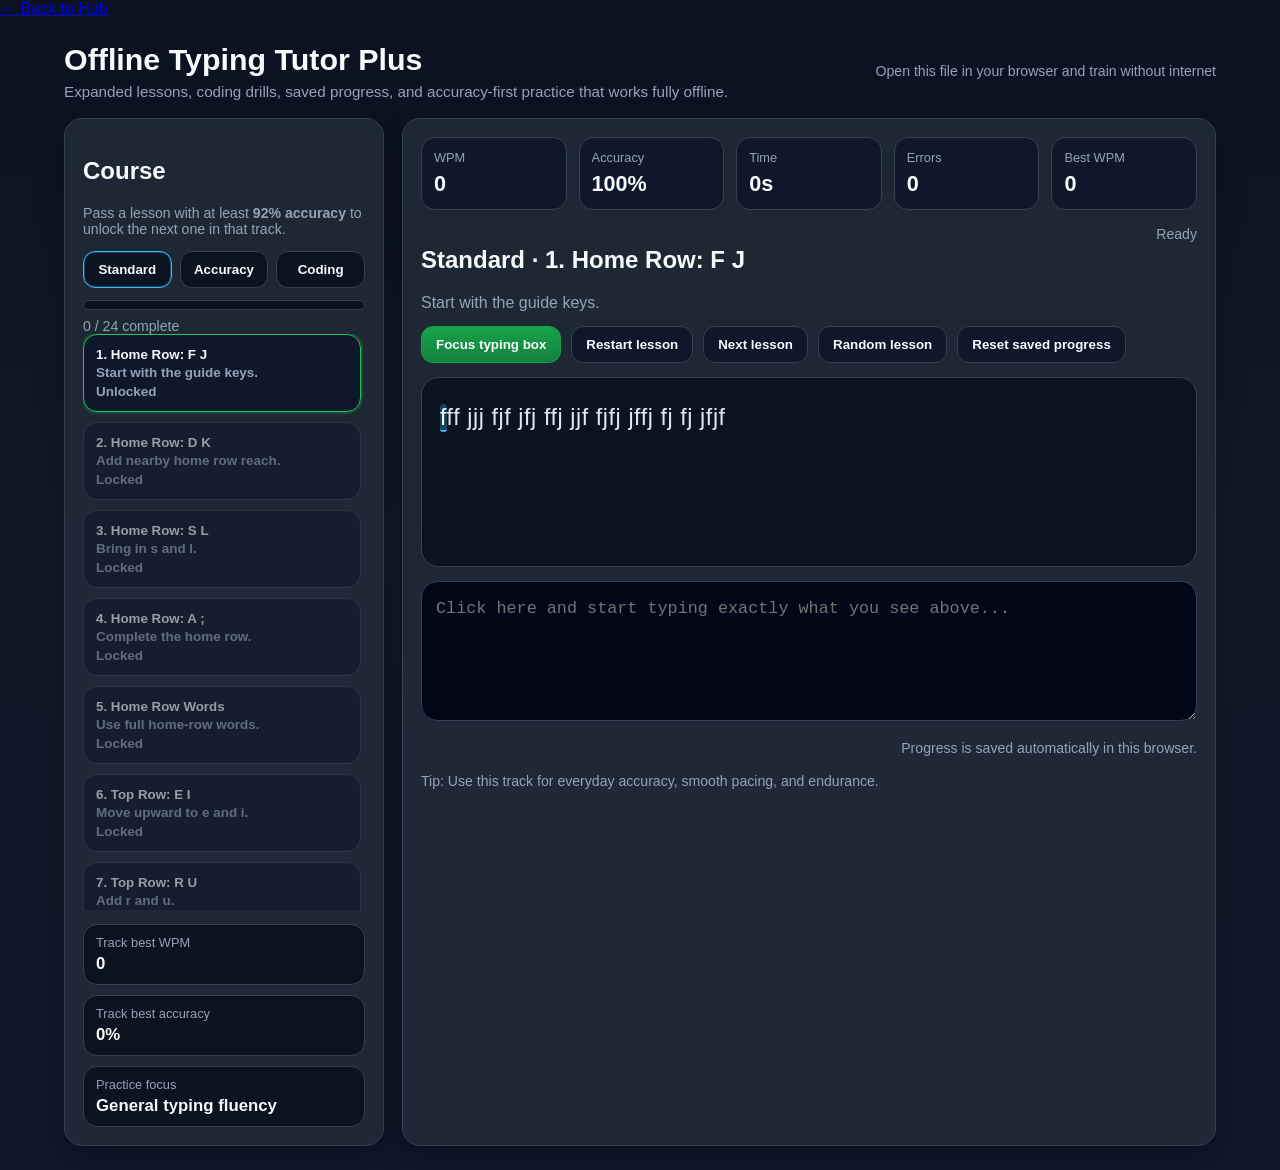
<file: tools/Typing-tutor/V2-typing_tutor.html>
<!DOCTYPE html>
<html lang="en">
<head>
  <meta charset="UTF-8" />
  <meta name="viewport" content="width=device-width, initial-scale=1.0" />
  <title>Offline Typing Tutor Plus</title>
  <style>
    :root {
      --bg: #111827;
      --panel: #1f2937;
      --panel-2: #0f172a;
      --text: #f8fafc;
      --muted: #94a3b8;
      --accent: #22c55e;
      --accent-2: #38bdf8;
      --warn: #f59e0b;
      --bad: #ef4444;
      --good: #22c55e;
      --border: #334155;
    }

    * { box-sizing: border-box; }
    body {
      margin: 0;
      font-family: Arial, Helvetica, sans-serif;
      background: linear-gradient(180deg, #0b1120, #111827 45%, #0f172a);
      color: var(--text);
      min-height: 100vh;
    }

    .wrap {
      max-width: 1200px;
      margin: 0 auto;
      padding: 24px;
    }

    .topbar {
      display: flex;
      gap: 16px;
      justify-content: space-between;
      align-items: center;
      flex-wrap: wrap;
      margin-bottom: 18px;
    }

    h1 {
      margin: 0;
      font-size: 1.9rem;
    }

    .subtitle {
      color: var(--muted);
      margin-top: 6px;
      font-size: 0.95rem;
    }

    .grid {
      display: grid;
      grid-template-columns: 320px 1fr;
      gap: 18px;
    }

    .card {
      background: rgba(31, 41, 55, 0.96);
      border: 1px solid var(--border);
      border-radius: 18px;
      padding: 18px;
      box-shadow: 0 12px 28px rgba(0,0,0,0.28);
    }

    .lesson-list {
      display: flex;
      flex-direction: column;
      gap: 10px;
      max-height: 64vh;
      overflow: auto;
      padding-right: 4px;
    }

    .lesson-btn {
      width: 100%;
      text-align: left;
      background: var(--panel-2);
      color: var(--text);
      border: 1px solid var(--border);
      border-radius: 14px;
      padding: 12px;
      cursor: pointer;
      transition: 0.15s ease;
    }

    .lesson-btn:hover { border-color: var(--accent-2); transform: translateY(-1px); }
    .lesson-btn.active { border-color: var(--accent); outline: 2px solid rgba(34, 197, 94, 0.18); }
    .lesson-btn.locked { opacity: 0.56; }

    .lesson-title { font-weight: bold; margin-bottom: 3px; }
    .lesson-meta { color: var(--muted); font-size: 0.84rem; }

    .tabs {
      display: grid;
      grid-template-columns: repeat(3, 1fr);
      gap: 8px;
      margin: 14px 0 12px;
    }

    .tab-btn {
      background: #0b1220;
      border: 1px solid var(--border);
      color: var(--text);
      border-radius: 12px;
      padding: 10px 8px;
      cursor: pointer;
      font-weight: 700;
    }

    .tab-btn.active {
      border-color: var(--accent-2);
      box-shadow: inset 0 0 0 1px rgba(56, 189, 248, 0.3);
    }

    .stats {
      display: grid;
      grid-template-columns: repeat(5, minmax(0, 1fr));
      gap: 12px;
      margin-bottom: 16px;
    }

    .stat {
      background: var(--panel-2);
      border: 1px solid var(--border);
      border-radius: 14px;
      padding: 12px;
    }

    .stat-label { color: var(--muted); font-size: 0.8rem; margin-bottom: 6px; }
    .stat-value { font-size: 1.35rem; font-weight: bold; }

    .lesson-header {
      display: flex;
      justify-content: space-between;
      align-items: start;
      gap: 12px;
      flex-wrap: wrap;
      margin-bottom: 14px;
    }

    .lesson-header p { margin: 6px 0 0; color: var(--muted); }

    .controls {
      display: flex;
      gap: 10px;
      flex-wrap: wrap;
      margin-bottom: 14px;
    }

    button {
      background: var(--panel-2);
      color: var(--text);
      border: 1px solid var(--border);
      border-radius: 12px;
      padding: 10px 14px;
      cursor: pointer;
      font-weight: 600;
    }

    button.primary {
      background: linear-gradient(180deg, #16a34a, #15803d);
      border-color: #16a34a;
    }

    button:hover { filter: brightness(1.08); }

    .prompt {
      min-height: 190px;
      background: #0b1220;
      border: 1px solid var(--border);
      border-radius: 18px;
      padding: 18px;
      font-size: 1.45rem;
      line-height: 1.85;
      letter-spacing: 0.025em;
      margin-bottom: 14px;
      word-break: break-word;
      white-space: pre-wrap;
    }

    .char.correct { color: var(--good); }
    .char.incorrect { color: #fff; background: rgba(239, 68, 68, 0.85); border-radius: 4px; }
    .char.current { background: rgba(56, 189, 248, 0.28); border-bottom: 2px solid var(--accent-2); border-radius: 4px; }
    .char.pending { color: #e2e8f0; }

    .inputbox {
      width: 100%;
      min-height: 140px;
      resize: vertical;
      border-radius: 16px;
      border: 1px solid var(--border);
      background: #020617;
      color: var(--text);
      padding: 14px;
      font-size: 1.05rem;
      line-height: 1.5;
      outline: none;
      font-family: Consolas, Monaco, monospace;
    }

    .inputbox:focus {
      border-color: var(--accent-2);
      box-shadow: 0 0 0 3px rgba(56, 189, 248, 0.15);
    }

    .footer-row {
      display: flex;
      justify-content: space-between;
      align-items: center;
      gap: 10px;
      flex-wrap: wrap;
      margin-top: 12px;
    }

    .message { min-height: 22px; font-weight: 600; }
    .good { color: var(--good); }
    .warn { color: var(--warn); }
    .bad { color: var(--bad); }
    .small { color: var(--muted); font-size: 0.88rem; }

    .progress-bar {
      height: 10px;
      background: #0b1220;
      border-radius: 999px;
      overflow: hidden;
      border: 1px solid var(--border);
      margin-top: 10px;
    }

    .progress-fill {
      height: 100%;
      width: 0%;
      background: linear-gradient(90deg, var(--accent-2), var(--accent));
      transition: width 0.2s ease;
    }

    .side-summary {
      margin-top: 14px;
      display: grid;
      gap: 10px;
    }

    .mini-box {
      background: #0b1220;
      border: 1px solid var(--border);
      border-radius: 14px;
      padding: 10px 12px;
    }

    .mini-label { color: var(--muted); font-size: 0.8rem; }
    .mini-value { font-size: 1.05rem; font-weight: 700; margin-top: 4px; }

    @media (max-width: 960px) {
      .grid { grid-template-columns: 1fr; }
      .stats { grid-template-columns: repeat(2, minmax(0, 1fr)); }
      .tabs { grid-template-columns: 1fr; }
      .prompt { font-size: 1.25rem; }
    }
  </style>
</head>
<body>
	<a href="../../index.html" class="back-btn">← Back to Hub</a>
  <div class="wrap">
    <div class="topbar">
      <div>
        <h1>Offline Typing Tutor Plus</h1>
        <div class="subtitle">Expanded lessons, coding drills, saved progress, and accuracy-first practice that works fully offline.</div>
      </div>
      <div class="small">Open this file in your browser and train without internet</div>
    </div>

    <div class="grid">
      <aside class="card">
        <h2>Course</h2>
        <div class="small">Pass a lesson with at least <strong>92% accuracy</strong> to unlock the next one in that track.</div>
        <div class="tabs" id="trackTabs"></div>
        <div class="progress-bar"><div class="progress-fill" id="courseProgress"></div></div>
        <div class="small" id="courseProgressText" style="margin-top:8px;">0 / 0 complete</div>
        <div class="lesson-list" id="lessonList"></div>

        <div class="side-summary">
          <div class="mini-box"><div class="mini-label">Track best WPM</div><div class="mini-value" id="trackBestWpm">0</div></div>
          <div class="mini-box"><div class="mini-label">Track best accuracy</div><div class="mini-value" id="trackBestAccuracy">0%</div></div>
          <div class="mini-box"><div class="mini-label">Practice focus</div><div class="mini-value" id="trackFocus">Home row</div></div>
        </div>
      </aside>

      <main class="card">
        <div class="stats">
          <div class="stat"><div class="stat-label">WPM</div><div class="stat-value" id="wpm">0</div></div>
          <div class="stat"><div class="stat-label">Accuracy</div><div class="stat-value" id="accuracy">100%</div></div>
          <div class="stat"><div class="stat-label">Time</div><div class="stat-value" id="timer">0s</div></div>
          <div class="stat"><div class="stat-label">Errors</div><div class="stat-value" id="errors">0</div></div>
          <div class="stat"><div class="stat-label">Best WPM</div><div class="stat-value" id="bestWpm">0</div></div>
        </div>

        <div class="lesson-header">
          <div>
            <h2 id="currentLessonTitle">Lesson</h2>
            <p id="currentLessonDesc"></p>
          </div>
          <div class="small" id="lessonStatus">Ready</div>
        </div>

        <div class="controls">
          <button class="primary" id="focusBtn">Focus typing box</button>
          <button id="restartBtn">Restart lesson</button>
          <button id="nextBtn">Next lesson</button>
          <button id="shuffleBtn">Random lesson</button>
          <button id="resetProgressBtn">Reset saved progress</button>
        </div>

        <div class="prompt" id="promptDisplay" aria-label="Typing prompt"></div>

        <textarea
          id="typingInput"
          class="inputbox"
          spellcheck="false"
          autocomplete="off"
          autocorrect="off"
          autocapitalize="off"
          placeholder="Click here and start typing exactly what you see above..."
        ></textarea>

        <div class="footer-row">
          <div class="message" id="message"></div>
          <div class="small">Progress is saved automatically in this browser.</div>
        </div>

        <div class="small" id="practiceTip" style="margin-top:14px;">
          Tip: Accuracy first. Keep shoulders relaxed, type the exact characters shown, and slow down when symbols get dense.
        </div>
      </main>
    </div>
  </div>

  <script>
    const tracks = {
      standard: {
        name: 'Standard',
        focus: 'General typing fluency',
        tip: 'Use this track for everyday accuracy, smooth pacing, and endurance.',
        lessons: [
          { title: 'Home Row: F J', desc: 'Start with the guide keys.', text: 'fff jjj fjf jfj ffj jjf fjfj jffj fj fj jfjf' },
          { title: 'Home Row: D K', desc: 'Add nearby home row reach.', text: 'ddd kkk ddk kkd df jk dk kd fj dk jk fd kd' },
          { title: 'Home Row: S L', desc: 'Bring in s and l.', text: 'sss lll as sl ls al sad lad fall flask ask' },
          { title: 'Home Row: A ;', desc: 'Complete the home row.', text: 'aaa ;;; a; ;a all ask dad fall salad flask lads' },
          { title: 'Home Row Words', desc: 'Use full home-row words.', text: 'all falls ask flask salad lads dad adds glass asdf jkl; alas' },
          { title: 'Top Row: E I', desc: 'Move upward to e and i.', text: 'eerie idle file side slide like dislike fields life' },
          { title: 'Top Row: R U', desc: 'Add r and u.', text: 'rural ruler sure rise true user rules under fire' },
          { title: 'Top Row: W O', desc: 'Expand the top row.', text: 'word wood slow flowers power owner lower wool sword' },
          { title: 'Top Row: Q P', desc: 'Finish the top row.', text: 'quip equip people pipe proper power equal quiet popular' },
          { title: 'Bottom Row: C M', desc: 'Start the bottom row.', text: 'calm came comic magic mimic claim calm music camera' },
          { title: 'Bottom Row: V N', desc: 'Add v and n.', text: 'vine seven even never invent novice native divine' },
          { title: 'Bottom Row: B ,', desc: 'Practice b and comma.', text: 'bob, bib, bulb, cabin, noble, blame, become, number' },
          { title: 'Bottom Row: G H', desc: 'Reach center keys smoothly.', text: 'ghost hug high growth hanging gather higher fighting' },
          { title: 'Short Sentences', desc: 'Simple sentence rhythm.', text: 'we rise with quiet focus and build skill one line at a time.' },
          { title: 'Longer Sentences', desc: 'Clean movement over rushing.', text: 'slow hands become steady hands when you choose clean typing over rushing.' },
          { title: 'Numbers and Dates', desc: 'Practice everyday number use.', text: 'April 17 2026, 8 45 AM, 12345, 67890, 42, 108, 365 days.' },
          { title: 'Office Style Lines', desc: 'Common work phrasing.', text: 'Please review the updated document and send the final version by noon tomorrow.' },
          { title: 'Punctuation Mix', desc: 'Handle commas, periods, and questions.', text: 'Hello, team. Did you finish the draft? If not, please send a quick update today.' },
          { title: 'Accuracy Drill 1', desc: 'Similar words and letters.', text: 'form from farm frame flame same some came calm claim' },
          { title: 'Accuracy Drill 2', desc: 'Common finger mix-ups.', text: 'there three where were their thread threat through thought though' },
          { title: 'Paragraph 1', desc: 'A short paragraph for endurance.', text: 'Good typing is built one lesson at a time. Stay relaxed, keep your wrists light, and aim for smooth, accurate movement. Speed comes later.' },
          { title: 'Paragraph 2', desc: 'Moderate work-style paragraph.', text: 'Typing for a living means accuracy matters just as much as speed. A single missed key can change a sentence, confuse a client, or slow down revision work.' },
          { title: 'Paragraph 3', desc: 'Longer concentration drill.', text: 'Strong typists stay calm under pressure. They do not chase speed at the cost of control. They build reliable habits, return to problem keys, and train until clean input feels normal.' },
          { title: 'Paragraph 4', desc: 'Final standard endurance pass.', text: 'Offline practice still works. Sit down, choose one lesson, and give it full attention. Measure your accuracy, notice your weak spots, and repeat until every line feels precise and steady.' }
        ]
      },
      accuracy: {
        name: 'Accuracy',
        focus: 'High-precision error correction',
        tip: 'These lines use look-alike patterns to train careful reading and exact finger placement.',
        lessons: [
          { title: 'Mirror Pairs 1', desc: 'Watch similar patterns.', text: 'deed feed seed need weed reed feel peel heel steel' },
          { title: 'Mirror Pairs 2', desc: 'Slow down and compare.', text: 'late slate plate relate elate create crate trace' },
          { title: 'Transposed Letters', desc: 'Catch order mistakes.', text: 'form from trial trail angle angel causal casual quiet quite' },
          { title: 'Near Keys 1', desc: 'Focus on neighboring keys.', text: 'minimum maximum cinnamon aluminum museum medium premium' },
          { title: 'Near Keys 2', desc: 'Watch repeated letters.', text: 'letter better setter matter pattern batter little kettle' },
          { title: 'Confusing Words 1', desc: 'Read before typing.', text: 'then than them these those theme there three throat' },
          { title: 'Confusing Words 2', desc: 'One wrong letter changes the word.', text: 'loose lose choose chose close clothes whose who is' },
          { title: 'Work Terms 1', desc: 'Useful office-style language.', text: 'confirm copy comment complete compare company compose compact' },
          { title: 'Work Terms 2', desc: 'Dense professional wording.', text: 'attachment attentive attention intention retention revision' },
          { title: 'Symbol Accuracy', desc: 'Switch between letters and symbols.', text: 'end. end, end; end: (end) [end] {end} "end"' },
          { title: 'Number Accuracy', desc: 'Common number clusters.', text: '101 110 1001 1110 2025 2026 2602 6202 9090 9900' },
          { title: 'Short Precision Sentence', desc: 'Steady exact input.', text: 'Type each word exactly once, with no extra spaces, marks, or missing letters.' },
          { title: 'Medium Precision Sentence', desc: 'Stay clean through punctuation.', text: 'Accurate typing saves time because you correct less, reread less, and trust your first draft more.' },
          { title: 'Long Precision Paragraph', desc: 'High-accuracy endurance.', text: 'Precision is a habit. Each correct keystroke reinforces timing, spacing, and control. The goal is not to feel fast for one minute. The goal is to become dependable for hours.' }
        ]
      },
      coding: {
        name: 'Coding',
        focus: 'Symbols, brackets, quotes, and code structure',
        tip: 'This track trains the keys coders miss most: braces, brackets, semicolons, quotes, slashes, underscores, and operators.',
        lessons: [
          { title: 'Brackets 1', desc: 'Open and close symbols cleanly.', text: '() [] {} <> () [] {} <>' },
          { title: 'Brackets 2', desc: 'Nested symbols.', text: '({[]}) {[()]} ([{}]) {{[()]}}' },
          { title: 'Quotes and Commas', desc: 'Mix quotes with separators.', text: '"name", "email", "city", "state", "zip"' },
          { title: 'Operators', desc: 'Basic coding operators.', text: 'a == b && c != d || e <= f && g >= h' },
          { title: 'Assignment Line', desc: 'Simple variable pattern.', text: 'const total_count = itemCount + bonusCount;' },
          { title: 'Function Call', desc: 'Parentheses and commas.', text: 'renderCard(title, subtitle, isActive, itemCount);' },
          { title: 'Object Literal', desc: 'Colons and commas.', text: 'const user = { name: "Zem", level: 3, active: true };' },
          { title: 'Array Line', desc: 'Brackets and strings.', text: 'const tracks = ["standard", "accuracy", "coding"];' },
          { title: 'Conditional', desc: 'If statement precision.', text: 'if (score >= 92 && errors === 0) { unlockNextLesson(); }' },
          { title: 'Loop Line', desc: 'Semicolons and increments.', text: 'for (let i = 0; i < lessons.length; i++) { total += i; }' },
          { title: 'Arrow Function', desc: 'Equals, greater-than, braces.', text: 'const formatName = (first, last) => `${first} ${last}`;' },
          { title: 'JSON Style', desc: 'Structured data typing.', text: '{ "theme": "dark", "fontSize": 16, "autosave": true }' },
          { title: 'Path and Slash', desc: 'File path accuracy.', text: '/src/components/typing-tutor/offline_app/index.html' },
          { title: 'CSS Rule', desc: 'Selectors and punctuation.', text: '.lesson-btn.active { border-color: #22c55e; padding: 12px; }' },
          { title: 'HTML Tag Line', desc: 'Angle brackets and attributes.', text: '<button class="primary" id="nextBtn">Next lesson</button>' },
          { title: 'SQL Line', desc: 'Quotes and commas.', text: 'SELECT id, title FROM lessons WHERE accuracy >= 92 ORDER BY id;' },
          { title: 'Regex Style', desc: 'Slashes and symbols.', text: '/^[A-Za-z0-9_]+@[A-Za-z0-9.-]+\\.[A-Za-z]{2,}$/g' },
          { title: 'Bug Fix Sentence', desc: 'Natural language plus code symbols.', text: 'Check for an extra ) or ; before you save, build, commit, and push.' },
          { title: 'Code Paragraph 1', desc: 'Long code-oriented practice.', text: 'Clean code typing is less about speed and more about exact symbols. One missing bracket, quote, or semicolon can break a build, so train yourself to see every character before you press it.' },
          { title: 'Code Paragraph 2', desc: 'Final coding endurance drill.', text: 'When you practice coding accuracy, pay attention to visual patterns: opening and closing pairs, indentation habits, variable names, and punctuation clusters. Fast debugging starts with clean input.' }
        ]
      }
    };

    const storageKey = 'offlineTypingTutorPlus_v1';
    const lessonList = document.getElementById('lessonList');
    const promptDisplay = document.getElementById('promptDisplay');
    const typingInput = document.getElementById('typingInput');
    const currentLessonTitle = document.getElementById('currentLessonTitle');
    const currentLessonDesc = document.getElementById('currentLessonDesc');
    const message = document.getElementById('message');
    const wpmEl = document.getElementById('wpm');
    const accuracyEl = document.getElementById('accuracy');
    const timerEl = document.getElementById('timer');
    const errorsEl = document.getElementById('errors');
    const bestWpmEl = document.getElementById('bestWpm');
    const lessonStatus = document.getElementById('lessonStatus');
    const courseProgress = document.getElementById('courseProgress');
    const courseProgressText = document.getElementById('courseProgressText');
    const trackTabs = document.getElementById('trackTabs');
    const trackBestWpm = document.getElementById('trackBestWpm');
    const trackBestAccuracy = document.getElementById('trackBestAccuracy');
    const trackFocus = document.getElementById('trackFocus');
    const practiceTip = document.getElementById('practiceTip');

    let state = loadState();
    let currentTrack = state.currentTrack || 'standard';
    let currentLesson = state.currentLessonByTrack[currentTrack] || 0;
    let startedAt = null;
    let timerHandle = null;

    function defaultTrackState(trackKey) {
      return {
        unlocked: 1,
        completed: {},
        bestWpmByLesson: {},
        bestAccuracyByLesson: {},
        currentLesson: 0
      };
    }

    function defaultState() {
      const trackState = {};
      Object.keys(tracks).forEach(key => trackState[key] = defaultTrackState(key));
      return {
        currentTrack: 'standard',
        currentLessonByTrack: { standard: 0, accuracy: 0, coding: 0 },
        tracks: trackState
      };
    }

    function loadState() {
      try {
        const raw = localStorage.getItem(storageKey);
        if (!raw) return defaultState();
        const parsed = JSON.parse(raw);
        const merged = defaultState();
        merged.currentTrack = parsed.currentTrack || merged.currentTrack;
        merged.currentLessonByTrack = { ...merged.currentLessonByTrack, ...(parsed.currentLessonByTrack || {}) };
        Object.keys(merged.tracks).forEach(key => {
          merged.tracks[key] = { ...merged.tracks[key], ...((parsed.tracks || {})[key] || {}) };
        });
        return merged;
      } catch {
        return defaultState();
      }
    }

    function saveState() {
      localStorage.setItem(storageKey, JSON.stringify(state));
    }

    function getTrackState(trackKey = currentTrack) {
      return state.tracks[trackKey];
    }

    function getLessons(trackKey = currentTrack) {
      return tracks[trackKey].lessons;
    }

    function escapedChar(char) {
      return char
        .replace(/&/g, '&amp;')
        .replace(/</g, '&lt;')
        .replace(/>/g, '&gt;')
        .replace(/"/g, '&quot;')
        .replace(/'/g, '&#039;');
    }

    function renderTabs() {
      trackTabs.innerHTML = '';
      Object.entries(tracks).forEach(([key, track]) => {
        const btn = document.createElement('button');
        btn.className = 'tab-btn' + (key === currentTrack ? ' active' : '');
        btn.textContent = track.name;
        btn.addEventListener('click', () => {
          currentTrack = key;
          currentLesson = state.currentLessonByTrack[currentTrack] || 0;
          state.currentTrack = currentTrack;
          saveState();
          loadLesson();
        });
        trackTabs.appendChild(btn);
      });
    }

    function renderLessonList() {
      const lessons = getLessons();
      const trackState = getTrackState();
      lessonList.innerHTML = '';
      lessons.forEach((lesson, index) => {
        const isUnlocked = index < trackState.unlocked;
        const done = !!trackState.completed[index];
        const bestAcc = trackState.bestAccuracyByLesson[index] ?? null;
        const bestWpm = trackState.bestWpmByLesson[index] ?? null;
        const btn = document.createElement('button');
        btn.className = 'lesson-btn' + (index === currentLesson ? ' active' : '') + (!isUnlocked ? ' locked' : '');
        btn.disabled = !isUnlocked;
        btn.innerHTML = `
          <div class="lesson-title">${index + 1}. ${lesson.title}${done ? ' ✓' : ''}</div>
          <div class="lesson-meta">${lesson.desc}</div>
          <div class="lesson-meta" style="margin-top:4px;">${done ? `Best: ${bestWpm || 0} WPM · ${bestAcc || 0}%` : (isUnlocked ? 'Unlocked' : 'Locked')}</div>
        `;
        btn.addEventListener('click', () => {
          if (!isUnlocked) return;
          currentLesson = index;
          state.currentLessonByTrack[currentTrack] = index;
          getTrackState().currentLesson = index;
          saveState();
          loadLesson();
        });
        lessonList.appendChild(btn);
      });

      const completedCount = Object.keys(trackState.completed).length;
      const percent = Math.round((completedCount / lessons.length) * 100);
      courseProgress.style.width = percent + '%';
      courseProgressText.textContent = `${completedCount} / ${lessons.length} complete`;

      const bestWpm = Math.max(0, ...Object.values(trackState.bestWpmByLesson));
      const bestAcc = Math.max(0, ...Object.values(trackState.bestAccuracyByLesson));
      trackBestWpm.textContent = String(bestWpm || 0);
      trackBestAccuracy.textContent = `${bestAcc || 0}%`;
      trackFocus.textContent = tracks[currentTrack].focus;
      practiceTip.textContent = `Tip: ${tracks[currentTrack].tip}`;
    }

    function renderPrompt(inputValue = '') {
      const target = getLessons()[currentLesson].text;
      let html = '';
      for (let i = 0; i < target.length; i++) {
        const expected = target[i];
        const typed = inputValue[i];
        let className = 'pending';
        if (typed != null) className = typed === expected ? 'correct' : 'incorrect';
        if (i === inputValue.length) className = 'current';
        html += `<span class="char ${className}">${escapedChar(expected)}</span>`;
      }
      promptDisplay.innerHTML = html;
    }

    function resetLiveStats() {
      startedAt = null;
      clearInterval(timerHandle);
      timerHandle = null;
      wpmEl.textContent = '0';
      accuracyEl.textContent = '100%';
      timerEl.textContent = '0s';
      errorsEl.textContent = '0';
      bestWpmEl.textContent = String(getTrackState().bestWpmByLesson[currentLesson] || 0);
      lessonStatus.textContent = 'Ready';
      message.textContent = '';
      message.className = 'message';
    }

    function loadLesson() {
      const lesson = getLessons()[currentLesson];
      currentLessonTitle.textContent = `${tracks[currentTrack].name} · ${currentLesson + 1}. ${lesson.title}`;
      currentLessonDesc.textContent = lesson.desc;
      typingInput.value = '';
      renderTabs();
      renderPrompt('');
      resetLiveStats();
      renderLessonList();
    }

    function startTimerIfNeeded() {
      if (startedAt) return;
      startedAt = Date.now();
      lessonStatus.textContent = 'In progress';
      timerHandle = setInterval(updateStats, 200);
    }

    function getElapsedSeconds() {
      if (!startedAt) return 0;
      return Math.max(1, (Date.now() - startedAt) / 1000);
    }

    function countCorrectChars(typed, target) {
      let correct = 0;
      const max = Math.min(typed.length, target.length);
      for (let i = 0; i < max; i++) if (typed[i] === target[i]) correct++;
      return correct;
    }

    function countErrors(typed, target) {
      let errors = 0;
      const max = Math.min(typed.length, target.length);
      for (let i = 0; i < max; i++) if (typed[i] !== target[i]) errors++;
      if (typed.length > target.length) errors += typed.length - target.length;
      return errors;
    }

    function updateStats() {
      const typed = typingInput.value;
      const target = getLessons()[currentLesson].text;
      const elapsed = getElapsedSeconds();
      const correctChars = countCorrectChars(typed, target);
      const netWpm = Math.max(0, ((correctChars / 5) / (elapsed / 60)));
      const accuracy = typed.length === 0 ? 100 : Math.max(0, Math.round((correctChars / typed.length) * 100));
      const errors = countErrors(typed, target);

      wpmEl.textContent = String(Math.round(netWpm));
      accuracyEl.textContent = accuracy + '%';
      timerEl.textContent = Math.floor(elapsed) + 's';
      errorsEl.textContent = String(errors);
      bestWpmEl.textContent = String(getTrackState().bestWpmByLesson[currentLesson] || 0);

      if (typed.length > target.length) {
        lessonStatus.textContent = 'Too many characters typed';
      }
    }

    function finishLesson() {
      clearInterval(timerHandle);
      timerHandle = null;

      const typed = typingInput.value;
      const target = getLessons()[currentLesson].text;
      const elapsed = getElapsedSeconds();
      const correctChars = countCorrectChars(typed, target);
      const accuracy = typed.length === 0 ? 0 : Math.round((correctChars / typed.length) * 100);
      const wpm = Math.max(0, Math.round((correctChars / 5) / (elapsed / 60)));
      const passed = typed === target && accuracy >= 92;
      const trackState = getTrackState();

      trackState.bestWpmByLesson[currentLesson] = Math.max(trackState.bestWpmByLesson[currentLesson] || 0, wpm);
      trackState.bestAccuracyByLesson[currentLesson] = Math.max(trackState.bestAccuracyByLesson[currentLesson] || 0, accuracy);

      if (passed) {
        trackState.completed[currentLesson] = true;
        trackState.unlocked = Math.max(trackState.unlocked, currentLesson + 2);
        message.textContent = `Lesson passed! ${wpm} WPM · ${accuracy}% accuracy.`;
        message.className = 'message good';
        lessonStatus.textContent = 'Passed';
      } else if (typed !== target) {
        message.textContent = 'Not quite. Fix the highlighted mistakes and match the text exactly.';
        message.className = 'message warn';
        lessonStatus.textContent = 'Keep going';
      } else {
        message.textContent = `You finished, but need at least 92% accuracy to unlock the next lesson. Current: ${accuracy}%.`;
        message.className = 'message bad';
        lessonStatus.textContent = 'Retry needed';
      }

      saveState();
      renderLessonList();
      bestWpmEl.textContent = String(trackState.bestWpmByLesson[currentLesson] || 0);
    }

    typingInput.addEventListener('input', () => {
      startTimerIfNeeded();
      const typed = typingInput.value;
      renderPrompt(typed);
      updateStats();
      if (typed === getLessons()[currentLesson].text) finishLesson();
    });

    document.getElementById('focusBtn').addEventListener('click', () => typingInput.focus());
    document.getElementById('restartBtn').addEventListener('click', loadLesson);
    document.getElementById('nextBtn').addEventListener('click', () => {
      const lessons = getLessons();
      const trackState = getTrackState();
      const next = Math.min(currentLesson + 1, trackState.unlocked - 1, lessons.length - 1);
      currentLesson = next;
      state.currentLessonByTrack[currentTrack] = currentLesson;
      trackState.currentLesson = currentLesson;
      saveState();
      loadLesson();
    });

    document.getElementById('shuffleBtn').addEventListener('click', () => {
      const trackState = getTrackState();
      const maxUnlockedIndex = Math.max(0, trackState.unlocked - 1);
      currentLesson = Math.floor(Math.random() * (maxUnlockedIndex + 1));
      state.currentLessonByTrack[currentTrack] = currentLesson;
      trackState.currentLesson = currentLesson;
      saveState();
      loadLesson();
    });

    document.getElementById('resetProgressBtn').addEventListener('click', () => {
      const ok = confirm('Reset all saved progress, best scores, and unlocks across every track?');
      if (!ok) return;
      localStorage.removeItem(storageKey);
      state = defaultState();
      currentTrack = 'standard';
      currentLesson = 0;
      loadLesson();
    });

    window.addEventListener('keydown', (e) => {
      if (e.key === 'Escape') typingInput.blur();
    });

    loadLesson();
  </script>
</body>
</html>
</file>
<file: style.css>
/* ===== GLOBAL SETTINGS ===== */
:root {
    --bg-color: #0f172a;
    --card-color: #1e293b;
    --accent-color: #7c3aed;
    --text-color: #f1f5f9;
}

/* ===== BODY ===== */
body {
    margin: 0;
    font-family: Arial, sans-serif;
    background: var(--bg-color);
    color: var(--text-color);
}

/* ===== HEADER ===== */
header {
    text-align: center;
    padding: 2rem;
    background: var(--card-color);
}

/* ===== GRID ===== */
.tool-grid {
    display: grid;
    grid-template-columns: repeat(auto-fit, minmax(200px, 1fr));
    gap: 20px;
    padding: 2rem;
}

/* ===== TOOL CARDS ===== */
.tool-card {
    background: var(--card-color);
    padding: 1.5rem;
    border-radius: 10px;
    text-decoration: none;
    color: var(--text-color);
    transition: 0.2s;
}

.tool-card:hover {
    transform: scale(1.05);
    background: var(--accent-color);
}

/* ===== FOOTER ===== */
footer {
    text-align: center;
    padding: 1rem;
    background: var(--card-color);
}
</file>
<file: tools/US-map/styles.css>
* { box-sizing: border-box; }
html, body {
  margin: 0;
  height: 100%;
  font-family: Arial, Helvetica, sans-serif;
  background: #08111f;
  color: #ecf2ff;
}
button, input { font: inherit; }

.app-shell {
  min-height: 100vh;
  display: grid;
  grid-template-rows: auto 1fr;
  background:
    radial-gradient(circle at top center, rgba(14, 88, 205, 0.35), transparent 32%),
    linear-gradient(180deg, #06101d 0%, #08111f 100%);
}
.topbar {
  display: grid;
  grid-template-columns: 330px 1fr 320px;
  gap: 18px;
  align-items: center;
  padding: 14px 18px;
  border-bottom: 1px solid rgba(255,255,255,0.08);
}
.brand { display: flex; align-items: center; gap: 12px; }
.brand-icon {
  width: 42px; height: 42px; border-radius: 12px; display: grid; place-items: center;
  background: linear-gradient(180deg, #ff6a5f, #d73c35); font-size: 22px;
  box-shadow: 0 8px 20px rgba(215,60,53,0.35);
}
.brand-title { font-size: 19px; font-weight: 700; }
.brand-sub { font-size: 12px; color: #bfccdf; margin-top: 2px; }

.search-wrap { position: relative; display: flex; justify-content: center; }
.search-box {
  width: min(100%, 760px); display: flex; align-items: center; gap: 8px;
  background: rgba(255,255,255,0.88); border: 2px solid rgba(86, 144, 245, 0.9);
  border-radius: 14px; box-shadow: 0 10px 28px rgba(0,0,0,0.25); padding: 0 10px;
}
.search-icon { font-size: 24px; color: #222; }
#searchInput {
  flex: 1; height: 48px; border: 0; outline: none; background: transparent;
  color: #111; font-size: 18px;
}
.search-clear { color: #333; background: transparent !important; border: 0 !important; box-shadow: none !important; }
.search-dropdown {
  position: absolute; top: calc(100% + 4px); width: min(100%, 760px); max-height: 420px; overflow: auto;
  background: rgba(233,233,233,0.97); color: #111; border-radius: 10px; box-shadow: 0 16px 36px rgba(0,0,0,0.35); z-index: 50;
}
.search-item { padding: 12px 14px; border-bottom: 1px solid rgba(0,0,0,0.08); cursor: pointer; }
.search-item:last-child { border-bottom: 0; }
.search-item:hover { background: #dfe8f7; }
.search-line1 { font-size: 18px; display: flex; gap: 6px; align-items: baseline; }
.search-name { color: #111; }
.search-state { color: #1f5edb; font-weight: 600; }
.search-line2 { margin-top: 3px; font-size: 14px; color: #666; }
.hidden { display: none !important; }

.top-actions { display: flex; justify-content: flex-end; gap: 12px; }
.top-btn, .tool-btn {
  border: 1px solid rgba(255,255,255,0.18); color: #fff; background: rgba(255,255,255,0.08);
  border-radius: 12px; cursor: pointer; box-shadow: inset 0 1px 0 rgba(255,255,255,0.08);
}
.top-btn { padding: 10px 16px; font-weight: 600; }
.tool-btn { width: 42px; height: 42px; font-size: 26px; }
.top-btn:hover, .tool-btn:hover { background: rgba(255,255,255,0.14); }

.main-stage { display: grid; grid-template-columns: 68px 1fr 250px; gap: 14px; padding: 14px; min-height: 0; }
.left-tools { display: flex; flex-direction: column; gap: 10px; align-items: center; padding-top: 8px; }
.map-stage { min-width: 0; display: grid; grid-template-rows: 1fr auto; gap: 10px; }
.map-viewport {
  position: relative; overflow: hidden; border-radius: 18px; background: #b7dff0;
  box-shadow: 0 20px 50px rgba(0,0,0,0.25); border: 1px solid rgba(255,255,255,0.08);
}
.map-scene {
  position: absolute; left: 0; top: 0; transform-origin: 0 0; cursor: grab; user-select: none; touch-action: none;
}
.map-scene.dragging { cursor: grabbing; }
#baseMap { display: block; width: 1499px; height: 1055px; max-width: none; pointer-events: none; }
.overlay-layer { position: absolute; left: 0; top: 0; width: 1499px; height: 1055px; }
.state-hitbox {
  position: absolute; border-radius: 6px; cursor: pointer; background: rgba(255,255,255,0.0); border: 1px solid rgba(255,255,255,0.0);
}
.state-hitbox:hover { background: rgba(64, 153, 255, 0.14); border-color: rgba(64, 153, 255, 0.45); }
.city-dot {
  position: absolute; width: 11px; height: 11px; margin-left: -5.5px; margin-top: -5.5px; border-radius: 50%;
  background: #ffffff; border: 1px solid #6b7280; box-shadow: 0 1px 2px rgba(0,0,0,0.3); cursor: pointer;
}
.city-dot.major {
  width: 14px; height: 14px; margin-left: -7px; margin-top: -7px; background: #ff2323; border-color: #8b0000;
}
.city-dot:hover { transform: scale(1.18); }
.dot-label {
  position: absolute; transform: translate(8px, -9px); color: #0b0b0b; font-size: 12px; font-weight: 700;
  text-shadow: -1px -1px 0 rgba(255,255,255,0.9), 1px -1px 0 rgba(255,255,255,0.9), -1px 1px 0 rgba(255,255,255,0.9), 1px 1px 0 rgba(255,255,255,0.9);
  pointer-events: none;
}
.bottom-hint {
  align-self: center; justify-self: center; padding: 10px 16px; border-radius: 999px;
  background: rgba(0,0,0,0.55); color: #eef2f7; font-size: 14px;
}
.right-panels { display: flex; flex-direction: column; gap: 12px; }
.panel {
  background: rgba(255,255,255,0.92); color: #111827; border-radius: 14px; padding: 14px 16px; box-shadow: 0 14px 36px rgba(0,0,0,0.22);
}
.panel h3 { margin: 0 0 10px; font-size: 16px; }
.panel ul { padding-left: 18px; margin: 0; line-height: 1.8; }
.stat-row { display: flex; justify-content: space-between; padding: 7px 0; border-bottom: 1px solid rgba(0,0,0,0.08); }
.stat-foot { margin-top: 12px; font-size: 12px; color: #666; text-align: center; }
.modal {
  position: fixed; inset: 0; background: rgba(0,0,0,0.55); display: grid; place-items: center; z-index: 120;
}
.modal-card {
  width: min(520px, calc(100vw - 30px)); background: #fff; color: #111; border-radius: 16px; padding: 18px; box-shadow: 0 22px 60px rgba(0,0,0,0.35);
}
@media (max-width: 1200px) {
  .topbar { grid-template-columns: 1fr; }
  .top-actions { justify-content: flex-start; }
  .main-stage { grid-template-columns: 68px 1fr; }
  .right-panels { grid-column: 1 / -1; flex-direction: row; flex-wrap: wrap; }
  .panel { flex: 1 1 260px; }
}
@media (max-width: 760px) {
  .main-stage { grid-template-columns: 1fr; }
  .left-tools { flex-direction: row; justify-content: center; padding-top: 0; }
}
</file>
